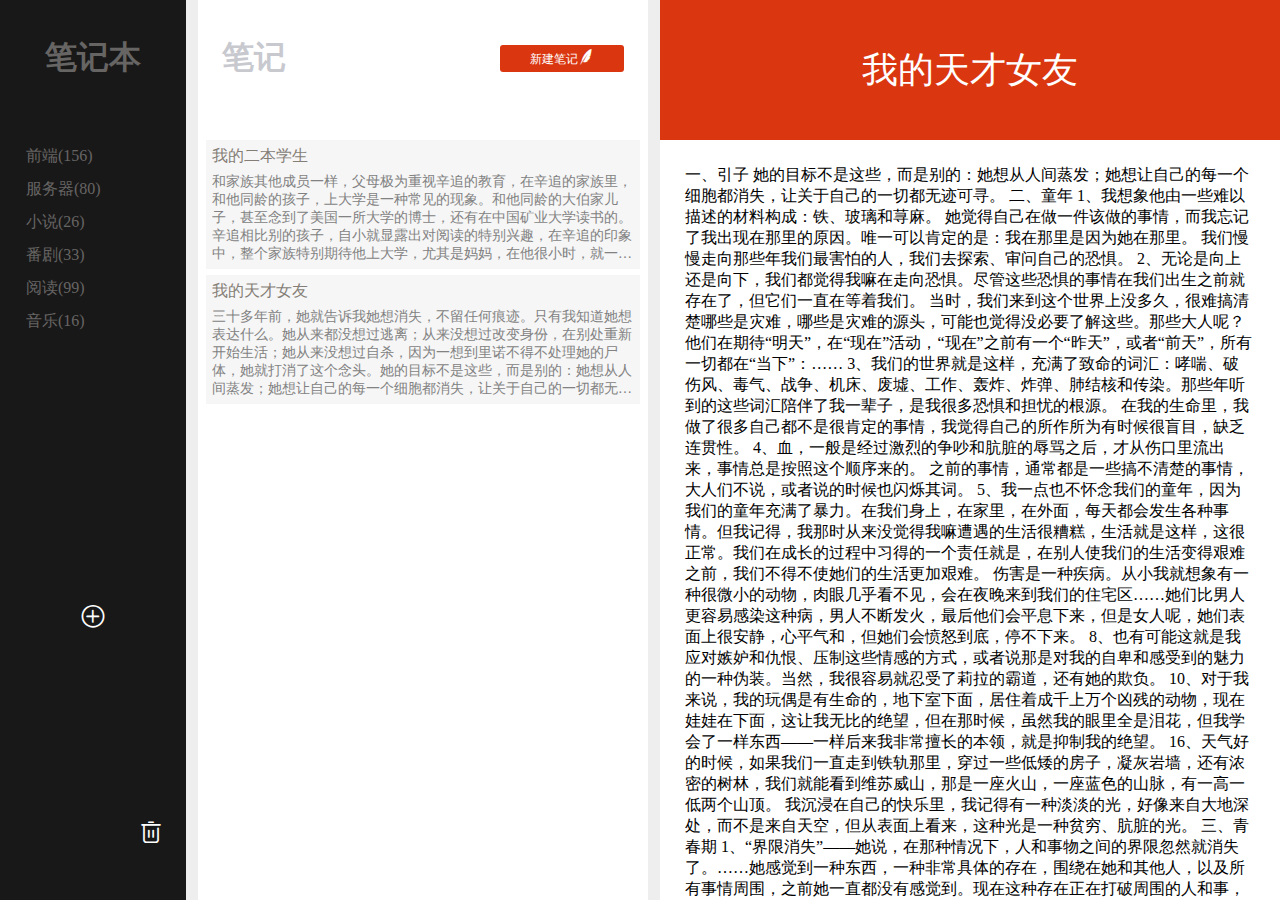
<file: NoteBook/index.html>
<!DOCTYPE html>
<html lang="en">
<head>
  <meta charset="UTF-8">
  <meta http-equiv="X-UA-Compatible" content="IE=edge">
  <meta name="viewport" content="width=device-width, initial-scale=1.0">
  <title>NoteBook</title>
  <link rel="stylesheet" href="./font/iconfont.css">
  <link rel="stylesheet" href="./css/style.css">
</head>
<body>
  <div class="content">
    <!-- 笔记本陈列架 start -->
    <div class="left">
      <div class="title"><h1>笔记本</h1></div>
      <div class="notebookName">
        <ul>
          <li>前端(156)</li>
          <li>服务器(80)</li>
          <li>小说(26)</li>
          <li>番剧(33)</li>
          <li>阅读(99)</li>
          <li>音乐(16)</li>
        </ul>
      </div>
      <div class="addNote"><i class="iconfont icon-xianshi_tianjia"></i></div>
      <div class="delNote"><i class="iconfont icon-shanchu"></i></div>
    </div>
    <!-- 笔记本陈列架 end -->

    <!-- 当前笔记本目录区域 start -->
    <div class="center">
      <div class="title">
        <h1>笔记</h1>
        <div class="editNote">新建笔记<i class="iconfont icon-yongyan"></i></div>
      </div>
      <div class="summary">
        <ul>
          <li>
            <div class="title">我的二本学生</div>
            <p>和家族其他成员一样，父母极为重视辛追的教育，在辛追的家族里，和他同龄的孩子，上大学是一种常见的现象。和他同龄的大伯家儿子，甚至念到了美国一所大学的博士，还有在中国矿业大学读书的。辛追相比别的孩子，自小就显露出对阅读的特别兴趣，在辛追的印象中，整个家族特别期待他上大学，尤其是妈妈，在他很小时，就一次次鼓励他考北大，“北大好啊，你到北大去，妈妈就来北大看你呀”。</p>
          </li>
          <li>
            <div class="title">我的天才女友</div> 
            <p>三十多年前，她就告诉我她想消失，不留任何痕迹。只有我知道她想表达什么。她从来都没想过逃离；从来没想过改变身份，在别处重新开始生活；她从来没想过自杀，因为一想到里诺不得不处理她的尸体，她就打消了这个念头。她的目标不是这些，而是别的：她想从人间蒸发；她想让自己的每一个细胞都消失，让关于自己的一切都无迹可寻。因为我十分了解她，至少我认为我了解她，我觉得她一定找到了办法——不留一丝毛发、从这个世界消失的办法。</p>
          </li>
        </ul>
      </div>
    </div>
    <!-- 当前笔记本目录区域 end -->

    <!-- 当前笔记内容区域 start -->
    <div class="right">
      <div class="top">
        <div class="title">我的天才女友</div>
      </div>
      <div class="content">
        <p>
          一、引子
她的目标不是这些，而是别的：她想从人间蒸发；她想让自己的每一个细胞都消失，让关于自己的一切都无迹可寻。

二、童年
1、我想象他由一些难以描述的材料构成：铁、玻璃和荨麻。
她觉得自己在做一件该做的事情，而我忘记了我出现在那里的原因。唯一可以肯定的是：我在那里是因为她在那里。
我们慢慢走向那些年我们最害怕的人，我们去探索、审问自己的恐惧。
2、无论是向上还是向下，我们都觉得我嘛在走向恐惧。尽管这些恐惧的事情在我们出生之前就存在了，但它们一直在等着我们。
当时，我们来到这个世界上没多久，很难搞清楚哪些是灾难，哪些是灾难的源头，可能也觉得没必要了解这些。那些大人呢？他们在期待“明天”，在“现在”活动，“现在”之前有一个“昨天”，或者“前天”，所有一切都在“当下”：……
3、我们的世界就是这样，充满了致命的词汇：哮喘、破伤风、毒气、战争、机床、废墟、工作、轰炸、炸弹、肺结核和传染。那些年听到的这些词汇陪伴了我一辈子，是我很多恐惧和担忧的根源。
在我的生命里，我做了很多自己都不是很肯定的事情，我觉得自己的所作所为有时候很盲目，缺乏连贯性。
4、血，一般是经过激烈的争吵和肮脏的辱骂之后，才从伤口里流出来，事情总是按照这个顺序来的。
之前的事情，通常都是一些搞不清楚的事情，大人们不说，或者说的时候也闪烁其词。
5、我一点也不怀念我们的童年，因为我们的童年充满了暴力。在我们身上，在家里，在外面，每天都会发生各种事情。但我记得，我那时从来没觉得我嘛遭遇的生活很糟糕，生活就是这样，这很正常。我们在成长的过程中习得的一个责任就是，在别人使我们的生活变得艰难之前，我们不得不使她们的生活更加艰难。
伤害是一种疾病。从小我就想象有一种很微小的动物，肉眼几乎看不见，会在夜晚来到我们的住宅区……她们比男人更容易感染这种病，男人不断发火，最后他们会平息下来，但是女人呢，她们表面上很安静，心平气和，但她们会愤怒到底，停不下来。
8、也有可能这就是我应对嫉妒和仇恨、压制这些情感的方式，或者说那是对我的自卑和感受到的魅力的一种伪装。当然，我很容易就忍受了莉拉的霸道，还有她的欺负。
10、对于我来说，我的玩偶是有生命的，地下室下面，居住着成千上万个凶残的动物，现在娃娃在下面，这让我无比的绝望，但在那时候，虽然我的眼里全是泪花，但我学会了一样东西——一样后来我非常擅长的本领，就是抑制我的绝望。
16、天气好的时候，如果我们一直走到铁轨那里，穿过一些低矮的房子，凝灰岩墙，还有浓密的树林，我们就能看到维苏威山，那是一座火山，一座蓝色的山脉，有一高一低两个山顶。
我沉浸在自己的快乐里，我记得有一种淡淡的光，好像来自大地深处，而不是来自天空，但从表面上看来，这种光是一种贫穷、肮脏的光。

三、青春期
1、“界限消失”——她说，在那种情况下，人和事物之间的界限忽然就消失了。……她感觉到一种东西，一种非常具体的存在，围绕在她和其他人，以及所有事情周围，之前她一直都没有感觉到。现在这种存在正在打破周围的人和事，显露出自己的面目。
6、这是一种可能：要成为事实，那应该产生真正的感情。
我们就像两个老太太一样，在总结自己充满失望的人生。我们手拉着手，没有人能理解我们，只有我们相互了解。
8、她想要改变现状，还是同样的话题：我们应该从穷人变成富人，从一无所有到拥有一切。
13、我希望能激起她的好奇心，让她渴望了解我在外面的生活，让她也介入我的体验，让她也感觉到，她正在失去我的一部分，就像我担心失去她一样。
14、那有什么办法呢，那不勒斯一直都是这样：分割、打碎又重建、钱就流动起来，创造劳动的机会。
父亲紧紧抓住我的手，好像害怕我溜走一样。实际上，我的确想松开他的手，奔跑起来，穿过大路，奔向波光粼粼的大海。
在这个让人震惊的时刻，四处充满了阳光和大海的喧哗，我假装一个人在一座陌生的城市，就像一个全新的我在面对自己的新生。一种全新的生活，从死气沉沉的事物中突然展现出来，我一定能把握住这种新生。我和莉拉，我们在一起战无不胜——我们只有在一起，才能捕捉到那些颜色和声音，还有那些人和事。我们可以讲述故事，赋予那些故事力量。
18、她说：假如没有爱情，不仅人们的生活会变得枯燥，整个城市的生活也会变的无聊。
22、我之前已经提到过了，她将那天发生在她身上的事称为“界限消失”。她告诉我，那就好像一个海上的月圆之夜，忽然天空乌云密布，暴风雨来临，吞没了所有光亮，把那轮皎洁的圆盘打回了原形，让它变成了一团没有任何意义的粗糙物质。
30、这是一种比较久远的担忧，一种从来没有过的恐怖：我担心错过她生命的一些片段，失去她的关注，以及我在她生命中的位置。
33、她脆弱的神经无法再适应没有他的生活，那种荒芜平庸的生活。
34、在读她的信时，我感觉自己能看到、听到她，她的文字传递着她的声音这让我感觉很震撼。这比我们面对面交谈更吸引我，因为写出来的东西要比交谈时更加纯净，去掉了口语中那些混乱的东西，文字栩栩如生。
35、现在，她赋予铜锅一种咄咄逼人的感觉，就像她所面临的难以抉择的处境，她让一把铜锅炸了，像一种暗示，就好像那口锅忽然决定自己裂开。
39、这些想象完全褪色了，也许现在对我们来说：金钱就像水泥，可以加固我的生命，可以防止我们的生命和我最亲爱的人一起溃散，这种感觉越来越强了。但财富最根本的特征已经开始慢慢具体化了，称为每天的生活，称为生意和洽谈。
48、最后，老师说了一句让我至今还记得很清楚的话：“赛鲁罗小时候头脑的聪慧没有找到出口，格雷科，最后她的美丽展现在脸蛋和胸上，还有大腿和屁股上——那些美在这些地方都会昙花一现，就像从来没拥有过一样。”
52、我把我从学校学到的修辞技艺运用到了这里，办法就是：每一次当你不知道怎么回答问题时，你要在前言部分长篇大论，要用一种非常确信的声音分析问题，就好像自己知道结论一样。（莉拉称之为用言语捉弄人）
57、我从来都没看到过她全裸的样子，这让我有些难为情。现在看来，当时我的尴尬是因为自己被她完美的身体所吸引，我见证了她十六岁时的美丽，因为在几小时之后，斯特凡诺就会抚摸她、进入她、改变她，可能会让她怀孕。
但最后，唯一一个挥之不去想法是：在大清早，我从头到脚把她清洗干净，晚上斯特凡诺会把她彻底玷污。
59、在开向贺拉斯街的那段路上，我开始明显地感觉到，自己和其他人格格不入，这让我很不开心。我和那些孩子一起长大，我觉得他们的做法非常正常，他们充满暴力的语言也属于我的世界，但是我的日常生活却走上了另外一条道路。
60、我错了，莉拉还是留在了那里，她受制于那个世界的生活方式，并认为自己已经获得了最好的安置，那个年轻男人是她在这个世界里最好的选择。
她的生活和我的求学之路，已经没有任何共同之处了。忽然间我觉得非常孤单。
        </p>
      </div>
    </div>
    <!-- 当前笔记内容区域 end -->
  </div>
</body>
</html>
</file>
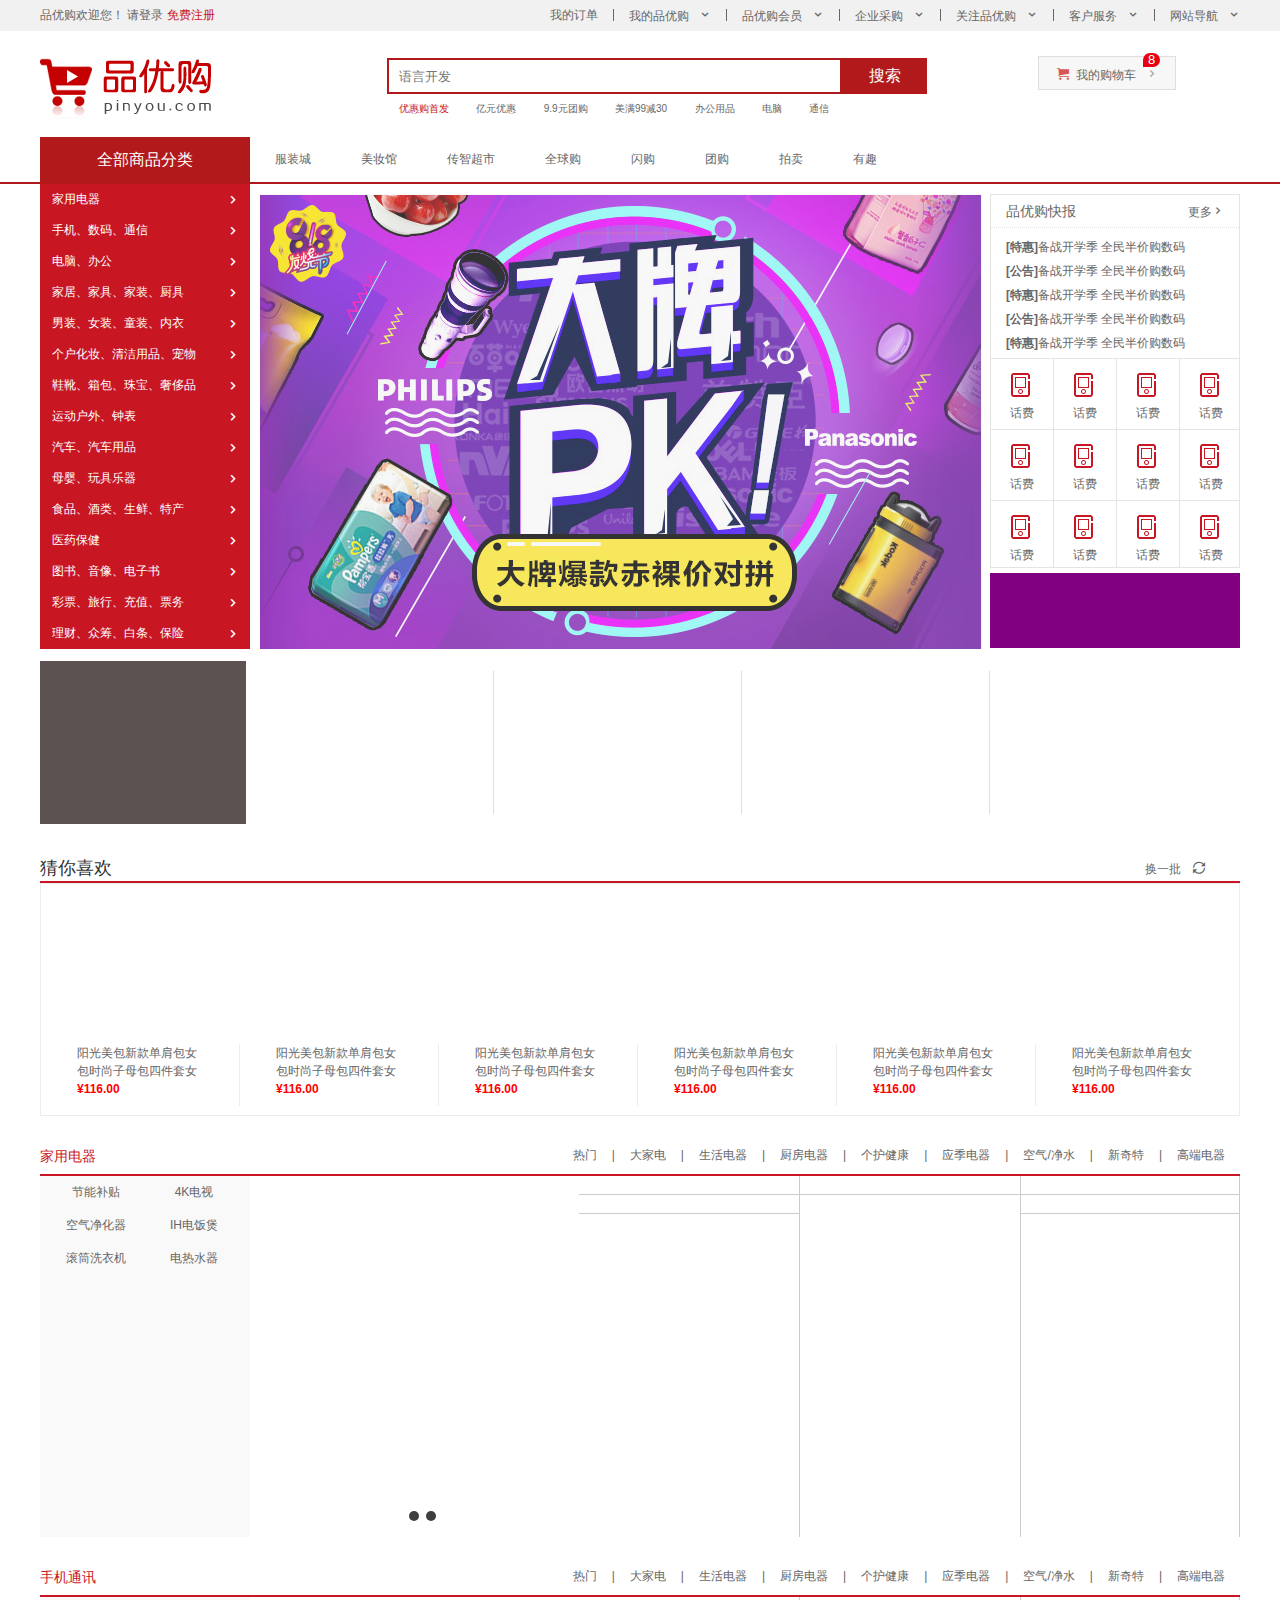
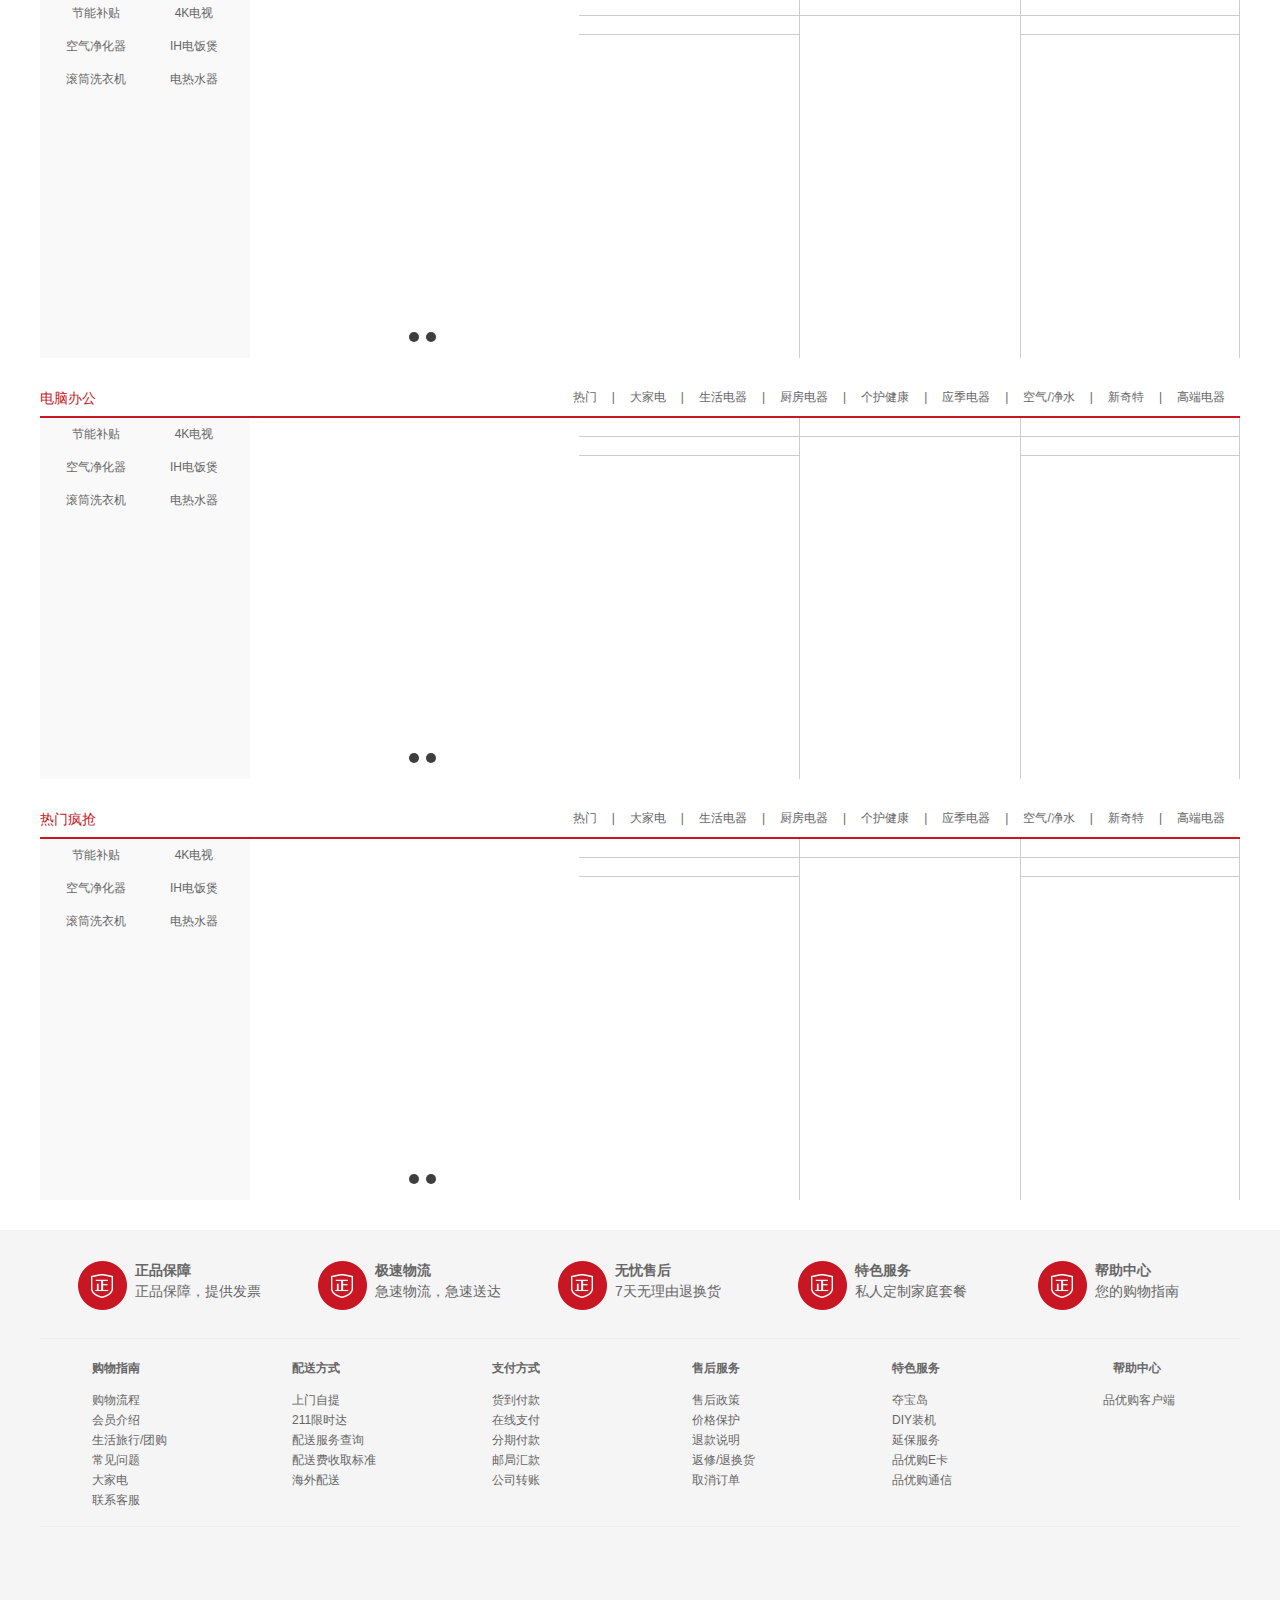
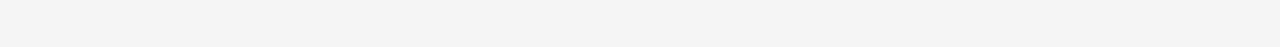
<file: 仿写静态页面/PC端/shopping/index.html>
<!DOCTYPE html>
<html lang="en">

<head>
  <meta charset="UTF-8">
  <meta http-equiv="X-UA-Compatible" content="IE=edge">
  <meta name="viewport" content="width=device-width, initial-scale=1.0">
  <title>品优购(PY.COM)-正品低价、品质保障、配送及时、轻松购物！</title>
  <!-- 网站说明 -->
  <meta name="description" content="品优购PY.COM-专业的综合网上购物商城，为您提供正品低价的购物选择、优质便捷的服务体验。
    商品来自全球数十万品牌商家，囊括家电、手机、电脑、服装、居家、母婴、美妆、个护、食品、生鲜等丰富品类，满足各种购物需求。" />
  <!-- 关键字 -->
  <meta name="Keywords" content="网上购物,网上商城,家电,手机,电脑,服装,居家,母婴,美妆,个护,食品,生鲜,品优购" />
  <!-- 引入favicon图标 -->
  <link rel="shortcut icon" href="favicon.ico" />
  <!-- 引入CSS初始化样式文件 -->
  <link rel="stylesheet" href="css/base.css">
  <!-- 引入CSS公共样式文件 -->
  <link rel="stylesheet" href="css/common.css">
  <!-- 引入index首页样式文件 -->
  <link rel="stylesheet" href="css/index.css">
  <!-- 引入jquery.min.js文件 -->
  <script src="./js/jquery.min.js"></script>
  <!-- 引入index.js文件 -->
  <script src="./js/index.js"></script>
</head>

<body>
  <!-- 电梯导航 start -->
  <div>
    <ul class="fixedtool">
      <li>家用电器</li>
      <li>手机通讯</li>
      <li>电脑办公</li>
      <li>热门疯抢</li>
    </ul>
  </div>
  <!-- 电梯导航 end -->

  <!-- 快捷导航栏模块 start -->
  <section class="shortcut">
    <div class="w">
      <div class="fl">
        <ul>
          <li>品优购欢迎您！&nbsp;</li>
          <li><a href="#">请登录</a>&nbsp;<a href="register.html" class="fontcolor-red">免费注册</a></li>
        </ul>
      </div>
      <div class="fr">
        <ul>
          <li>我的订单</li>
          <li></li>
          <li class="arrow-icon">我的品优购</li>
          <li></li>
          <li class="arrow-icon">品优购会员</li>
          <li></li>
          <li class="arrow-icon">企业采购</li>
          <li></li>
          <li class="arrow-icon">关注品优购</li>
          <li></li>
          <li class="arrow-icon">客户服务</li>
          <li></li>
          <li class="arrow-icon">网站导航</li>
        </ul>
      </div>
    </div>
  </section>
  <!-- 快捷导航栏模块 end -->

  <!-- header头部模块 start -->
  <header class="header w">
    <!-- logo模块 -->
    <div class="logo">
      <h1>
        <a href="#" title="品优购商城logo">品优购商城</a>
      </h1>
    </div>
    <!-- search模块 -->
    <div class="search">
      <input type="text" placeholder="语言开发">
      <button>搜索</button>
    </div>

    <!-- hotwords热关键词模块 -->
    <div class="hotwords">
      <a href="#" class="fontcolor-red">优惠购首发</a>
      <a href="#">亿元优惠</a>
      <a href="#">9.9元团购</a>
      <a href="#">美满99减30</a>
      <a href="#">办公用品</a>
      <a href="#">电脑</a>
      <a href="#">通信</a>
    </div>

    <!-- shopcar购物车模块 -->
    <div class="shopcar">
      <a href="#">我的购物车</a>
      <i class="count">8</i>
    </div>

  </header>
  <!-- header头部模块 end -->

  <!-- nav导航模块 start -->
  <nav class="nav">
    <div class="w">
      <div class="dropdown">
        <div class="dt">全部商品分类</div>
        <div class="dd">
          <ul>
            <li><a href="#">家用电器</a></li>
            <li><a href="list.html">手机、数码、通信</a> </li>
            <li><a href="#">电脑、办公 </a> </li>
            <li><a href="#">家居、家具、家装、厨具 </a> </li>
            <li><a href="#">男装、女装、童装、内衣 </a> </li>
            <li><a href="#">个户化妆、清洁用品、宠物</a> </li>
            <li><a href="#">鞋靴、箱包、珠宝、奢侈品</a> </li>
            <li><a href="#">运动户外、钟表 </a> </li>
            <li><a href="#">汽车、汽车用品 </a> </li>
            <li><a href="#">母婴、玩具乐器 </a> </li>
            <li><a href="#">食品、酒类、生鲜、特产 </a> </li>
            <li><a href="#">医药保健 </a> </li>
            <li><a href="#">图书、音像、电子书 </a> </li>
            <li><a href="#">彩票、旅行、充值、票务 </a> </li>
            <li><a href="#">理财、众筹、白条、保险 </a> </li>
          </ul>
        </div>
      </div>
      <div class="navitems">
        <ul>
          <li><a href="#">服装城</a></li>
          <li><a href="#">美妆馆</a></li>
          <li><a href="#">传智超市</a></li>
          <li><a href="#">全球购 </a></li>
          <li><a href="#">闪购</a></li>
          <li><a href="#">团购 </a></li>
          <li><a href="#">拍卖 </a></li>
          <li><a href="#">有趣</a></li>
        </ul>
      </div>
    </div>
  </nav>
  <!-- nav导航模块 end -->

  <!-- main主要模块 start -->
  <div class="w">
    <div class="main">
      <div class="focus">
        <ul>
          <li><img data-lazy-src="upload/focus1.png" alt=""></li>
        </ul>
      </div>
      <div class="newsflash">
        <div class="news">
          <div class="news_head">
            <h5>品优购快报</h5>
            <a href="#">更多</a>
          </div>
          <div class="news_body">
            <ul>
              <li><a href="#"><strong>[特惠]</strong>备战开学季&nbsp;全民半价购数码</a></li>
              <li><a href="#"><strong>[公告]</strong>备战开学季&nbsp;全民半价购数码</a></li>
              <li><a href="#"><strong>[特惠]</strong>备战开学季&nbsp;全民半价购数码</a></li>
              <li><a href="#"><strong>[公告]</strong>备战开学季&nbsp;全民半价购数码</a></li>
              <li><a href="#"><strong>[特惠]</strong>备战开学季&nbsp;全民半价购数码</a></li>
            </ul>
          </div>
        </div>
        <div class="lifeservice">
          <ul>
            <li><i></i>
              <p>话费</p>
            </li>
            <li><i></i>
              <p>话费</p>
            </li>
            <li><i></i>
              <p>话费</p>
            </li>
            <li><i></i>
              <p>话费</p>
            </li>
            <li><i></i>
              <p>话费</p>
            </li>
            <li><i></i>
              <p>话费</p>
            </li>
            <li><i></i>
              <p>话费</p>
            </li>
            <li><i></i>
              <p>话费</p>
            </li>
            <li><i></i>
              <p>话费</p>
            </li>
            <li><i></i>
              <p>话费</p>
            </li>
            <li><i></i>
              <p>话费</p>
            </li>
            <li><i></i>
              <p>话费</p>
            </li>
          </ul>
        </div>
        <div class="bargain"><img data-lazy-src="upload/bargain.png" alt=""></div>
      </div>
    </div>
  </div>
  <!-- main主要模块 end -->

  <!-- 推荐模块 start -->
  <div class="recom w">
    <div class="recom_hd"><img data-lazy-src="images/recom.png" alt=""></div>
    <div class="recom_bd">
      <ul>
        <li><img data-lazy-src="upload/recom_03.jpg" alt=""></li>
        <li><img data-lazy-src="upload/recom_03.jpg" alt=""></li>
        <li><img data-lazy-src="upload/recom_03.jpg" alt=""></li>
        <li><img data-lazy-src="upload/recom_03.jpg" alt=""></li>
      </ul>
    </div>
  </div>
  <!-- 推荐模块 end -->

  <!-- 猜你喜欢模块 start -->
  <div class="maybe_like w">
    <div class="box_hd">
      <h3 class="title">猜你喜欢</h3>
      <a href="#" class="more-link">换一批
        <i class="iconfont-loop"></i>
      </a>
    </div>
    <div class="box_bd">
      <ul>
        <li>
          <a href="#" class="brick-item">
           <div class="figure-img">
            <img width="160" height="160" data-lazy-src="upload/图层152.png" alt="">
           </div>
           <div class="detail">
            <h4 class="title">阳光美包新款单肩包女</h4>
            <p class="desc">包时尚子母包四件套女</p>
            <p class="price">¥116.00</p>
           </div>
        </a>
        </li>
        <li>
        <a href="#" class="brick-item">
         <div class="figure-img">
          <img width="160" height="160" data-lazy-src="upload/图层152.png" alt="">
         </div>
         <div class="detail">
          <h4 class="title">阳光美包新款单肩包女</h4>
          <p class="desc">包时尚子母包四件套女</p>
          <p class="price">¥116.00</p>
         </div>
      </a>
        </li>
        <li>
          <a href="#" class="brick-item">
           <div class="figure-img">
            <img width="160" height="160" data-lazy-src="upload/图层152.png" alt="">
           </div>
           <div class="detail">
            <h4 class="title">阳光美包新款单肩包女</h4>
            <p class="desc">包时尚子母包四件套女</p>
            <p class="price">¥116.00</p>
           </div>
        </a>
        </li>
        <li>
          <a href="#" class="brick-item">
           <div class="figure-img">
            <img width="160" height="160" data-lazy-src="upload/图层152.png" alt="">
           </div>
           <div class="detail">
            <h4 class="title">阳光美包新款单肩包女</h4>
            <p class="desc">包时尚子母包四件套女</p>
            <p class="price">¥116.00</p>
           </div>
        </a>
        </li>
        <li>
          <a href="#" class="brick-item">
           <div class="figure-img">
            <img width="160" height="160" data-lazy-src="upload/图层152.png" alt="">
           </div>
           <div class="detail">
            <h4 class="title">阳光美包新款单肩包女</h4>
            <p class="desc">包时尚子母包四件套女</p>
            <p class="price">¥116.00</p>
           </div>
        </a>
        </li>
        <li>
          <a href="#" class="brick-item">
           <div class="figure-img">
            <img width="160" height="160" data-lazy-src="upload/图层152.png" alt="">
           </div>
           <div class="detail">
            <h4 class="title">阳光美包新款单肩包女</h4>
            <p class="desc">包时尚子母包四件套女</p>
            <p class="price">¥116.00</p>
           </div>
        </a>
        </li>
      </ul>
    </div>
  </div>
  <!-- 猜你喜欢模块 end -->

  <!-- floor楼层模块 start -->
  <div class="floor">
    <!-- 第一层楼家用电器层 -->
    <div class="jiadian w">
      <div class="box_hd">
        <h3>家用电器</h3>
        <div class="tab_list">
          <ul> 
            <li><a href="#">热门</a>|</li>
            <li><a href="#">大家电</a>|</li>
            <li><a href="#">生活电器</a>|</li>
            <li><a href="#">厨房电器</a>|</li>
            <li><a href="#">个护健康</a>|</li>
            <li><a href="#">应季电器</a>|</li>
            <li><a href="#">空气/净水</a>|</li>
            <li><a href="#">新奇特</a>|</li>
            <li><a href="#">高端电器</a></li>
          </ul>
        </div>
      </div>
      <div class="box_bd">
        <div class="tab_content">
          <div class="tab_list_item">
            <div class="col_210">
              <ul>
                <li><a href="#">节能补贴</a></li>
                <li><a href="#">4K电视</a></li>
                <li><a href="#">空气净化器</a></li>
                <li><a href="#">IH电饭煲</a></li>
                <li><a href="#">滚筒洗衣机</a></li>
                <li><a href="#">电热水器</a></li>
              </ul>
              <a href="#"><img data-lazy-src="upload/floor-1-1.png" alt=""></a>
            </div>
            <div class="col_329">
              <a href="#"><img data-lazy-src="upload/floor-1-b01.png" alt=""></a>
              <div class="swiper-pagination">
                <a href="#" class="swiper-pagination-bullet swiper-pagination-clickable"></a>
                <a href="#" class="swiper-pagination-bullet"></a>
                <a href="#" class="swiper-pagination-bullet"></a>
              </div>
            </div>
            <div class="col_221">
              <a href="#" class="bb"><img data-lazy-src="upload/floor-1-2.png" alt=""></a>
              <a href="#" class="bb"><img data-lazy-src="upload/floor-1-3.png" alt=""></a>
            </div>
            <div class="col_221">
              <a href="#" class="bb"><img data-lazy-src="upload/floor-1-4.png" alt=""></a>
            </div>
            <div class="col_219">
              <a href="#" class="bb"><img data-lazy-src="upload/floor-1-5.png" alt=""></a>
              <a href="#" class="bb"><img data-lazy-src="upload/floor-1-6.png" alt=""></a>
            </div>
          </div>
        </div>
      </div>
    </div>
    <!-- 第二层楼手机通讯层 -->
    <div class="shouji w">
      <div class="box_hd">
        <h3>手机通讯</h3>
        <div class="tab_list">
          <ul> 
            <li><a href="#">热门</a>|</li>
            <li><a href="#">大家电</a>|</li>
            <li><a href="#">生活电器</a>|</li>
            <li><a href="#">厨房电器</a>|</li>
            <li><a href="#">个护健康</a>|</li>
            <li><a href="#">应季电器</a>|</li>
            <li><a href="#">空气/净水</a>|</li>
            <li><a href="#">新奇特</a>|</li>
            <li><a href="#">高端电器</a></li>
          </ul>
        </div>
      </div>
      <div class="box_bd">
        <div class="tab_content">
          <div class="tab_list_item">
            <div class="col_210">
              <ul>
                <li><a href="#">节能补贴</a></li>
                <li><a href="#">4K电视</a></li>
                <li><a href="#">空气净化器</a></li>
                <li><a href="#">IH电饭煲</a></li>
                <li><a href="#">滚筒洗衣机</a></li>
                <li><a href="#">电热水器</a></li>
              </ul>
              <a href="#"><img data-lazy-src="upload/floor-1-1.png" alt=""></a>
            </div>
            <div class="col_329">
              <a href="#"><img data-lazy-src="upload/floor-1-b01.png" alt=""></a>
              <div class="swiper-pagination">
                <a href="#" class="swiper-pagination-bullet swiper-pagination-clickable"></a>
                <a href="#" class="swiper-pagination-bullet"></a>
                <a href="#" class="swiper-pagination-bullet"></a>
              </div>
            </div>
            <div class="col_221">
              <a href="#" class="bb"><img data-lazy-src="upload/floor-1-2.png" alt=""></a>
              <a href="#" class="bb"><img data-lazy-src="upload/floor-1-3.png" alt=""></a>
            </div>
            <div class="col_221">
              <a href="#" class="bb"><img data-lazy-src="upload/floor-1-4.png" alt=""></a>
            </div>
            <div class="col_219">
              <a href="#" class="bb"><img data-lazy-src="upload/floor-1-5.png" alt=""></a>
              <a href="#" class="bb"><img data-lazy-src="upload/floor-1-6.png" alt=""></a>
            </div>
          </div>
        </div>
      </div>
    </div>
    <!-- 第三层楼电脑办公层 -->
    <div class="diannao w">
      <div class="box_hd">
        <h3>电脑办公</h3>
        <div class="tab_list">
          <ul> 
            <li><a href="#">热门</a>|</li>
            <li><a href="#">大家电</a>|</li>
            <li><a href="#">生活电器</a>|</li>
            <li><a href="#">厨房电器</a>|</li>
            <li><a href="#">个护健康</a>|</li>
            <li><a href="#">应季电器</a>|</li>
            <li><a href="#">空气/净水</a>|</li>
            <li><a href="#">新奇特</a>|</li>
            <li><a href="#">高端电器</a></li>
          </ul>
        </div>
      </div>
      <div class="box_bd">
        <div class="tab_content">
          <div class="tab_list_item">
            <div class="col_210">
              <ul>
                <li><a href="#">节能补贴</a></li>
                <li><a href="#">4K电视</a></li>
                <li><a href="#">空气净化器</a></li>
                <li><a href="#">IH电饭煲</a></li>
                <li><a href="#">滚筒洗衣机</a></li>
                <li><a href="#">电热水器</a></li>
              </ul>
              <a href="#"><img data-lazy-src="upload/floor-1-1.png" alt=""></a>
            </div>
            <div class="col_329">
              <a href="#"><img data-lazy-src="upload/floor-1-b01.png" alt=""></a>
              <div class="swiper-pagination">
                <a href="#" class="swiper-pagination-bullet swiper-pagination-clickable"></a>
                <a href="#" class="swiper-pagination-bullet"></a>
                <a href="#" class="swiper-pagination-bullet"></a>
              </div>
            </div>
            <div class="col_221">
              <a href="#" class="bb"><img data-lazy-src="upload/floor-1-2.png" alt=""></a>
              <a href="#" class="bb"><img data-lazy-src="upload/floor-1-3.png" alt=""></a>
            </div>
            <div class="col_221">
              <a href="#" class="bb"><img data-lazy-src="upload/floor-1-4.png" alt=""></a>
            </div>
            <div class="col_219">
              <a href="#" class="bb"><img data-lazy-src="upload/floor-1-5.png" alt=""></a>
              <a href="#" class="bb"><img data-lazy-src="upload/floor-1-6.png" alt=""></a>
            </div>
          </div>
        </div>
      </div>
    </div>
    <!-- 第四层楼热门疯抢层 -->
    <div class="reme w">
      <div class="box_hd">
        <h3>热门疯抢</h3>
        <div class="tab_list">
          <ul> 
            <li><a href="#">热门</a>|</li>
            <li><a href="#">大家电</a>|</li>
            <li><a href="#">生活电器</a>|</li>
            <li><a href="#">厨房电器</a>|</li>
            <li><a href="#">个护健康</a>|</li>
            <li><a href="#">应季电器</a>|</li>
            <li><a href="#">空气/净水</a>|</li>
            <li><a href="#">新奇特</a>|</li>
            <li><a href="#">高端电器</a></li>
          </ul>
        </div>
      </div>
      <div class="box_bd">
        <div class="tab_content">
          <div class="tab_list_item">
            <div class="col_210">
              <ul>
                <li><a href="#">节能补贴</a></li>
                <li><a href="#">4K电视</a></li>
                <li><a href="#">空气净化器</a></li>
                <li><a href="#">IH电饭煲</a></li>
                <li><a href="#">滚筒洗衣机</a></li>
                <li><a href="#">电热水器</a></li>
              </ul>
              <a href="#"><img data-lazy-src="upload/floor-1-1.png" alt=""></a>
            </div>
            <div class="col_329">
              <a href="#"><img data-lazy-src="upload/floor-1-b01.png" alt=""></a>
              <div class="swiper-pagination">
                <a href="#" class="swiper-pagination-bullet swiper-pagination-clickable"></a>
                <a href="#" class="swiper-pagination-bullet"></a>
                <a href="#" class="swiper-pagination-bullet"></a>
              </div>
            </div>
            <div class="col_221">
              <a href="#" class="bb"><img data-lazy-src="upload/floor-1-2.png" alt=""></a>
              <a href="#" class="bb"><img data-lazy-src="upload/floor-1-3.png" alt=""></a>
            </div>
            <div class="col_221">
              <a href="#" class="bb"><img data-lazy-src="upload/floor-1-4.png" alt=""></a>
            </div>
            <div class="col_219">
              <a href="#" class="bb"><img data-lazy-src="upload/floor-1-5.png" alt=""></a>
              <a href="#" class="bb"><img data-lazy-src="upload/floor-1-6.png" alt=""></a>
            </div>
          </div>
        </div>
      </div>
    </div>
  </div>
  <!-- floor楼层模块 end -->

  <!-- 底部footer模块 start-->
  <footer class="footer">
    <div class="w">
      <div class="mod_service">
        <ul>
          <li>
            <h5></h5>
            <div class="service_txt">
              <h4>正品保障</h4>
              <p>正品保障，提供发票</p>
            </div>
          </li>
          <li>
            <h5></h5>
            <div class="service_txt">
              <h4>极速物流</h4>
              <p>急速物流，急速送达</p>
            </div>
          </li>
          <li>
            <h5></h5>
            <div class="service_txt">
              <h4>无忧售后</h4>
              <p>7天无理由退换货</p>
            </div>
          </li>
          <li>
            <h5></h5>
            <div class="service_txt">
              <h4>特色服务</h4>
              <p>私人定制家庭套餐</p>
            </div>
          </li>
          <li>
            <h5></h5>
            <div class="service_txt">
              <h4>帮助中心</h4>
              <p>您的购物指南</p>
            </div>
          </li>
        </ul>
      </div>
      <div class="mod_help">
        <dl>
          <dt>购物指南</dt>
          <dd><a href="#">购物流程</a></dd>
          <dd><a href="#">会员介绍</a></dd>
          <dd><a href="#">生活旅行/团购</a></dd>
          <dd><a href="#">常见问题</a></dd>
          <dd><a href="#">大家电</a></dd>
          <dd><a href="#">联系客服</a></dd>
        </dl>
        <dl>
          <dt>配送方式</dt>
          <dd><a href="#">上门自提</a></dd>
          <dd><a href="#">211限时达</a></dd>
          <dd><a href="#">配送服务查询</a></dd>
          <dd><a href="#">配送费收取标准</a></dd>
          <dd><a href="#">海外配送</a></dd>
        </dl>
        <dl>
          <dt>支付方式</dt>
          <dd><a href="#">货到付款</a></dd>
          <dd><a href="#">在线支付</a></dd>
          <dd><a href="#">分期付款</a></dd>
          <dd><a href="#">邮局汇款</a></dd>
          <dd><a href="#">公司转账</a></dd>
        </dl>
        <dl>
          <dt>售后服务</dt>
          <dd><a href="#">售后政策</a></dd>
          <dd><a href="#">价格保护</a></dd>
          <dd><a href="#">退款说明</a></dd>
          <dd><a href="#">返修/退换货</a></dd>
          <dd><a href="#">取消订单</a></dd>
        </dl>
        <dl>
          <dt>特色服务</dt>
          <dd><a href="#">夺宝岛</a></dd>
          <dd><a href="#">DIY装机</a></dd>
          <dd><a href="#">延保服务</a></dd>
          <dd><a href="#">品优购E卡</a></dd>
          <dd><a href="#">品优购通信</a></dd>
        </dl>
        <dl>
          <dt>帮助中心</dt>
          <dd>
            <img data-lazy-src="images/wx_cz.jpg" alt="图片加载失败">
            品优购客户端
          </dd>
        </dl>
      </div>
    </div>
  </footer>
  <!-- 底部footer模块 end-->

   <!-- 必须在这里引入EasyLazyload.min.js文件 -->
   <script src="./js/EasyLazyload.min.js"></script>
</body>

</html>
</file>
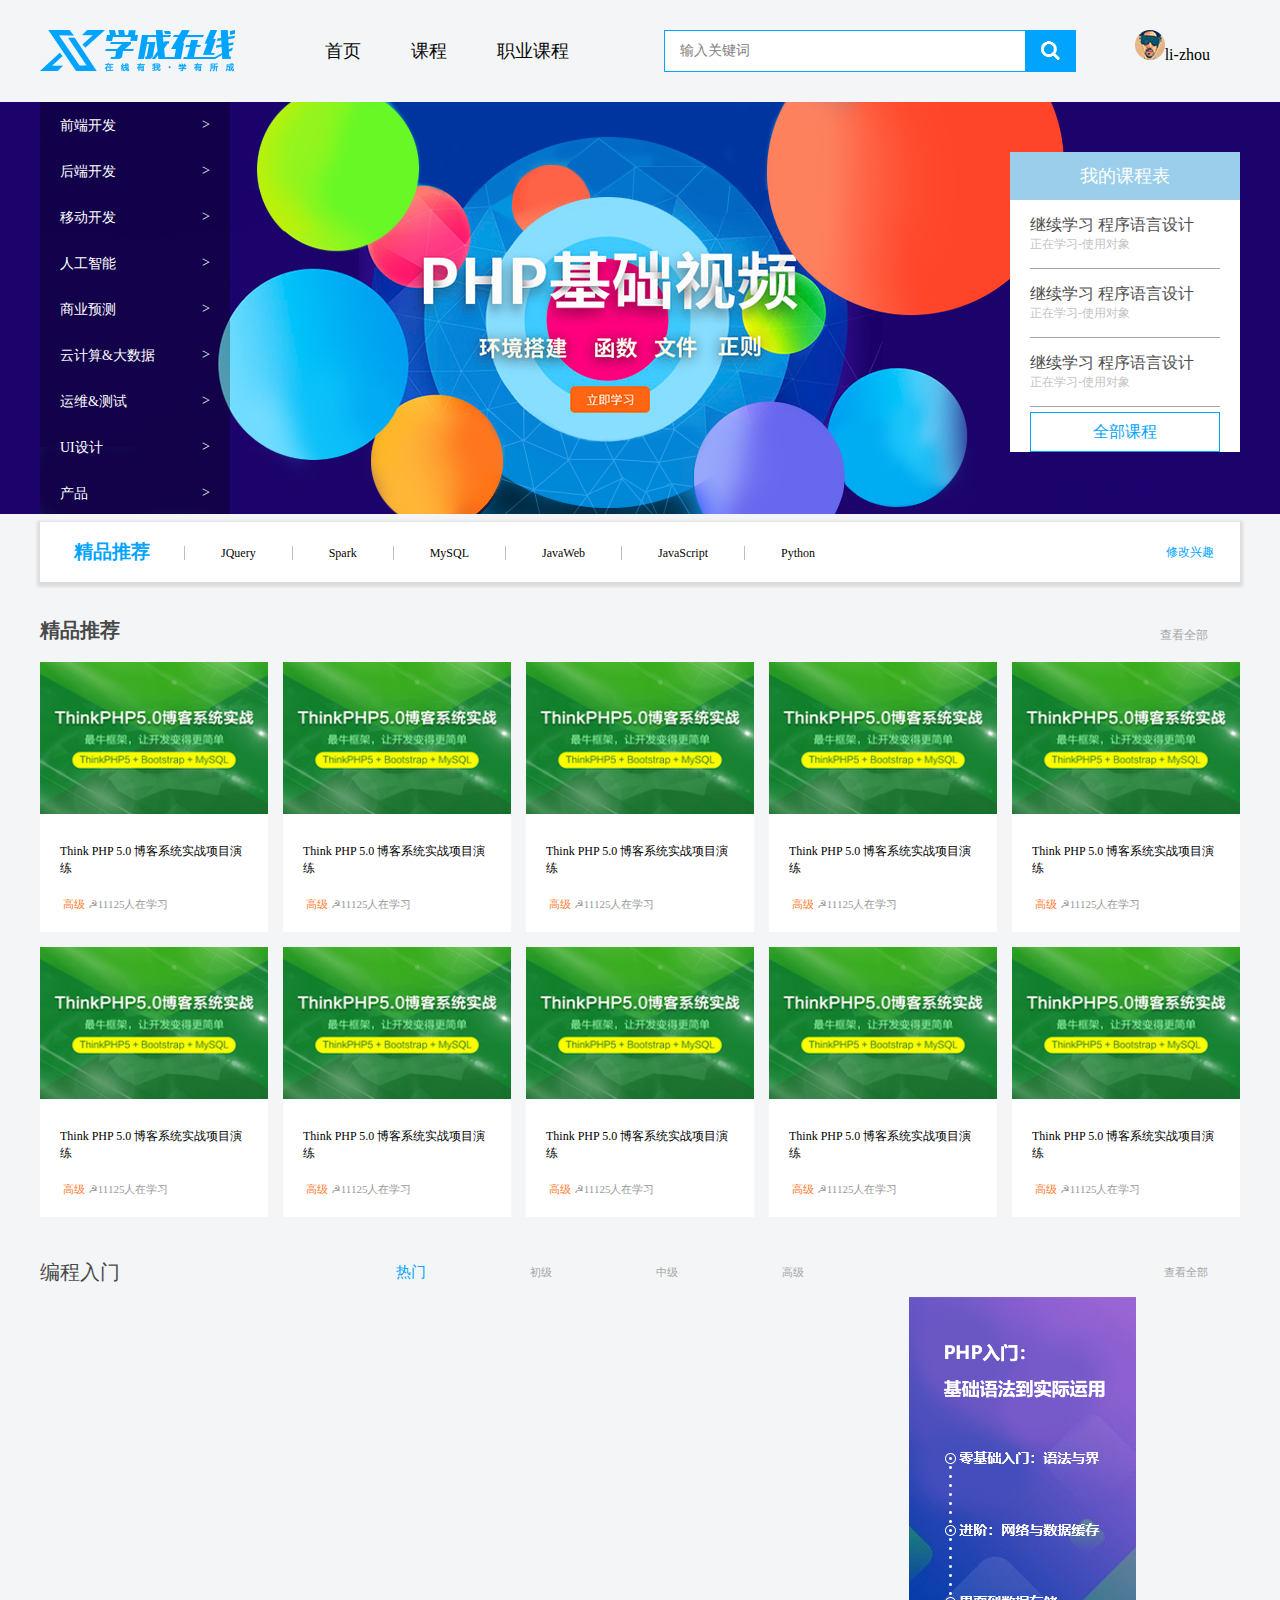
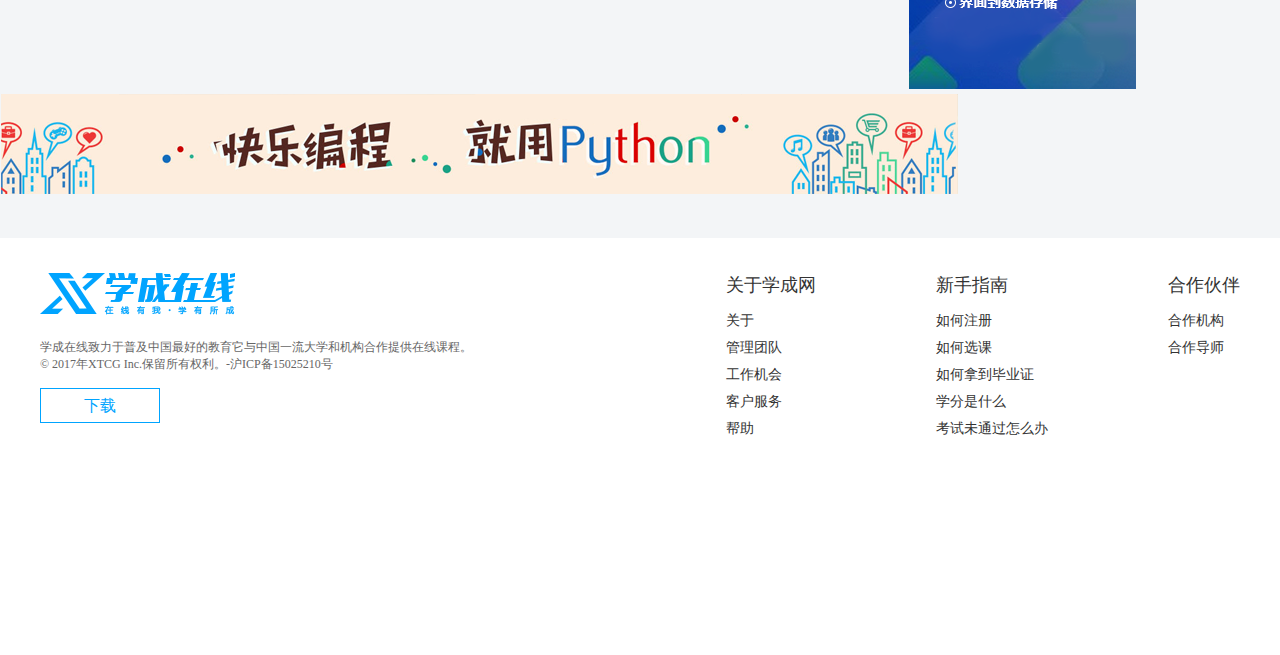
<file: 仿写静态页面/PC端/study/index.html>
<!DOCTYPE html>
<html lang="en">
<head>
    <meta charset="UTF-8">
    <meta http-equiv="X-UA-Compatible" content="IE=edge">
    <meta name="viewport" content="width=device-width, initial-scale=1.0">
    <title>学成在线首页</title>
    <link rel="stylesheet" href="styles.css">
</head>
<body>
    <!-- 头部导航开始了 -->
    <div class="header w">
      <!-- logo部分 -->
      <div class="logo">
        <img src="images/logo.png">
      </div>
      <!-- 导航栏部分 -->
      <div class="nav">
        <ul>
            <li><a href="#">首页</a></li>
            <li><a href="#">课程</a></li>
            <li><a href="#">职业课程</a></li>
        </ul>
      </div>
      <div class="search">
        <input type="text" value="输入关键词">
        <button></button>
      </div>
     <!-- 用户模块 -->
      <div class="user">
        <img src="images/user.png" >li-zhou
      </div>
    </div>
    <!-- 头部导航结束了 -->

    <!-- Banner部分start -->
    <div class="banner">
        <div class="w">
            <div class="subnav">
                <ul>
                    <li><a href="#">前端开发 <span>&gt;</span></a></li>
                    <li><a href="#">后端开发 <span>&gt;</span></a></li>
                    <li><a href="#">移动开发 <span>&gt;</span></a></li>
                    <li><a href="#">人工智能 <span>&gt;</span></a></li>
                    <li><a href="#">商业预测 <span>&gt;</span></a></li>
                    <li><a href="#">云计算&大数据 <span>&gt;</span></a></li>
                    <li><a href="#">运维&测试  <span>&gt;</span></a></li>
                    <li><a href="#">UI设计 <span>&gt;</span></a></li>
                    <li><a href="#">产品 <span>&gt;</span></a></li>
                </ul>
            </div>
            <div class="course">
                <h2>我的课程表</h2>
                <div class="bd">
                    <ul>
                        <li>
                            <h4>继续学习&nbsp;程序语言设计</h4>
                            <p>正在学习-使用对象</p>
                        </li>
                        <li>
                            <h4>继续学习&nbsp;程序语言设计</h4>
                            <p>正在学习-使用对象</p>
                        </li>
                        <li>
                            <h4>继续学习&nbsp;程序语言设计</h4>
                            <p>正在学习-使用对象</p>
                        </li>
                    </ul>
                    <a href="#" class="more">全部课程</a>
                </div>
            </div>
        </div>
    </div>
    <!-- Banner部分end   -->

    <!-- 修改兴趣模块开始 -->
    <div class="goods w">
        <h3>精品推荐</h3>
        <ul class="goodsitems">
            <li><a href="#">JQuery</a></li>
            <li><a href="#">Spark</a></li>
            <li><a href="#">MySQL</a></li>
            <li><a href="#">JavaWeb</a></li>
            <li><a href="#">JavaScript</a></li>
            <li><a href="#">Python</a></li>
        </ul>
        <a href="#" class="mod">修改兴趣</a>
    </div>
    <!-- 修改兴趣模块结束 -->

    <!-- 精品推荐模块开始 -->
    <div class="box w">
        <div class="box-hd">
            <h3>精品推荐</h3>
            <a href="#">查看全部</a>
        </div>
        <div class="box-bd">
            <ul class="clearfix">
                <li>
                    <img src="images/pic.png" alt="加载失败">
                    <h4>Think PHP 5.0 博客系统实战项目演练</h4>
                    <div class="info">
                        <span>高级</span>
                        &#9773;11125人在学习
                    </div>
                </li>
                <li>
                    <img src="images/pic.png" alt="加载失败">
                    <h4>Think PHP 5.0 博客系统实战项目演练</h4>
                    <div class="info">
                        <span>高级</span>
                        &#9773;11125人在学习
                    </div>
                </li>
                <li>
                    <img src="images/pic.png" alt="加载失败">
                    <h4>Think PHP 5.0 博客系统实战项目演练</h4>
                    <div class="info">
                        <span>高级</span>
                        &#9773;11125人在学习
                    </div>
                </li>
                <li>
                    <img src="images/pic.png" alt="加载失败">
                    <h4>Think PHP 5.0 博客系统实战项目演练</h4>
                    <div class="info">
                        <span>高级</span>
                        &#9773;11125人在学习
                    </div>
                </li>
                <li>
                    <img src="images/pic.png" alt="加载失败">
                    <h4>Think PHP 5.0 博客系统实战项目演练</h4>
                    <div class="info">
                        <span>高级</span>
                        &#9773;11125人在学习
                    </div>
                </li>
                <li>
                    <img src="images/pic.png" alt="加载失败">
                    <h4>Think PHP 5.0 博客系统实战项目演练</h4>
                    <div class="info">
                        <span>高级</span>
                        &#9773;11125人在学习
                    </div>
                </li>
                <li>
                    <img src="images/pic.png" alt="加载失败">
                    <h4>Think PHP 5.0 博客系统实战项目演练</h4>
                    <div class="info">
                        <span>高级</span>
                        &#9773;11125人在学习
                    </div>
                </li>
                <li>
                    <img src="images/pic.png" alt="加载失败">
                    <h4>Think PHP 5.0 博客系统实战项目演练</h4>
                    <div class="info">
                        <span>高级</span>
                        &#9773;11125人在学习
                    </div>
                </li>
                <li>
                    <img src="images/pic.png" alt="加载失败">
                    <h4>Think PHP 5.0 博客系统实战项目演练</h4>
                    <div class="info">
                        <span>高级</span>
                        &#9773;11125人在学习
                    </div>
                </li>
                <li>
                    <img src="images/pic.png" alt="加载失败">
                    <h4>Think PHP 5.0 博客系统实战项目演练</h4>
                    <div class="info">
                        <span>高级</span>
                        &#9773;11125人在学习
                    </div>
                </li>
            </ul>
        </div>
    </div>
    <!-- 精品推荐模块结束 -->
    
    <!-- 编程入门栏目模块开始 -->
    <div class="startcoding w">
        <h3>编程入门</h3>
        <ul>
            <li><a href="#" class="a">热门</a></li>
            <li><a href="#">初级</a></li>
            <li><a href="#">中级</a></li>
            <li><a href="#">高级</a></li>
        </ul>
        <a href="#">查看全部</a>
    </div>
    <!-- 编程入门栏目模块结束  -->

    <!-- 编程入门列表模块开始 -->
    <div class="program">
        <div class="leftbanner">
            <img src="images/bcrm1.png" alt="图片加载失败">
        </div>
        <div class="rightbanner">
            <div class="topbanner">
                <img src="images/bcrm2.png" alt="图片加载失败">
                <div class="programitems">
                    <ul>
                        <li></li>
                        <li></li>
                        <li></li>
                        <li></li>
                        <li></li>
                    </ul>
                </div>
            </div>
        </div>
    </div>
    <!-- 编程入门列表模块结束 -->

    <!-- footer准备 -->
    <div class="footer">
        <div class="w">
            <div class="copyright">
                <img src="images/logo.png" alt="加载失败">
                <p>学成在线致力于普及中国最好的教育它与中国一流大学和机构合作提供在线课程。<br>
                    © 2017年XTCG Inc.保留所有权利。-沪ICP备15025210号</p>
                <a href="#">下载</a>
            </div>
            <div class="links">
                <dl>
                    <dt>关于学成网</dt>
                    <dd>关于</dd>
                    <dd>管理团队</dd>
                    <dd>工作机会</dd>
                    <dd>客户服务</dd>
                    <dd>帮助</dd>
                </dl>
                <dl>
                    <dt>新手指南</dt>
                    <dd>如何注册</dd>
                    <dd>如何选课</dd>
                    <dd>如何拿到毕业证</dd>
                    <dd>学分是什么</dd>
                    <dd>考试未通过怎么办</dd>
                </dl>
                <dl>
                    <dt>合作伙伴</dt>
                    <dd>合作机构</dd>
                    <dd>合作导师</dd>
                </dl>
            </div>
        </div>
    </div>
    <!-- footer结束 -->
</body>
</html>
</file>
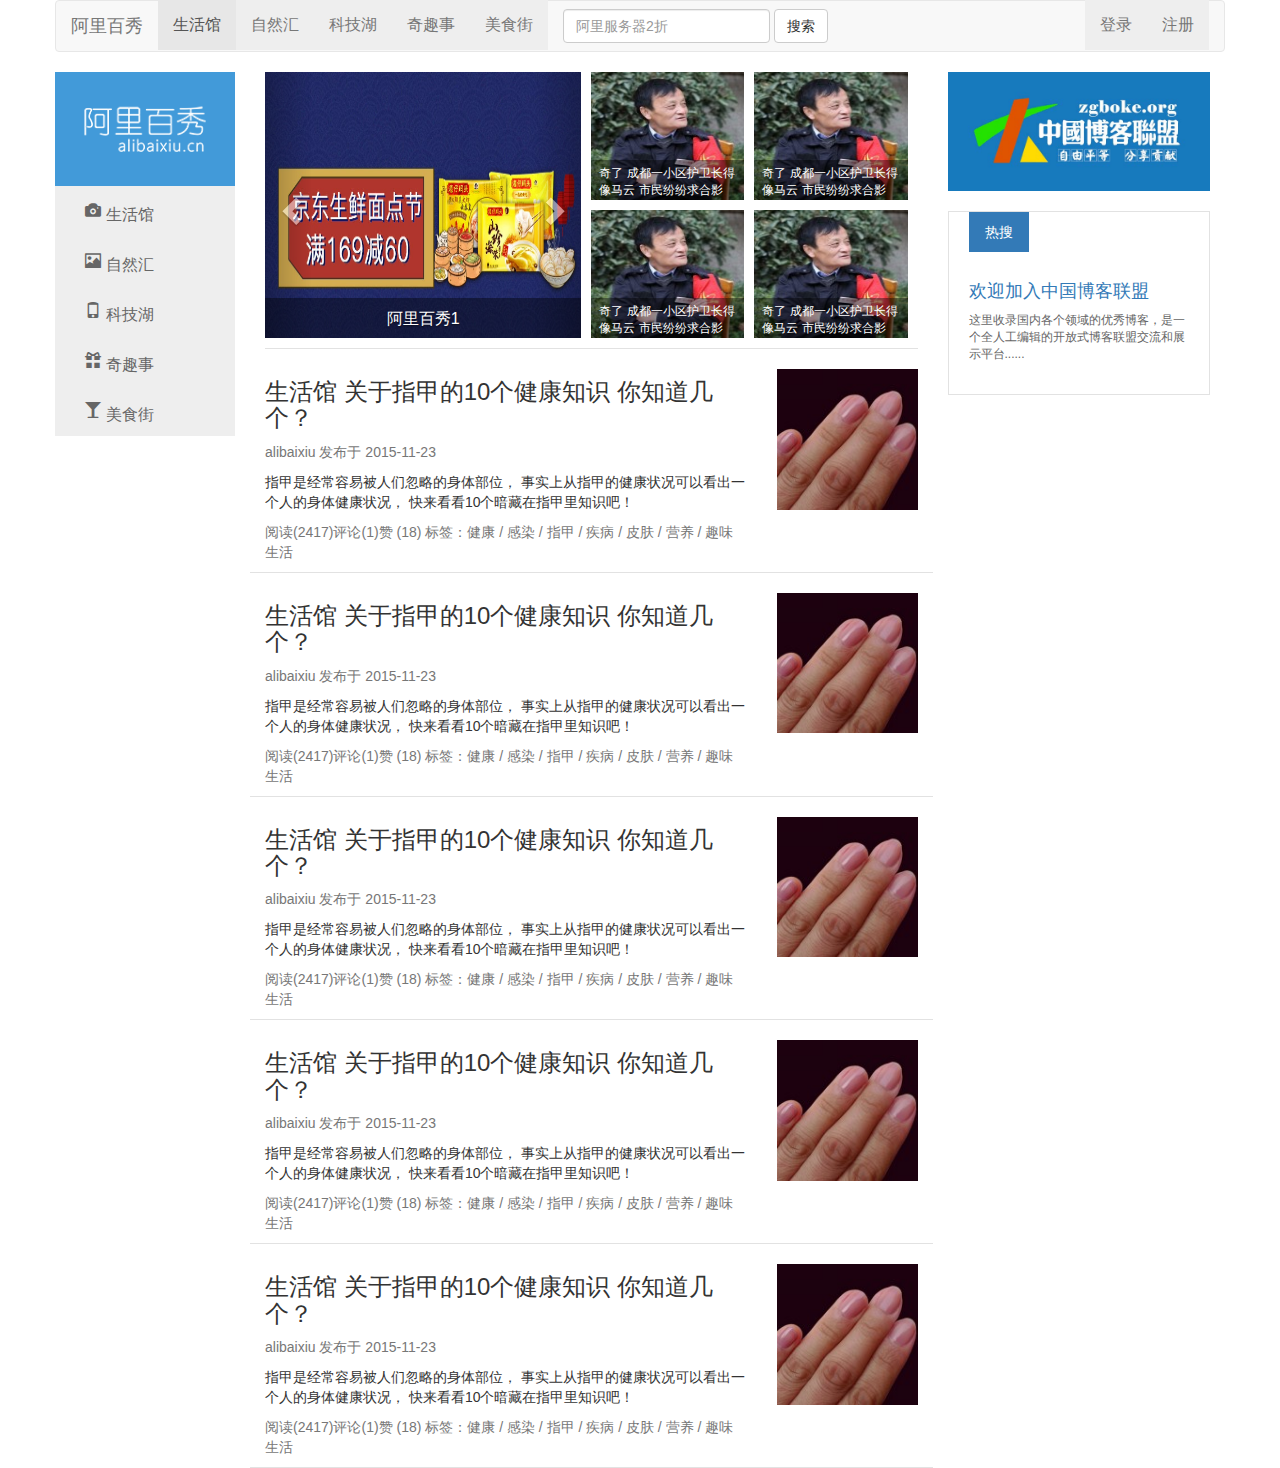
<file: 仿写静态页面/响应式布局/alibaixiu/index.html>
<!DOCTYPE html>
<html lang="en">

<head>
    <meta charset="UTF-8">
    <meta http-equiv="X-UA-Compatible" content="IE=edge">
    <meta name="viewport" content="width=device-width, initial-scale=1.0">
    <!-- 警告：通过 file:// 协议（就是直接将 html 页面拖拽到浏览器中）访问页面时 Respond.js 不起作用 -->
    <!--[if lt IE 9]>
      <script src="https://cdn.jsdelivr.net/npm/html5shiv@3.7.3/dist/html5shiv.min.js"></script>
      <script src="https://cdn.jsdelivr.net/npm/respond.js@1.4.2/dest/respond.min.js"></script>
    <![endif]-->
    <!-- 引入bootstrap css文件 -->
    <link rel="stylesheet" href="./bootstrap/css/bootstrap.min.css">
    <link rel="stylesheet" href="./css/index.css">
    <script src="./bootstrap/js/jquery.min.js"></script>
    <script src="./bootstrap/js/bootstrap.min.js"></script>
    <title>alixiuxiu</title>
</head>

<body>

    <div class="container">
        <div class="row">
            <!-- 导航条 start -->
            <nav class="navbar navbar-default">
                <div class="container-fluid">
                    <!-- Brand and toggle get grouped for better mobile display -->
                    <div class="navbar-header">
                        <button type="button" class="navbar-toggle collapsed" data-toggle="collapse"
                            data-target="#bs-example-navbar-collapse-1" aria-expanded="false">
                            <span class="sr-only">Toggle navigation</span>
                            <span class="icon-bar"></span>
                            <span class="icon-bar"></span>
                            <span class="icon-bar"></span>
                        </button>
                        <a class="navbar-brand" href="#">阿里百秀</a>
                    </div>

                    <!-- Collect the nav links, forms, and other content for toggling -->
                    <div class="collapse navbar-collapse" id="bs-example-navbar-collapse-1">
                        <ul class="nav navbar-nav">
                            <li class="active"><a href="#">生活馆<span class="sr-only">(current)</span></a></li>
                            <li><a href="#">自然汇</a></li>
                            <li><a href="#">科技湖</a></li>
                            <li><a href="#">奇趣事</a></li>
                            <li><a href="#">美食街</a></li>
                        </ul>
                        <form class="navbar-form navbar-left">
                            <div class="form-group">
                                <input type="text" class="form-control" placeholder="阿里服务器2折">
                            </div>
                            <button type="submit" class="btn btn-default">搜索</button>
                        </form>
                        <ul class="nav navbar-nav navbar-right">
                            <li><a href="#" data-toggle="modal" data-target=".login">登录</a></li>
                            <li><a href="#" data-toggle="modal" data-target=".register">注册</a></li>
                        </ul>
                        <!-- 模态框 -->
                        <div class="modal fade login" tabindex="-1" role="dialog">
                            <div class="modal-dialog" role="document">
                                <div class="modal-content">
                                    <div class="modal-header">
                                        <button type="button" class="close" data-dismiss="modal"
                                            aria-label="Close"><span aria-hidden="true">&times;</span></button>
                                        <h4 class="modal-title">用户登录</h4>
                                    </div>
                                    <div class="modal-body">
                                        <form>
                                            <div class="form-group">
                                                <label for="exampleInputEmail1">账号信息</label>
                                                <input type="email" class="form-control" id="exampleInputEmail1"
                                                    placeholder="Email">
                                            </div>
                                            <div class="form-group">
                                                <label for="exampleInputPassword1">密码</label>
                                                <input type="password" class="form-control" id="exampleInputPassword1"
                                                    placeholder="Password">
                                            </div>
                                            <div class="checkbox">
                                                <label>
                                                    <input type="checkbox"> 记住密码
                                                </label>
                                            </div>
                                        </form>
                                    </div>
                                    <div class="modal-footer">
                                        <button type="button" class="btn btn-default" data-dismiss="modal">关闭</button>
                                        <button type="button" class="btn btn-primary">登录</button>
                                    </div>
                                </div><!-- /.modal-content -->
                            </div><!-- /.modal-dialog -->
                        </div><!-- /.modal -->

                        <div class="modal fade register" tabindex="-1" role="dialog">
                            <div class="modal-dialog" role="document">
                                <div class="modal-content">
                                    <div class="modal-header">
                                        <button type="button" class="close" data-dismiss="modal"
                                            aria-label="Close"><span aria-hidden="true">&times;</span></button>
                                        <h4 class="modal-title">注册信息</h4>
                                    </div>
                                    <div class="modal-body">
                                        <form>
                                            <div class="form-group">
                                                <label for="exampleInputEmail1">注册账号</label>
                                                <input type="email" class="form-control" id="exampleInputEmail1"
                                                    placeholder="Email">
                                            </div>
                                            <div class="form-group">
                                                <label for="exampleInputPassword1">注册密码</label>
                                                <input type="password" class="form-control" id="exampleInputPassword1"
                                                    placeholder="Password">
                                            </div>
                                            <div class="form-group">
                                                <label for="exampleInputPassword1">确认密码</label>
                                                <input type="password" class="form-control" id="exampleInputPassword1"
                                                    placeholder="Password">
                                            </div>
                                            <div class="checkbox">
                                                <label>
                                                    <input type="checkbox"> 记住密码
                                                </label>
                                            </div>
                                        </form>
                                    </div>
                                    <div class="modal-footer">
                                        <button type="button" class="btn btn-default" data-dismiss="modal">关闭</button>
                                        <button type="button" class="btn btn-primary">登录</button>
                                    </div>
                                </div><!-- /.modal-content -->
                            </div><!-- /.modal-dialog -->
                        </div><!-- /.modal -->
                    </div><!-- /.navbar-collapse -->
                </div><!-- /.container-fluid -->
            </nav>
            <!-- 导航条 end -->
        </div>
        <div class="row">
            <header class="col-md-2">
                <div class="logo">
                    <span class="visible-xs">阿里百秀</span>
                    <a href="#" class="hidden-xs">
                        <img src="./images/logo.png" alt="">
                    </a>
                </div>
                <div class="nav">
                    <ul>
                        <li>
                            <a href="#" class="glyphicon glyphicon-camera">生活馆</a>
                        </li>
                        <li>
                            <a href="#" class="glyphicon glyphicon-picture">自然汇</a>
                        </li>
                        <li>
                            <a href="#" class="glyphicon glyphicon-phone">科技湖</a>
                        </li>
                        <li>
                            <a href="#" class="glyphicon glyphicon-gift">奇趣事</a>
                        </li>
                        <li>
                            <a href="#" class="glyphicon glyphicon-glass">美食街</a>
                        </li>
                    </ul>
                </div>
            </header>
            <article class="col-md-7">
                <div class="news clearfix">
                    <ul>
                        <li>
                            <div id="carousel-example-generic" class="carousel slide" data-ride="carousel">

                                <!-- Wrapper for slides -->
                                <div class="carousel-inner" role="listbox">
                                    <div class="item active">
                                        <img src="./upload/banner.dpg" alt="...">
                                        <div class="carousel-caption">
                                            阿里百秀1
                                        </div>
                                    </div>
                                    <div class="item">
                                        <img src="./upload/banner1.dpg" alt="...">
                                        <div class="carousel-caption">
                                            阿里百秀2
                                        </div>
                                    </div>
                                    <div class="item">
                                        <img src="./upload/banner2.dpg" alt="...">
                                        <div class="carousel-caption">
                                            阿里百秀3
                                        </div>
                                    </div>
                                    <div class="item">
                                        <img src="./upload/banner3.dpg" alt="...">
                                        <div class="carousel-caption">
                                            阿里百秀4
                                        </div>
                                    </div>
                                </div>

                                <!-- Controls -->
                                <a class="left carousel-control" href="#carousel-example-generic" role="button"
                                    data-slide="prev">
                                    <span class="glyphicon glyphicon-chevron-left" aria-hidden="true"></span>
                                    <span class="sr-only">Previous</span>
                                </a>
                                <a class="right carousel-control" href="#carousel-example-generic" role="button"
                                    data-slide="next">
                                    <span class="glyphicon glyphicon-chevron-right" aria-hidden="true"></span>
                                    <span class="sr-only">Next</span>
                                </a>
                            </div>
                        </li>
                        <li>
                            <a href="#">
                                <img src="./upload/1.jpg" alt="">
                                <p>奇了 成都一小区护卫长得像马云 市民纷纷求合影</p>
                            </a>
                        </li>
                        <li>
                            <a href="#">
                                <img src="./upload/1.jpg" alt="">
                                <p>奇了 成都一小区护卫长得像马云 市民纷纷求合影</p>
                            </a>
                        </li>
                        <li>
                            <a href="#">
                                <img src="./upload/1.jpg" alt="">
                                <p>奇了 成都一小区护卫长得像马云 市民纷纷求合影</p>
                            </a>
                        </li>
                        <li>
                            <a href="#">
                                <img src="./upload/1.jpg" alt="">
                                <p>奇了 成都一小区护卫长得像马云 市民纷纷求合影</p>
                            </a>
                        </li>
                    </ul>
                </div>
                <div class="pubblish">
                    <div class="row">
                        <div class="col-sm-9">
                            <h3>生活馆 关于指甲的10个健康知识 你知道几个？</h3>
                            <p class="hidden-xs text-muted">alibaixiu 发布于 2015-11-23</p>
                            <p class="hidden-xs">指甲是经常容易被人们忽略的身体部位， 事实上从指甲的健康状况可以看出一个人的身体健康状况， 快来看看10个暗藏在指甲里知识吧！</p>
                            <a href="#" class="text-muted">阅读(2417)评论(1)赞 (18) 标签：健康 / 感染 / 指甲 / 疾病 / 皮肤 / 营养 / 趣味生活</a>
                        </div>
                        <div class="pic col-sm-3 hidden-xs">
                            <img src="./upload/4.jpg" alt="">
                        </div>
                    </div>
                    <div class="row">
                        <div class="col-sm-9">
                            <h3>生活馆 关于指甲的10个健康知识 你知道几个？</h3>
                            <p class="hidden-xs text-muted">alibaixiu 发布于 2015-11-23</p>
                            <p class="hidden-xs">指甲是经常容易被人们忽略的身体部位， 事实上从指甲的健康状况可以看出一个人的身体健康状况， 快来看看10个暗藏在指甲里知识吧！</p>
                            <a href="#" class="text-muted">阅读(2417)评论(1)赞 (18) 标签：健康 / 感染 / 指甲 / 疾病 / 皮肤 / 营养 / 趣味生活</a>
                        </div>
                        <div class="pic col-sm-3 hidden-xs">
                            <img src="./upload/4.jpg" alt="">
                        </div>
                    </div>
                    <div class="row">
                        <div class="col-sm-9">
                            <h3>生活馆 关于指甲的10个健康知识 你知道几个？</h3>
                            <p class="hidden-xs text-muted">alibaixiu 发布于 2015-11-23</p>
                            <p class="hidden-xs">指甲是经常容易被人们忽略的身体部位， 事实上从指甲的健康状况可以看出一个人的身体健康状况， 快来看看10个暗藏在指甲里知识吧！</p>
                            <a href="#" class="text-muted">阅读(2417)评论(1)赞 (18) 标签：健康 / 感染 / 指甲 / 疾病 / 皮肤 / 营养 / 趣味生活</a>
                        </div>
                        <div class="pic col-sm-3 hidden-xs">
                            <img src="./upload/4.jpg" alt="">
                        </div>
                    </div>
                    <div class="row">
                        <div class="col-sm-9">
                            <h3>生活馆 关于指甲的10个健康知识 你知道几个？</h3>
                            <p class="hidden-xs text-muted">alibaixiu 发布于 2015-11-23</p>
                            <p class="hidden-xs">指甲是经常容易被人们忽略的身体部位， 事实上从指甲的健康状况可以看出一个人的身体健康状况， 快来看看10个暗藏在指甲里知识吧！</p>
                            <a href="#" class="text-muted">阅读(2417)评论(1)赞 (18) 标签：健康 / 感染 / 指甲 / 疾病 / 皮肤 / 营养 / 趣味生活</a>
                        </div>
                        <div class="pic col-sm-3 hidden-xs">
                            <img src="./upload/4.jpg" alt="">
                        </div>
                    </div>
                    <div class="row">
                        <div class="col-sm-9">
                            <h3>生活馆 关于指甲的10个健康知识 你知道几个？</h3>
                            <p class="hidden-xs text-muted">alibaixiu 发布于 2015-11-23</p>
                            <p class="hidden-xs">指甲是经常容易被人们忽略的身体部位， 事实上从指甲的健康状况可以看出一个人的身体健康状况， 快来看看10个暗藏在指甲里知识吧！</p>
                            <a href="#" class="text-muted">阅读(2417)评论(1)赞 (18) 标签：健康 / 感染 / 指甲 / 疾病 / 皮肤 / 营养 / 趣味生活</a>
                        </div>
                        <div class="pic col-sm-3 hidden-xs">
                            <img src="./upload/4.jpg" alt="">
                        </div>
                    </div>
                </div>
            </article>
            <aside class="col-md-3">
                <a class="banner">
                    <img src="./upload/zgboke.jpg" alt="">
                </a>
                <a class="hot">
                    <span>热搜</span>
                    <h4>欢迎加入中国博客联盟</h4>
                    <p>这里收录国内各个领域的优秀博客，是一个全人工编辑的开放式博客联盟交流和展示平台......</p>
                </a>
            </aside>
        </div>
    </div>
</body>

</html>
</file>
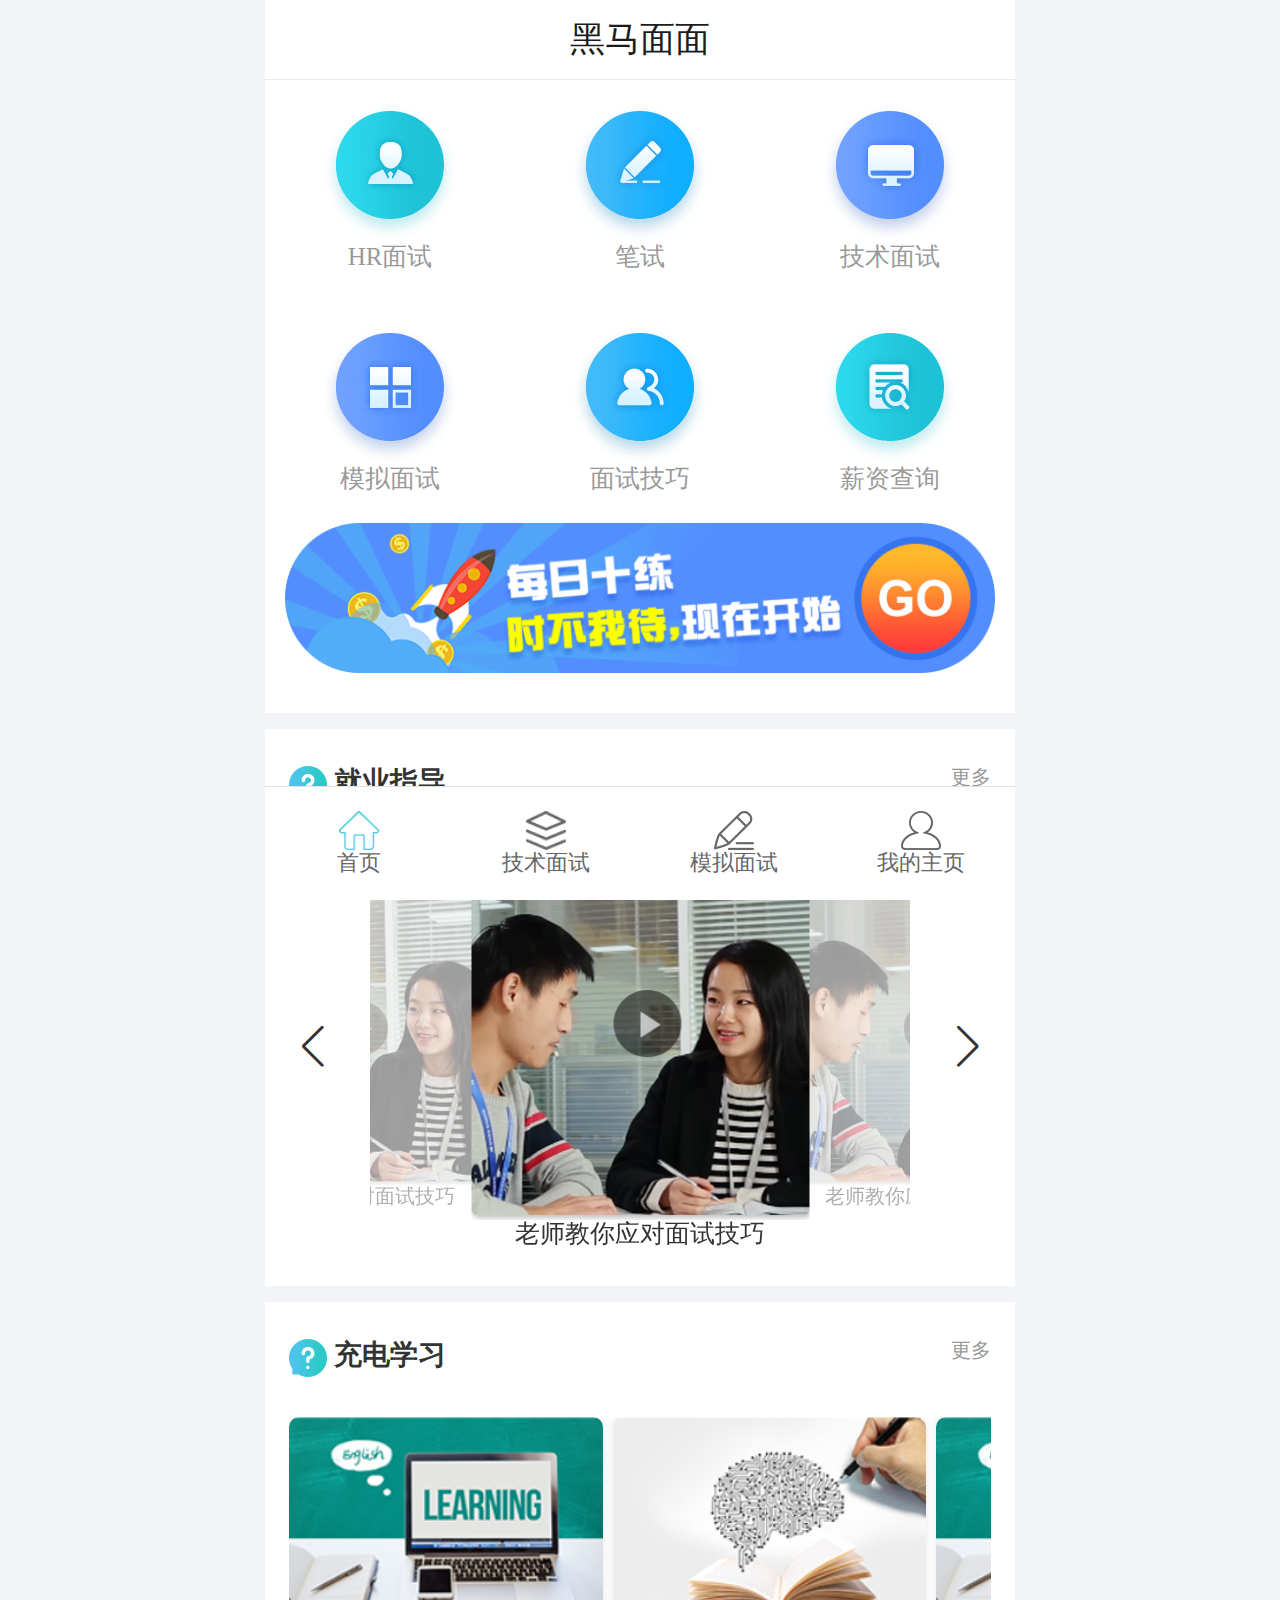
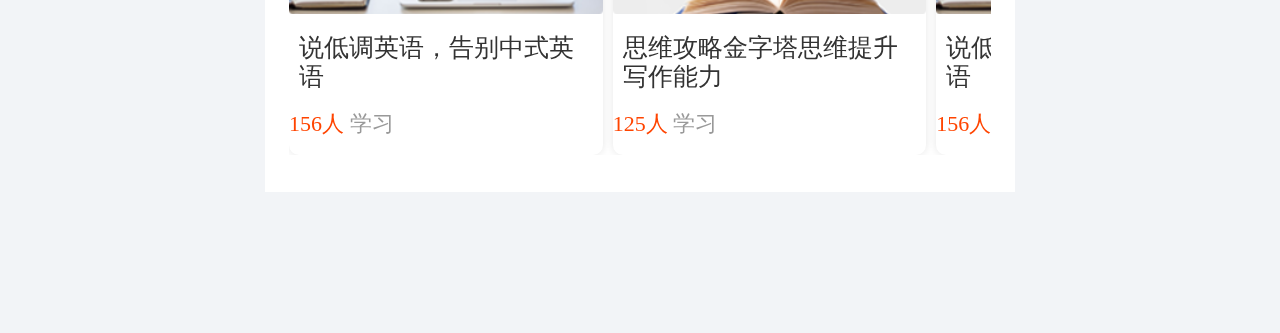
<file: 仿写静态页面/移动端/heimamm/index.html>
<!DOCTYPE html>
<html lang="en">

<head>
    <meta charset="UTF-8">
    <meta http-equiv="X-UA-Compatible" content="IE=edge">
    <meta name="viewport" content="width=device-width, initial-scale=1.0">
    <title>黑马面面</title>
    <link rel="stylesheet" href="./css/normalize.css">
    <link rel="stylesheet" href="./css/swiper.min.css">
    <link rel="stylesheet" href="./css/index.css">
</head>

<body>
    <section class="wrap">
        <!-- 顶部标题 -->
        <header class="header">黑马面面</header>
        <!-- 导航栏 -->
        <nav class="nav">
            <a href="#">
                <img src="./icons/icon1.png" alt="">
                <span>HR面试</span>
            </a>
            <a href="#">
                <img src="./icons/icon2.png" alt="">
                <span>笔试</span>
            </a>
            <a href="#">
                <img src="./icons/icon3.png" alt="">
                <span>技术面试</span>
            </a>
            <a href="#">
                <img src="./icons/icon4.png" alt="">
                <span>模拟面试</span>
            </a>
            <a href="#">
                <img src="./icons/icon5.png" alt="">
                <span>面试技巧</span>
            </a>
            <a href="#">
                <img src="./icons/icon6.png" alt="">
                <span>薪资查询</span>
            </a>
        </nav>
        <!-- go banner -->
        <section class="go">
            <a href="#">
                <img src="./images/go.png" alt="">
            </a>
        </section>
    </section>
    <!-- 就业指导模块 -->
    <section class="career_guidance">
        <div class="con_hd">
            <h3>
                <i></i>
                就业指导
            </h3>
            <a href="#">更多</a>
        </div>
        <!-- 旋转木马模块 -->
        <div class="get_job_focus">
            <!-- Swiper -->
            <div class="swiper-container get_job_fo">
                <div class="swiper-wrapper">
                    <div class="swiper-slide">
                        <a href="#"><img src="./images/pic.png" alt=""></a>
                        <p>老师教你应对面试技巧</p>
                    </div>
                    <div class="swiper-slide">
                        <a href="#"><img src="./images/pic.png" alt=""></a>
                        <p>老师教你应对面试技巧</p>
                    </div>
                    <div class="swiper-slide">
                        <a href="#"><img src="./images/pic.png" alt=""></a>
                        <p>老师教你应对面试技巧</p>
                    </div>
                </div>
            </div>
            <!-- Add Arrows 根据需求这个代码放到 container外面 添加左右箭头-->
            <div class="swiper-button-next"></div>
            <div class="swiper-button-prev"></div>
        </div>
    </section>
    <!-- 充电学习模块 -->
    <section class="recharge_learning">
        <div class="con_hd">
            <h3>
                <i></i>
                充电学习
            </h3>
            <a href="#">更多</a>
        </div>
        <div class="study">
            <!-- Swiper -->
            <div class="swiper-container good-good-study">
                <div class="swiper-wrapper">
                    <div class="swiper-slide">
                        <a href="#">
                            <img src="./images/pic1.png" alt="">
                            <h5 class="title">说低调英语，告别中式英语</h5>
                            <p class="price">
                                <span class="num">
                                    156人
                                </span>
                                学习
                            </p>
                        </a>
                    </div>
                    <div class="swiper-slide">
                        <a href="#">
                            <img src="./images/pic2.png" alt="">
                            <h5 class="title">思维攻略金字塔思维提升写作能力</h5>
                            <p class="price">
                                <span class="num">
                                    125人
                                </span>
                                学习
                            </p>
                        </a>
                    </div>
                    <div class="swiper-slide">
                        <a href="#">
                            <img src="./images/pic1.png" alt="">
                            <h5 class="title">说低调英语，告别中式英语</h5>
                            <p class="price">
                                <span class="num">
                                    156人
                                </span>
                                学习
                            </p>
                        </a>
                    </div>
                </div>
            </div>
        </div>
    </section>

    <!-- 底部导航 -->
    <footer class="footer">
        <a href="#"><img src="./icons/home.png" alt=""><span>首页</span></a>
        <a href="#"><img src="./icons/net.png" alt=""><span>技术面试</span></a>
        <a href="#"><img src="./icons/ms.png" alt=""><span>模拟面试</span></a>
        <a href="#"><img src="./icons/user.png" alt=""><span>我的主页</span></a>
    </footer>

    <script src="./js/flexible.js"></script>
    <script src="./js/swiper.min.js"></script>
    <!-- Initialize Swiper -->
    <script>
        (function () {
            var swiper = new Swiper('.get_job_fo', {
                // 能够显示slider的个数
                slidesPerView: 2,
                // 每个slider之间的距离
                spaceBetween: 30,
                centeredSlides: true,
                loop: true,
                // 添加左右箭头
                navigation: {
                    nextEl: '.swiper-button-next',
                    prevEl: '.swiper-button-prev',
                },
            });
        })();
    </script>
    <!-- Initialize Swiper -->
    <script>
        var swiper = new Swiper('.good-good-study', {
            slidesPerView: 2.2,
            spaceBetween: 10,
            pagination: {
                el: '.swiper-pagination',
                clickable: true,
            },
        });
    </script>
</body>

</html>
</file>
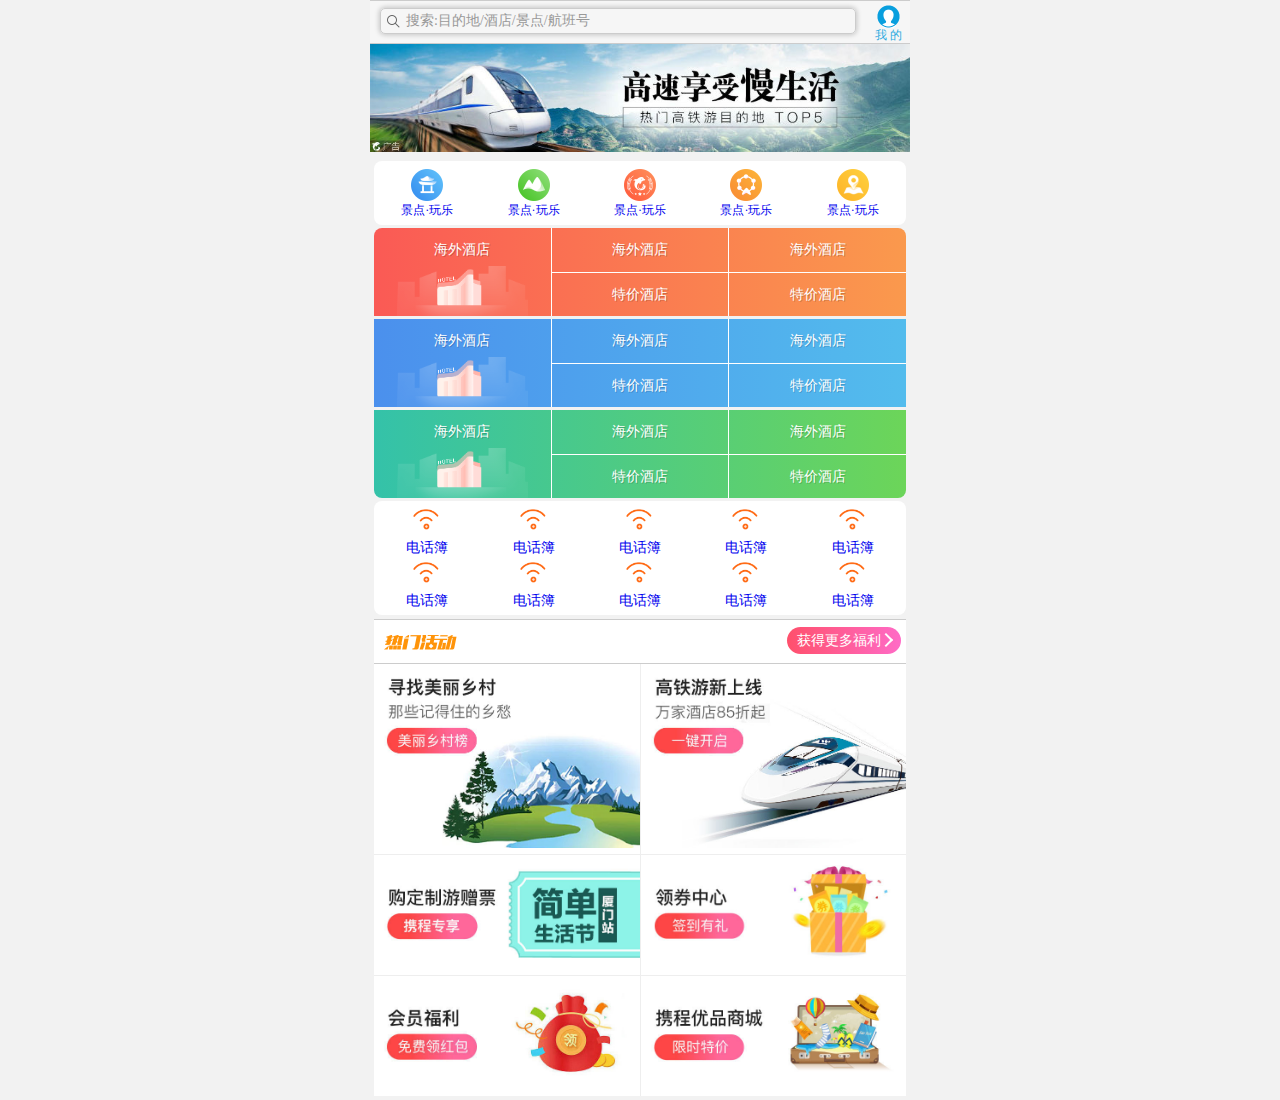
<file: 仿写静态页面/移动端/flex布局/携程/index.html>
<!DOCTYPE html>
<html lang="en">
<head>
    <meta charset="UTF-8">
    <meta http-equiv="X-UA-Compatible" content="IE=edge">
    <meta name="viewport" content="width=device-width, initial-scale=1.0,user-scalable=no,maximum-scale=1.0,minimum-scale=1.0">
    <title>携程在手，说走就走</title>
    <!-- 引入移动端初始化设置css文件 -->
    <link rel="stylesheet" href="css/normalize.css">
    <!-- 引入首页index.css文件 -->
    <link rel="stylesheet" href="css/index.css">
</head>
<body>
    <!-- 顶部搜索框模块 -->
    <div class="search">
        <div class="search-box">搜索:目的地/酒店/景点/航班号</div>
        <a href="#" class="user">我 的</a>
    </div>

    <!-- 焦点图模块 -->
    <div class="focus">
        <img src="upload/focus.jpg" alt="">
    </div>

    <!-- 局部导航栏 -->
    <ul class="local-nav">
        <li>
          <a href="#" title="景点·玩乐">
            <span class="local-nav-icon-icon1"></span>
            <span>景点·玩乐</span>
          </a>
        </li>
        <li>
            <a href="#" title="景点·玩乐">
              <span class="local-nav-icon-icon2"></span>
              <span>景点·玩乐</span>
            </a>
        </li>
        <li>
            <a href="#" title="景点·玩乐">
              <span class="local-nav-icon-icon3"></span>
              <span>景点·玩乐</span>
            </a>
        </li>
        <li>
            <a href="#" title="景点·玩乐">
              <span class="local-nav-icon-icon4"></span>
              <span>景点·玩乐</span>
            </a>
        </li>
        <li>
            <a href="#" title="景点·玩乐">
              <span class="local-nav-icon-icon5"></span>
              <span>景点·玩乐</span>
            </a>
          </li>
    </ul>

    <!-- 主导航栏 -->
    <nav>
        <div class="nav-common">
            <div class="nav-items">
                <a href="#">海外酒店</a>
            </div>
            <div class="nav-items">
                <a href="#">海外酒店</a>
                <a href="#">特价酒店</a>
            </div>
            <div class="nav-items">
                <a href="#">海外酒店</a>
                <a href="#">特价酒店</a>
            </div>
        </div>
        <div class="nav-common">
            <div class="nav-items">
                <a href="#">海外酒店</a>
            </div>
            <div class="nav-items">
                <a href="#">海外酒店</a>
                <a href="#">特价酒店</a>
            </div>
            <div class="nav-items">
                <a href="#">海外酒店</a>
                <a href="#">特价酒店</a>
            </div>
        </div>
        <div class="nav-common">
            <div class="nav-items">
                <a href="#">海外酒店</a>
            </div>
            <div class="nav-items">
                <a href="#">海外酒店</a>
                <a href="#">特价酒店</a>
            </div>
            <div class="nav-items">
                <a href="#">海外酒店</a>
                <a href="#">特价酒店</a>
            </div>
        </div>
    </nav>

    <!-- 侧导航栏 -->
    <ul class="subnav-entry">
        <li>
            <a href="#">
                <span class="subnav-entry-icon"></span>
                <span>电话簿</span>
            </a>
        </li>
        <li>
            <a href="#">
                <span class="subnav-entry-icon"></span>
                <span>电话簿</span>
            </a>
        </li>
        <li>
            <a href="#">
                <span class="subnav-entry-icon"></span>
                <span>电话簿</span>
            </a>
        </li>
        <li>
            <a href="#">
                <span class="subnav-entry-icon"></span>
                <span>电话簿</span>
            </a>
        </li>
        <li>
            <a href="#">
                <span class="subnav-entry-icon"></span>
                <span>电话簿</span>
            </a>
        </li>
        <li>
            <a href="#">
                <span class="subnav-entry-icon"></span>
                <span>电话簿</span>
            </a>
        </li>
        <li>
            <a href="#">
                <span class="subnav-entry-icon"></span>
                <span>电话簿</span>
            </a>
        </li>
        <li>
            <a href="#">
                <span class="subnav-entry-icon"></span>
                <span>电话簿</span>
            </a>
        </li>
        <li>
            <a href="#">
                <span class="subnav-entry-icon"></span>
                <span>电话簿</span>
            </a>
        </li>
        <li>
            <a href="#">
                <span class="subnav-entry-icon"></span>
                <span>电话簿</span>
            </a>
        </li>
    </ul>

    <!-- 热门活动 -->
    <div class="act-box">
        <div class="act-hd">
            <h2>热门活动</h2>
            <a href="#">获得更多福利</a>
        </div>
        <div class="act-bd">
            <div>
                <a href="#"><img src="upload/pic1.jpg" alt=""></a>
                <a href="#"><img src="upload/pic2.jpg" alt=""></a>
            </div>
            <div>
                <a href="#"><img src="upload/pic3.jpg" alt=""></a>
                <a href="#"><img src="upload/pic4.jpg" alt=""></a>
            </div>
            <div>
                <a href="#"><img src="upload/pic5.jpg" alt=""></a>
                <a href="#"><img src="upload/pic6.jpg" alt=""></a>
            </div>
        </div>
    </div>
</body>
</html>
</file>
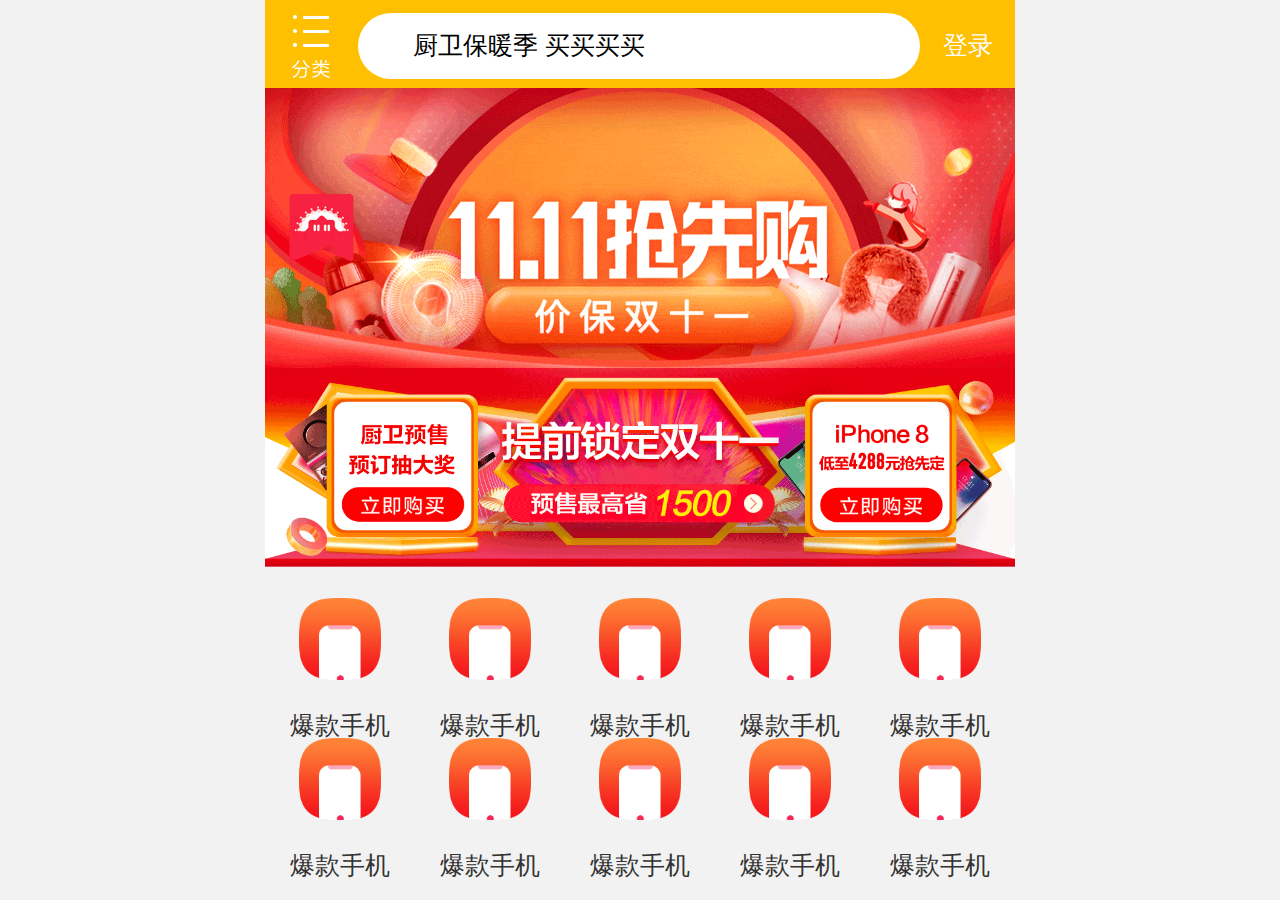
<file: 仿写静态页面/移动端/rem适配/suning/index.html>
<!DOCTYPE html>
<html lang="en">
<head>
    <meta charset="UTF-8">
    <meta http-equiv="X-UA-Compatible" content="IE=edge">
    <meta name="viewport" content="width=device-width, initial-scale=1.0,user-scalable=no,minimum-width=1.0,maximum-width=1.0">
    <title>Document</title>
    <!-- 引入移动端初始样式文件 -->
    <link rel="stylesheet" href="css/normalize.css">
    <!-- 引入index.css样式文件 -->
    <link rel="stylesheet" href="css/index.css">
    
</head>
<body>
    <!-- 顶部搜索框 -->
    <div class="search-content">
        <a href="#" class="category"></a>
        <div class="search">
            <form action="">
                <input type="search" value="厨卫保暖季 买买买买">
            </form>
        </div>
        <a href="#" class="login">登录</a>
    </div>
    <!-- 轮播图 -->
    <div class="banner">
        <img src="upload/banner.gif" alt="">
    </div>
    <!-- 广告部分 -->
    <div class="ad">
        <a href="#"><img src="upload/ad1.gif" alt=""></a>
        <a href="#"><img src="upload/ad2.gif" alt=""></a>
        <a href="#"><img src="upload/ad3.gif" alt=""></a>
    </div>
    <!-- nav部分 -->
    <nav>
        <a href="#">
            <img src="upload/nav1.png" alt="">
            <span>爆款手机</span>
        </a>
        <a href="#">
            <img src="upload/nav1.png" alt="">
            <span>爆款手机</span>
        </a>
        <a href="#">
            <img src="upload/nav1.png" alt="">
            <span>爆款手机</span>
        </a>
        <a href="#">
            <img src="upload/nav1.png" alt="">
            <span>爆款手机</span>
        </a>
        <a href="#">
            <img src="upload/nav1.png" alt="">
            <span>爆款手机</span>
        </a>
        <a href="#">
            <img src="upload/nav1.png" alt="">
            <span>爆款手机</span>
        </a>
        <a href="#">
            <img src="upload/nav1.png" alt="">
            <span>爆款手机</span>
        </a>
        <a href="#">
            <img src="upload/nav1.png" alt="">
            <span>爆款手机</span>
        </a>
        <a href="#">
            <img src="upload/nav1.png" alt="">
            <span>爆款手机</span>
        </a>
        <a href="#">
            <img src="upload/nav1.png" alt="">
            <span>爆款手机</span>
        </a>
    </nav>
</body>
</html>
</file>
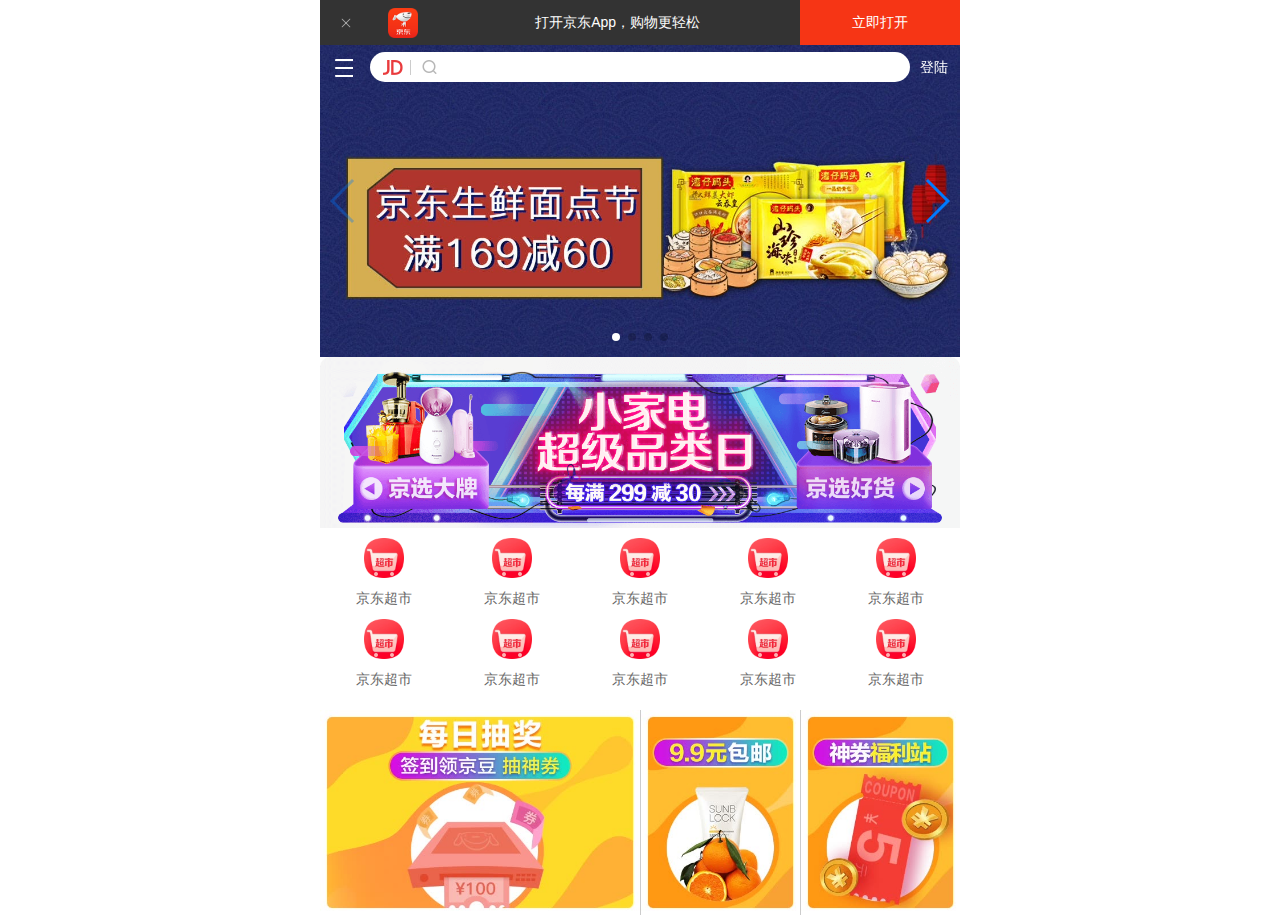
<file: 仿写静态页面/移动端/流式布局/京东/index.html>
<!DOCTYPE html>
<html lang="en">

<head>
    <meta charset="UTF-8">
    <meta http-equiv="X-UA-Compatible" content="IE=edge">
    <meta name="viewport" content="width=device-width, initial-scale=1.0, maximum-scale=1.0, user-scalable=0">
    <title>jd.com</title>
    <!-- 引入移动端初始化文件normalize.css -->
    <link rel="stylesheet" href="./css/normalize.css">
    <!-- 引入index.css文件 -->
    <link rel="stylesheet" href="./css/index.css">
    <!-- 引入swiper.min.css文件 -->
    <link rel="stylesheet" href="./css/swiper.min.css">
    <!-- 引入swiper.min.js 文件-->
    <script src="./js/swiper.min.js"></script>
    <script src="./js/index.js"></script>
</head>

<body>
    <!-- 顶部 -->
    <header class="app">
        <ul>
            <li><img src="images/close.png" alt=""></li>
            <li><img src="images/logo.png" alt=""></li>
            <li>打开京东App，购物更轻松</li>
            <li>立即打开</li>
        </ul>
    </header>
    <!-- 搜索 -->
    <div class="search-wrap">
        <div class="search-btn"></div>
        <div class="search-box">
            <div class="jd-con"></div>
            <div class="search-con"></div>
        </div>
        <div class="search-login">登陆</div>
    </div>
    <!-- 主体内容部分 -->
    <div class="main-content">
        <!-- 滑动图 -->
        <div class="slider">
            <!-- Swiper -->
            <div class="swiper-container">
                <div class="swiper-wrapper">
                    <div class="swiper-slide"><img src="./upload/banner.dpg" alt=""></div>
                    <div class="swiper-slide"><img src="./upload/banner1.dpg" alt=""></div>
                    <div class="swiper-slide"><img src="./upload/banner2.dpg" alt=""></div>
                    <div class="swiper-slide"><img src="./upload/banner3.dpg" alt=""></div>
                </div>
                <!-- Add Pagination -->
                <div class="swiper-pagination"></div>
                <!-- Add Arrows -->
                <div class="swiper-button-next"></div>
                <div class="swiper-button-prev"></div>
            </div>
        </div>
        <!-- 营销活动入口 -->
        <div class="market-act">
            <div>
                <a href="#">
                    <img src="upload/pic11.dpg" alt="">
                </a>
            </div>
            <div>
                <a href="#">
                    <img src="upload/pic22.dpg" alt="">
                </a>
            </div>
            <div>
                <a href="#">
                    <img src="upload/pic33.dpg" alt="">
                </a>
            </div>
        </div>
    </div>
    <!-- nav部分 -->
    <nav class="clearfix">
        <a href="#"><img src="upload/nav1.webp" alt=""><span>京东超市</span></a>
        <a href="#"><img src="upload/nav1.webp" alt=""><span>京东超市</span></a>
        <a href="#"><img src="upload/nav1.webp" alt=""><span>京东超市</span></a>
        <a href="#"><img src="upload/nav1.webp" alt=""><span>京东超市</span></a>
        <a href="#"><img src="upload/nav1.webp" alt=""><span>京东超市</span></a>
        <a href="#"><img src="upload/nav1.webp" alt=""><span>京东超市</span></a>
        <a href="#"><img src="upload/nav1.webp" alt=""><span>京东超市</span></a>
        <a href="#"><img src="upload/nav1.webp" alt=""><span>京东超市</span></a>
        <a href="#"><img src="upload/nav1.webp" alt=""><span>京东超市</span></a>
        <a href="#"><img src="upload/nav1.webp" alt=""><span>京东超市</span></a>
    </nav>
    <!-- 新闻部分 -->
    <div class="news">
        <a href="#"><img src="upload/new1.dpg" alt=""></a>
        <a href="#"><img src="upload/new2.dpg" alt=""></a>
        <a href="#"><img src="upload/new3.dpg" alt=""></a>
    </div>
</body>

</html>
</file>
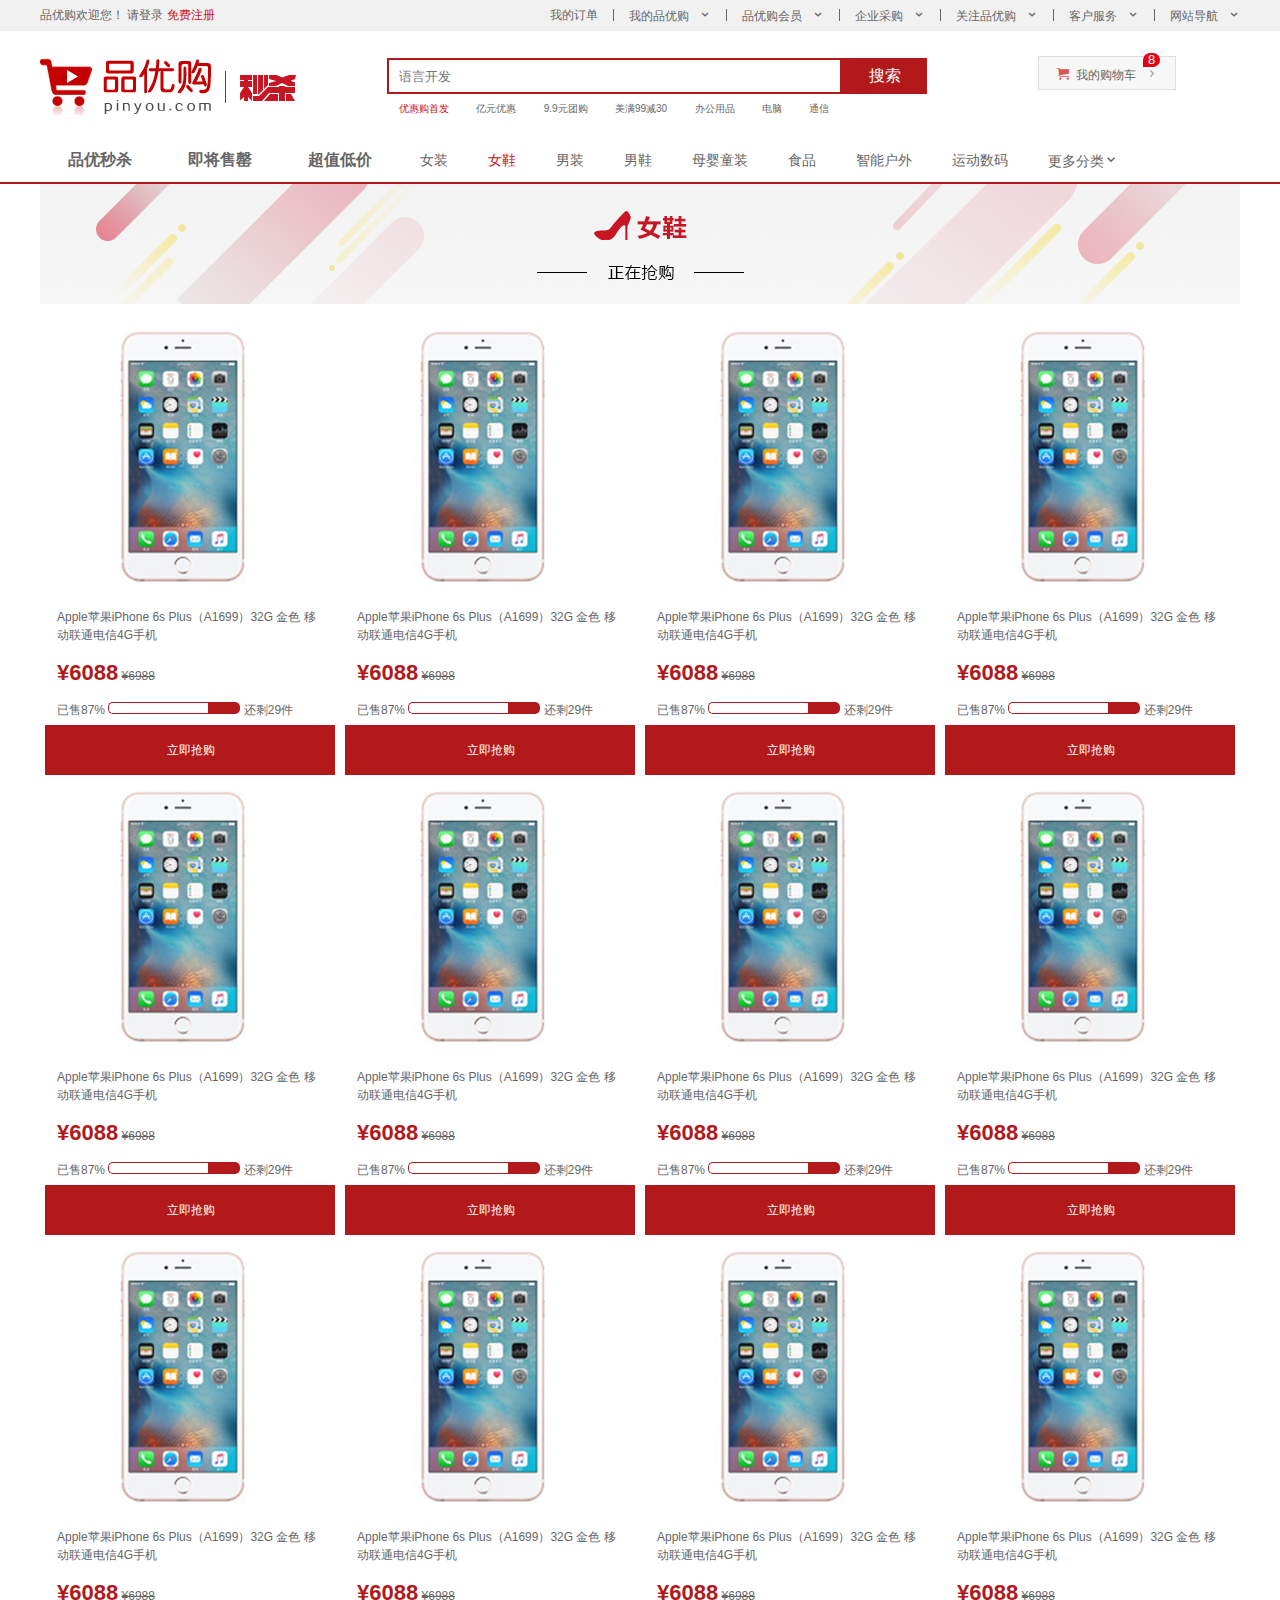
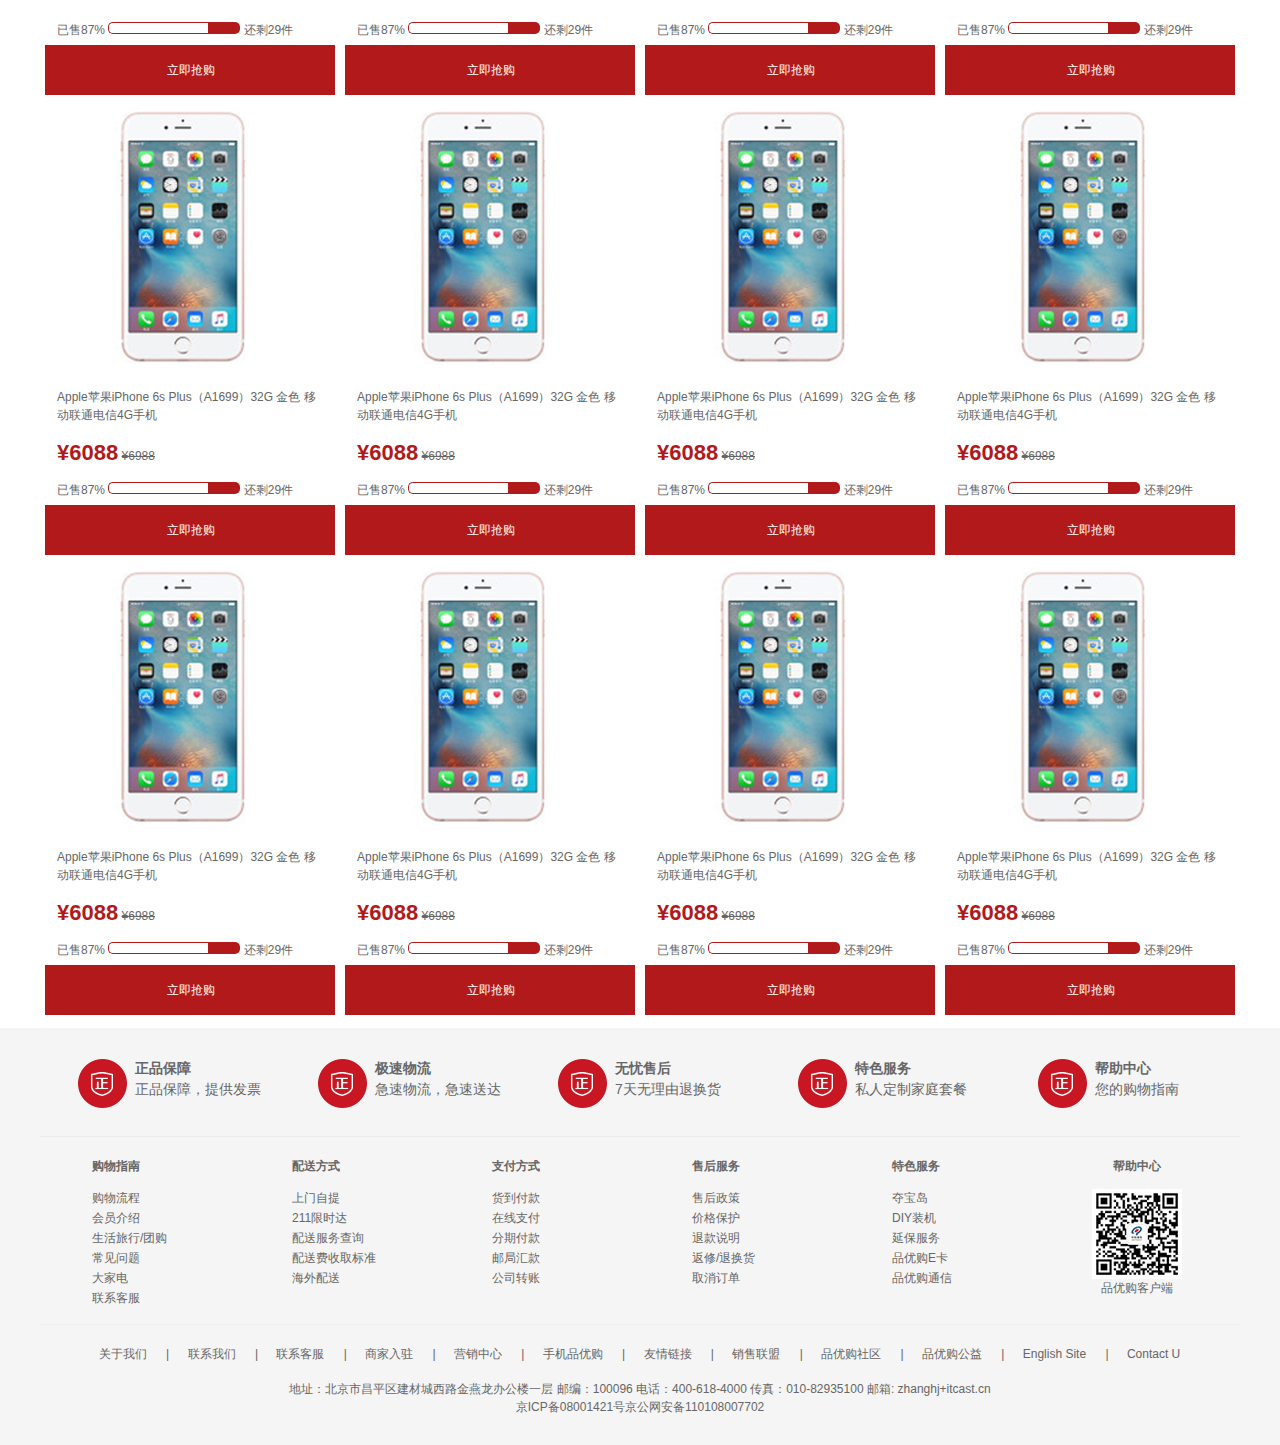
<file: 仿写静态页面/PC端/shopping/list.html>
<!DOCTYPE html>
<html lang="en">

<head>
    <meta charset="UTF-8">
    <meta http-equiv="X-UA-Compatible" content="IE=edge">
    <meta name="viewport" content="width=device-width, initial-scale=1.0">
    <title>品优购(PY.COM)-正品低价、品质保障、配送及时、轻松购物！</title>
    <!-- 网站说明 -->
    <meta name="description" content="品优购PY.COM-专业的综合网上购物商城，为您提供正品低价的购物选择、优质便捷的服务体验。
    商品来自全球数十万品牌商家，囊括家电、手机、电脑、服装、居家、母婴、美妆、个护、食品、生鲜等丰富品类，满足各种购物需求。" />
    <!-- 关键字 -->
    <meta name="Keywords" content="网上购物,网上商城,家电,手机,电脑,服装,居家,母婴,美妆,个护,食品,生鲜,品优购" />
    <!-- 引入favicon图标 -->
    <link rel="shortcut icon" href="favicon.ico">
    <!-- 引入CSS初始化样式文件 -->
    <link rel="stylesheet" href="css/base.css">
    <!-- 引入CSS公共样式文件 -->
    <link rel="stylesheet" href="css/common.css">
    <!-- 引入list列表页样式 -->
    <link rel="stylesheet" href="css/list.css">
</head>

<body>
    <!-- 快捷导航栏模块 start -->
    <section class="shortcut">
        <div class="w">
            <div class="fl">
                <ul>
                    <li>品优购欢迎您！&nbsp;</li>
                    <li><a href="#">请登录</a>&nbsp;<a href="#" class="fontcolor-red">免费注册</a></li>
                </ul>
            </div>
            <div class="fr">
                <ul>
                    <li>我的订单</li>
                    <li></li>
                    <li class="arrow-icon">我的品优购</li>
                    <li></li>
                    <li class="arrow-icon">品优购会员</li>
                    <li></li>
                    <li class="arrow-icon">企业采购</li>
                    <li></li>
                    <li class="arrow-icon">关注品优购</li>
                    <li></li>
                    <li class="arrow-icon">客户服务</li>
                    <li></li>
                    <li class="arrow-icon">网站导航</li>
                </ul>
            </div>
        </div>
    </section>
    <!-- 快捷导航栏模块 end -->

    <!-- header头部模块 start -->
    <header class="header w">
        <!-- logo模块 -->
        <div class="logo">
            <h1>
                <a href="index.html" title="品优购商城logo">品优购商城</a>
            </h1>
        </div>
        <!-- 秒杀模块 -->
        <div class="spike">
            <img src="images/sk.png" alt="" class="spike_img">
        </div>
        <!-- search模块 -->
        <div class="search">
            <input type="text" placeholder="语言开发">
            <button>搜索</button>
        </div>

        <!-- hotwords热关键词模块 -->
        <div class="hotwords">
            <a href="#" class="fontcolor-red">优惠购首发</a>
            <a href="#">亿元优惠</a>
            <a href="#">9.9元团购</a>
            <a href="#">美满99减30</a>
            <a href="#">办公用品</a>
            <a href="#">电脑</a>
            <a href="#">通信</a>
        </div>

        <!-- shopcar购物车模块 -->
        <div class="shopcar">
            <a href="#">我的购物车</a>
            <i class="count">8</i>
        </div>

    </header>
    <!-- header头部模块 end -->

    <!-- nav导航模块 start -->
    <nav class="nav">
        <div class="w">
            <div class="nav-spike-hd">
                <ul>
                    <li><a href="#">品优秒杀</a></li>
                    <li><a href="#">即将售罄</a></li>
                    <li><a href="#">超值低价</a></li>
                </ul>
            </div>
            <div class="nav-spike-sort">
                <ul>
                    <li><a href="#">女装</a></li>
                    <li><a href="#" class="fontcolor-red">女鞋</a></li>
                    <li><a href="#">男装</a></li>
                    <li><a href="#">男鞋</a></li>
                    <li><a href="#">母婴童装</a></li>
                    <li><a href="#">食品</a></li>
                    <li><a href="#">智能户外</a></li>
                    <li><a href="#">运动数码</a></li>
                    <li><a href="#">更多分类</a></li>
                </ul>
            </div>
        </div>
    </nav>
    <!-- nav导航模块 end -->

    <!-- 列表主页制作 start -->
    <div class="spike-container w">
        <div class="spike-hd"><img src="upload/bg_03.png" alt=""></div>
        <div class="spike-bd">
            <ul class="clearfix">
                <li>
                    <img src="upload/phone.png" alt="">
                    <p class="spike-goods-title">Apple苹果iPhone 6s Plus（A1699）32G 金色 移动联通电信4G手机</p>
                    <p class="spike-goods-price">
                        <span>¥6088</span>
                        <del>¥6988</del>
                    </p>
                    <div class="spike-goods-bar">
                        <span>已售87%</span>
                        <div class="bar-box">
                            <div class="bar-left"></div>
                            <div class="bar-right"></div>
                        </div>
                        <span>还剩29件</span>
                    </div>
                    <a class="spike-button">立即抢购</a>
                </li>
                <li>
                    <img src="upload/phone.png" alt="">
                    <p class="spike-goods-title">Apple苹果iPhone 6s Plus（A1699）32G 金色 移动联通电信4G手机</p>
                    <p class="spike-goods-price">
                        <span>¥6088</span>
                        <del>¥6988</del>
                    </p>
                    <div class="spike-goods-bar">
                        <span>已售87%</span>
                        <div class="bar-box">
                            <div class="bar-left"></div>
                            <div class="bar-right"></div>
                        </div>
                        <span>还剩29件</span>
                    </div>
                    <a class="spike-button">立即抢购</a>
                </li>
                <li>
                    <img src="upload/phone.png" alt="">
                    <p class="spike-goods-title">Apple苹果iPhone 6s Plus（A1699）32G 金色 移动联通电信4G手机</p>
                    <p class="spike-goods-price">
                        <span>¥6088</span>
                        <del>¥6988</del>
                    </p>
                    <div class="spike-goods-bar">
                        <span>已售87%</span>
                        <div class="bar-box">
                            <div class="bar-left"></div>
                            <div class="bar-right"></div>
                        </div>
                        <span>还剩29件</span>
                    </div>
                    <a class="spike-button">立即抢购</a>
                </li>
                <li>
                    <img src="upload/phone.png" alt="">
                    <p class="spike-goods-title">Apple苹果iPhone 6s Plus（A1699）32G 金色 移动联通电信4G手机</p>
                    <p class="spike-goods-price">
                        <span>¥6088</span>
                        <del>¥6988</del>
                    </p>
                    <div class="spike-goods-bar">
                        <span>已售87%</span>
                        <div class="bar-box">
                            <div class="bar-left"></div>
                            <div class="bar-right"></div>
                        </div>
                        <span>还剩29件</span>
                    </div>
                    <a class="spike-button">立即抢购</a>
                </li>
                <li>
                    <img src="upload/phone.png" alt="">
                    <p class="spike-goods-title">Apple苹果iPhone 6s Plus（A1699）32G 金色 移动联通电信4G手机</p>
                    <p class="spike-goods-price">
                        <span>¥6088</span>
                        <del>¥6988</del>
                    </p>
                    <div class="spike-goods-bar">
                        <span>已售87%</span>
                        <div class="bar-box">
                            <div class="bar-left"></div>
                            <div class="bar-right"></div>
                        </div>
                        <span>还剩29件</span>
                    </div>
                    <a class="spike-button">立即抢购</a>
                </li>
                <li>
                    <img src="upload/phone.png" alt="">
                    <p class="spike-goods-title">Apple苹果iPhone 6s Plus（A1699）32G 金色 移动联通电信4G手机</p>
                    <p class="spike-goods-price">
                        <span>¥6088</span>
                        <del>¥6988</del>
                    </p>
                    <div class="spike-goods-bar">
                        <span>已售87%</span>
                        <div class="bar-box">
                            <div class="bar-left"></div>
                            <div class="bar-right"></div>
                        </div>
                        <span>还剩29件</span>
                    </div>
                    <a class="spike-button">立即抢购</a>
                </li>
                <li>
                    <img src="upload/phone.png" alt="">
                    <p class="spike-goods-title">Apple苹果iPhone 6s Plus（A1699）32G 金色 移动联通电信4G手机</p>
                    <p class="spike-goods-price">
                        <span>¥6088</span>
                        <del>¥6988</del>
                    </p>
                    <div class="spike-goods-bar">
                        <span>已售87%</span>
                        <div class="bar-box">
                            <div class="bar-left"></div>
                            <div class="bar-right"></div>
                        </div>
                        <span>还剩29件</span>
                    </div>
                    <a class="spike-button">立即抢购</a>
                </li>
                <li>
                    <img src="upload/phone.png" alt="">
                    <p class="spike-goods-title">Apple苹果iPhone 6s Plus（A1699）32G 金色 移动联通电信4G手机</p>
                    <p class="spike-goods-price">
                        <span>¥6088</span>
                        <del>¥6988</del>
                    </p>
                    <div class="spike-goods-bar">
                        <span>已售87%</span>
                        <div class="bar-box">
                            <div class="bar-left"></div>
                            <div class="bar-right"></div>
                        </div>
                        <span>还剩29件</span>
                    </div>
                    <a class="spike-button">立即抢购</a>
                </li>
                <li>
                    <img src="upload/phone.png" alt="">
                    <p class="spike-goods-title">Apple苹果iPhone 6s Plus（A1699）32G 金色 移动联通电信4G手机</p>
                    <p class="spike-goods-price">
                        <span>¥6088</span>
                        <del>¥6988</del>
                    </p>
                    <div class="spike-goods-bar">
                        <span>已售87%</span>
                        <div class="bar-box">
                            <div class="bar-left"></div>
                            <div class="bar-right"></div>
                        </div>
                        <span>还剩29件</span>
                    </div>
                    <a class="spike-button">立即抢购</a>
                </li>
                <li>
                    <img src="upload/phone.png" alt="">
                    <p class="spike-goods-title">Apple苹果iPhone 6s Plus（A1699）32G 金色 移动联通电信4G手机</p>
                    <p class="spike-goods-price">
                        <span>¥6088</span>
                        <del>¥6988</del>
                    </p>
                    <div class="spike-goods-bar">
                        <span>已售87%</span>
                        <div class="bar-box">
                            <div class="bar-left"></div>
                            <div class="bar-right"></div>
                        </div>
                        <span>还剩29件</span>
                    </div>
                    <a class="spike-button">立即抢购</a>
                </li>
                <li>
                    <img src="upload/phone.png" alt="">
                    <p class="spike-goods-title">Apple苹果iPhone 6s Plus（A1699）32G 金色 移动联通电信4G手机</p>
                    <p class="spike-goods-price">
                        <span>¥6088</span>
                        <del>¥6988</del>
                    </p>
                    <div class="spike-goods-bar">
                        <span>已售87%</span>
                        <div class="bar-box">
                            <div class="bar-left"></div>
                            <div class="bar-right"></div>
                        </div>
                        <span>还剩29件</span>
                    </div>
                    <a class="spike-button">立即抢购</a>
                </li>
                <li>
                    <img src="upload/phone.png" alt="">
                    <p class="spike-goods-title">Apple苹果iPhone 6s Plus（A1699）32G 金色 移动联通电信4G手机</p>
                    <p class="spike-goods-price">
                        <span>¥6088</span>
                        <del>¥6988</del>
                    </p>
                    <div class="spike-goods-bar">
                        <span>已售87%</span>
                        <div class="bar-box">
                            <div class="bar-left"></div>
                            <div class="bar-right"></div>
                        </div>
                        <span>还剩29件</span>
                    </div>
                    <a class="spike-button">立即抢购</a>
                </li>
                <li>
                    <img src="upload/phone.png" alt="">
                    <p class="spike-goods-title">Apple苹果iPhone 6s Plus（A1699）32G 金色 移动联通电信4G手机</p>
                    <p class="spike-goods-price">
                        <span>¥6088</span>
                        <del>¥6988</del>
                    </p>
                    <div class="spike-goods-bar">
                        <span>已售87%</span>
                        <div class="bar-box">
                            <div class="bar-left"></div>
                            <div class="bar-right"></div>
                        </div>
                        <span>还剩29件</span>
                    </div>
                    <a class="spike-button">立即抢购</a>
                </li>
                <li>
                    <img src="upload/phone.png" alt="">
                    <p class="spike-goods-title">Apple苹果iPhone 6s Plus（A1699）32G 金色 移动联通电信4G手机</p>
                    <p class="spike-goods-price">
                        <span>¥6088</span>
                        <del>¥6988</del>
                    </p>
                    <div class="spike-goods-bar">
                        <span>已售87%</span>
                        <div class="bar-box">
                            <div class="bar-left"></div>
                            <div class="bar-right"></div>
                        </div>
                        <span>还剩29件</span>
                    </div>
                    <a class="spike-button">立即抢购</a>
                </li>
                <li>
                    <img src="upload/phone.png" alt="">
                    <p class="spike-goods-title">Apple苹果iPhone 6s Plus（A1699）32G 金色 移动联通电信4G手机</p>
                    <p class="spike-goods-price">
                        <span>¥6088</span>
                        <del>¥6988</del>
                    </p>
                    <div class="spike-goods-bar">
                        <span>已售87%</span>
                        <div class="bar-box">
                            <div class="bar-left"></div>
                            <div class="bar-right"></div>
                        </div>
                        <span>还剩29件</span>
                    </div>
                    <a class="spike-button">立即抢购</a>
                </li>
                <li>
                    <img src="upload/phone.png" alt="">
                    <p class="spike-goods-title">Apple苹果iPhone 6s Plus（A1699）32G 金色 移动联通电信4G手机</p>
                    <p class="spike-goods-price">
                        <span>¥6088</span>
                        <del>¥6988</del>
                    </p>
                    <div class="spike-goods-bar">
                        <span>已售87%</span>
                        <div class="bar-box">
                            <div class="bar-left"></div>
                            <div class="bar-right"></div>
                        </div>
                        <span>还剩29件</span>
                    </div>
                    <a class="spike-button">立即抢购</a>
                </li>
                <li>
                    <img src="upload/phone.png" alt="">
                    <p class="spike-goods-title">Apple苹果iPhone 6s Plus（A1699）32G 金色 移动联通电信4G手机</p>
                    <p class="spike-goods-price">
                        <span>¥6088</span>
                        <del>¥6988</del>
                    </p>
                    <div class="spike-goods-bar">
                        <span>已售87%</span>
                        <div class="bar-box">
                            <div class="bar-left"></div>
                            <div class="bar-right"></div>
                        </div>
                        <span>还剩29件</span>
                    </div>
                    <a class="spike-button">立即抢购</a>
                </li>
                <li>
                    <img src="upload/phone.png" alt="">
                    <p class="spike-goods-title">Apple苹果iPhone 6s Plus（A1699）32G 金色 移动联通电信4G手机</p>
                    <p class="spike-goods-price">
                        <span>¥6088</span>
                        <del>¥6988</del>
                    </p>
                    <div class="spike-goods-bar">
                        <span>已售87%</span>
                        <div class="bar-box">
                            <div class="bar-left"></div>
                            <div class="bar-right"></div>
                        </div>
                        <span>还剩29件</span>
                    </div>
                    <a class="spike-button">立即抢购</a>
                </li>
                <li>
                    <img src="upload/phone.png" alt="">
                    <p class="spike-goods-title">Apple苹果iPhone 6s Plus（A1699）32G 金色 移动联通电信4G手机</p>
                    <p class="spike-goods-price">
                        <span>¥6088</span>
                        <del>¥6988</del>
                    </p>
                    <div class="spike-goods-bar">
                        <span>已售87%</span>
                        <div class="bar-box">
                            <div class="bar-left"></div>
                            <div class="bar-right"></div>
                        </div>
                        <span>还剩29件</span>
                    </div>
                    <a class="spike-button">立即抢购</a>
                </li>
                <li>
                    <img src="upload/phone.png" alt="">
                    <p class="spike-goods-title">Apple苹果iPhone 6s Plus（A1699）32G 金色 移动联通电信4G手机</p>
                    <p class="spike-goods-price">
                        <span>¥6088</span>
                        <del>¥6988</del>
                    </p>
                    <div class="spike-goods-bar">
                        <span>已售87%</span>
                        <div class="bar-box">
                            <div class="bar-left"></div>
                            <div class="bar-right"></div>
                        </div>
                        <span>还剩29件</span>
                    </div>
                    <a class="spike-button">立即抢购</a>
                </li>
            </ul>
        </div>


    </div>
    <!-- 列表主页制作  end  -->

    <!-- 底部footer模块 start-->
    <footer class="footer">
        <div class="w">
            <div class="mod_service">
                <ul>
                    <li>
                        <h5></h5>
                        <div class="service_txt">
                            <h4>正品保障</h4>
                            <p>正品保障，提供发票</p>
                        </div>
                    </li>
                    <li>
                        <h5></h5>
                        <div class="service_txt">
                            <h4>极速物流</h4>
                            <p>急速物流，急速送达</p>
                        </div>
                    </li>
                    <li>
                        <h5></h5>
                        <div class="service_txt">
                            <h4>无忧售后</h4>
                            <p>7天无理由退换货</p>
                        </div>
                    </li>
                    <li>
                        <h5></h5>
                        <div class="service_txt">
                            <h4>特色服务</h4>
                            <p>私人定制家庭套餐</p>
                        </div>
                    </li>
                    <li>
                        <h5></h5>
                        <div class="service_txt">
                            <h4>帮助中心</h4>
                            <p>您的购物指南</p>
                        </div>
                    </li>
                </ul>
            </div>
            <div class="mod_help">
                <dl>
                    <dt>购物指南</dt>
                    <dd><a href="#">购物流程</a></dd>
                    <dd><a href="#">会员介绍</a></dd>
                    <dd><a href="#">生活旅行/团购</a></dd>
                    <dd><a href="#">常见问题</a></dd>
                    <dd><a href="#">大家电</a></dd>
                    <dd><a href="#">联系客服</a></dd>
                </dl>
                <dl>
                    <dt>配送方式</dt>
                    <dd><a href="#">上门自提</a></dd>
                    <dd><a href="#">211限时达</a></dd>
                    <dd><a href="#">配送服务查询</a></dd>
                    <dd><a href="#">配送费收取标准</a></dd>
                    <dd><a href="#">海外配送</a></dd>
                </dl>
                <dl>
                    <dt>支付方式</dt>
                    <dd><a href="#">货到付款</a></dd>
                    <dd><a href="#">在线支付</a></dd>
                    <dd><a href="#">分期付款</a></dd>
                    <dd><a href="#">邮局汇款</a></dd>
                    <dd><a href="#">公司转账</a></dd>
                </dl>
                <dl>
                    <dt>售后服务</dt>
                    <dd><a href="#">售后政策</a></dd>
                    <dd><a href="#">价格保护</a></dd>
                    <dd><a href="#">退款说明</a></dd>
                    <dd><a href="#">返修/退换货</a></dd>
                    <dd><a href="#">取消订单</a></dd>
                </dl>
                <dl>
                    <dt>特色服务</dt>
                    <dd><a href="#">夺宝岛</a></dd>
                    <dd><a href="#">DIY装机</a></dd>
                    <dd><a href="#">延保服务</a></dd>
                    <dd><a href="#">品优购E卡</a></dd>
                    <dd><a href="#">品优购通信</a></dd>
                </dl>
                <dl>
                    <dt>帮助中心</dt>
                    <dd>
                        <img src="images/wx_cz.jpg" alt="图片加载失败">
                        品优购客户端
                    </dd>
                </dl>
            </div>
            <div class="mod_copyright">
                <div class="links">
                    <a href="#">关于我们</a> | <a href="#">联系我们</a> | <a href="#">联系客服</a> | <a href="#">商家入驻</a> | <a
                        href="#">营销中心</a> |
                    <a href="#">手机品优购</a> | <a href="#">友情链接</a> | <a href="#">销售联盟</a> | <a href="#">品优购社区</a> | <a
                        href="#">品优购公益</a> |
                    <a href="#">English Site</a> | <a href="#">Contact U</a>
                </div>
                <div class="copyright">
                    地址：北京市昌平区建材城西路金燕龙办公楼一层 邮编：100096 电话：400-618-4000 传真：010-82935100 邮箱: zhanghj+itcast.cn <br>
                    京ICP备08001421号京公网安备110108007702
                </div>
            </div>
        </div>
    </footer>
    <!-- 底部footer模块 end-->
</body>

</html>
</file>
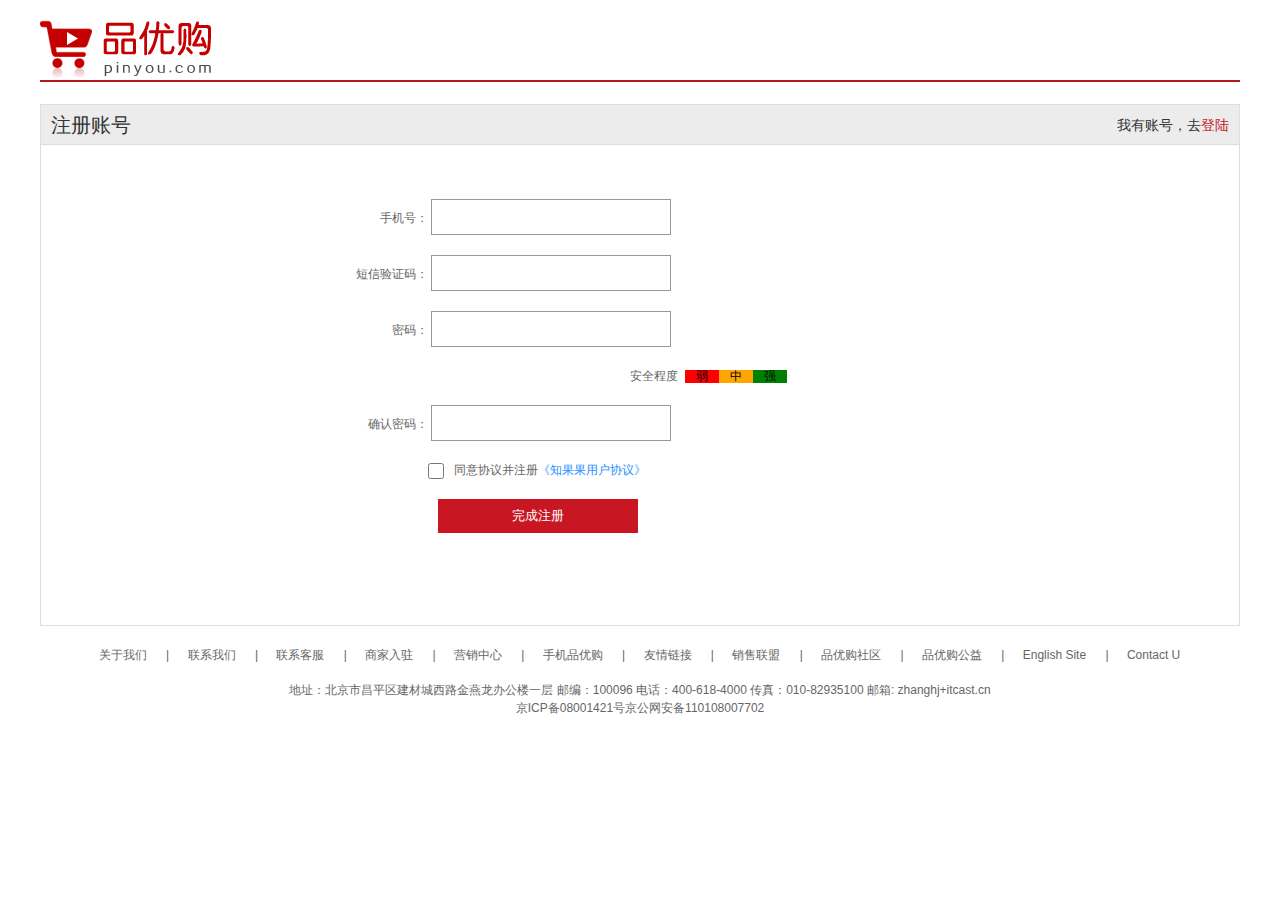
<file: 仿写静态页面/PC端/shopping/register.html>
<!DOCTYPE html>
<html lang="en">

<head>
    <meta charset="UTF-8">
    <meta http-equiv="X-UA-Compatible" content="IE=edge">
    <meta name="viewport" content="width=device-width, initial-scale=1.0">
    <title>品优购(PY.COM)-正品低价、品质保障、配送及时、轻松购物！</title>
    <!-- 网站说明 -->
    <meta name="description" content="品优购PY.COM-专业的综合网上购物商城，为您提供正品低价的购物选择、优质便捷的服务体验。
    商品来自全球数十万品牌商家，囊括家电、手机、电脑、服装、居家、母婴、美妆、个护、食品、生鲜等丰富品类，满足各种购物需求。" />
    <!-- 关键字 -->
    <meta name="Keywords" content="网上购物,网上商城,家电,手机,电脑,服装,居家,母婴,美妆,个护,食品,生鲜,品优购" />
    <!-- 引入CSS初始化样式文件 -->
    <link rel="stylesheet" href="css/base.css">
    <!-- 引入register注册页样式 -->
    <link rel="stylesheet" href="css/register.css">
    <!-- 引入register.js文件 -->
    <script src="./js/register.js"></script>
</head>

<body>
    <!-- 头部logo模块 start -->
    <header>
        <div class="logo w">
            <a href="index.html"><img src="images/logo.png" alt=""></a>
        </div>
    </header>
    <!-- 头部logo模块 start -->

    <!-- 注册页主体区 start -->
    <div class="registee w">
        <div class="reg_hd">
            注册账号
            <h3>我有账号，去<a href="#" class="fontcolor-red">登陆</a></h3>
        </div>
        <div class="reg_bd">
            <ul>
                <li>
                    <label for="" class="prompt_right">手机号：</label>
                    <input type="text" class="inp phone_number">
                    <span></span>
                </li>
                <li>
                    <label for="" class="prompt_right">短信验证码：</label>
                    <input type="text" class="inp message">
                    <span></span>
                </li>
                <li>
                    <label for="" class="prompt_right">密码：</label>
                    <input type="text" class="inp password">
                    <span></span>
                </li>
                <li class="safe">
                    安全程度&nbsp;&nbsp;<em class="one">弱</em><em class="two">中</em><em class="three">强</em>
                </li>
                <li>
                    <label for="" class="prompt_right">确认密码：</label>
                    <input type="text" class="inp confirm">
                    <span></span>
                </li>
                <li class="reg_agree">
                    <input type="checkbox">同意协议并注册<a href="#" style="color: dodgerblue;">《知果果用户协议》</a>
                </li>
                <li class="reg_btn"><input type="button" value="完成注册"></li>
            </ul>
        </div>
    </div>
    <!-- 注册页主体区 end  -->

    <!-- 底部模块 start -->
    <footer>
        <div class="mod_copyright">
            <div class="links">
                <a href="#">关于我们</a> | <a href="#">联系我们</a> | <a href="#">联系客服</a> | <a href="#">商家入驻</a> | <a
                    href="#">营销中心</a> |
                <a href="#">手机品优购</a> | <a href="#">友情链接</a> | <a href="#">销售联盟</a> | <a href="#">品优购社区</a> | <a
                    href="#">品优购公益</a> |
                <a href="#">English Site</a> | <a href="#">Contact U</a>
            </div>
            <div class="copyright">
                地址：北京市昌平区建材城西路金燕龙办公楼一层 邮编：100096 电话：400-618-4000 传真：010-82935100 邮箱: zhanghj+itcast.cn <br>
                京ICP备08001421号京公网安备110108007702
            </div>
        </div>
    </footer>
    <!-- 底部模块 start -->
</body>

</html>
</file>
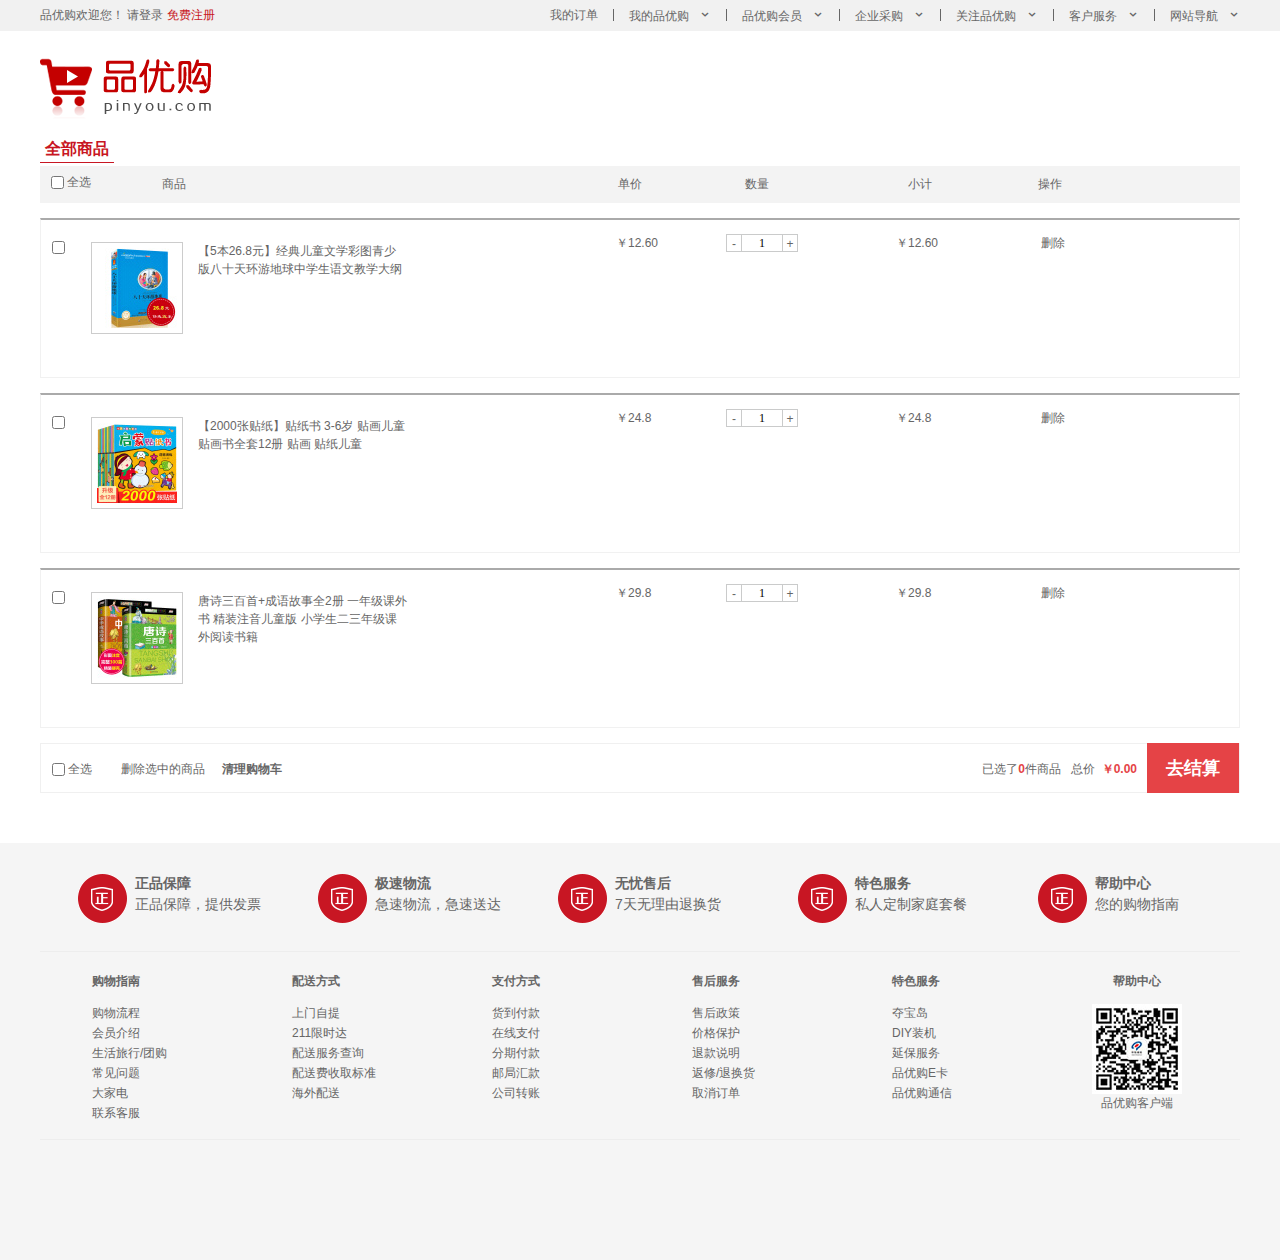
<file: 仿写静态页面/PC端/shopping/shopcar.html>
<!DOCTYPE html>
<html lang="en">

<head>
    <meta charset="UTF-8">
    <meta http-equiv="X-UA-Compatible" content="IE=edge">
    <meta name="viewport" content="width=device-width, initial-scale=1.0">
    <title>品优购(PY.COM)-正品低价、品质保障、配送及时、轻松购物！</title>
    <!-- 网站说明 -->
    <meta name="description" content="品优购PY.COM-专业的综合网上购物商城，为您提供正品低价的购物选择、优质便捷的服务体验。
    商品来自全球数十万品牌商家，囊括家电、手机、电脑、服装、居家、母婴、美妆、个护、食品、生鲜等丰富品类，满足各种购物需求。" />
    <!-- 关键字 -->
    <meta name="Keywords" content="网上购物,网上商城,家电,手机,电脑,服装,居家,母婴,美妆,个护,食品,生鲜,品优购" />
    <!-- 引入favicon图标 -->
    <link rel="shortcut icon" href="favicon.ico">
    <!-- 引入CSS初始化样式文件 -->
    <link rel="stylesheet" href="css/base.css">
    <!-- 引入CSS公共样式文件 -->
    <link rel="stylesheet" href="css/common.css">
    <!-- 引入shopcar样式文件 -->
    <link rel="stylesheet" href="css/shopcar.css">
    <!-- 引入jquery.min.js文件 -->
    <script src="./js/jquery.min.js"></script>
    <!-- 引入shopcar.js文件 -->
    <script src="./js/shopcar.js"></script>
</head>

<body>
    <!-- 快捷导航栏模块 start -->
    <section class="shortcut">
        <div class="w">
            <div class="fl">
                <ul>
                    <li>品优购欢迎您！&nbsp;</li>
                    <li><a href="#">请登录</a>&nbsp;<a href="register.html" class="fontcolor-red">免费注册</a></li>
                </ul>
            </div>
            <div class="fr">
                <ul>
                    <li>我的订单</li>
                    <li></li>
                    <li class="arrow-icon">我的品优购</li>
                    <li></li>
                    <li class="arrow-icon">品优购会员</li>
                    <li></li>
                    <li class="arrow-icon">企业采购</li>
                    <li></li>
                    <li class="arrow-icon">关注品优购</li>
                    <li></li>
                    <li class="arrow-icon">客户服务</li>
                    <li></li>
                    <li class="arrow-icon">网站导航</li>
                </ul>
            </div>
        </div>
    </section>
    <!-- 快捷导航栏模块 end -->

    <!-- header头部模块 start -->
    <header class="header w">
        <!-- logo模块 -->
        <div class="logo">
            <h1>
                <a href="#" title="品优购商城logo">品优购商城</a>
            </h1>
        </div>
    </header>
    <!-- header头部模块 end -->

    <!-- 购物车模块 start -->
    <div class="c-container">
        <div class="w">
            <div class="cart-filter-bar">
                <em>全部商品</em>
            </div>
            <!-- 购物车核心模块 -->
            <div class="cart-warp">
                <!-- 头部全选模块 -->
                <div class="cart-thead">
                    <div class="t-checkbox">
                        <input type="checkbox" name="" id="" class="checkall"> 全选
                    </div>
                    <div class="t-goods">商品</div>
                    <div class="t-price">单价</div>
                    <div class="t-num">数量</div>
                    <div class="t-sum">小计</div>
                    <div class="t-action">操作</div>
                </div>
                <!-- 商品显示模块 -->
                <div class="cart-item-list">
                    <div class="cart-item ">
                        <div class="p-checkbox">
                            <input type="checkbox" name="" id="" class="j-checkbox">
                        </div>
                        <div class="p-goods">
                            <div class="p-img">
                                <img src="./upload/p1.jpg" alt="">
                            </div>
                            <div class="p-msg">
                                【5本26.8元】经典儿童文学彩图青少版八十天环游地球中学生语文教学大纲
                            </div>
                        </div>
                        <div class="p-price">￥12.60</div>
                        <div class="p-num">
                            <div class="quantity-form">
                                <a href="javascript:;" class="decrement">-</a>
                                <input type="text" value="1" class="itxt">
                                <a href="javascript:;" class="increment">+</a>
                            </div>
                        </div>
                        <div class="p-sum">￥12.60</div>
                        <div class="p-action"><a href="javascript:;">删除</a></div>
                    </div>
                    <div class="cart-item">
                        <div class="p-checkbox">
                            <input type="checkbox" name="" id="" class="j-checkbox">
                        </div>
                        <div class="p-goods">
                            <div class="p-img">
                                <img src="./upload/p2.jpg" alt="">
                            </div>
                            <div class="p-msg">
                                【2000张贴纸】贴纸书 3-6岁 贴画儿童 贴画书全套12册 贴画 贴纸儿童
                            </div>
                        </div>
                        <div class="p-price">￥24.8</div>
                        <div class="p-num">
                            <div class="quantity-form">
                                <a href="javascript:;" class="decrement">-</a>
                                <input type="text" value="1" class="itxt">
                                <a href="javascript:;" class="increment">+</a>
                            </div>
                        </div>
                        <div class="p-sum">￥24.8</div>
                        <div class="p-action"><a href="javascript:;">删除</a></div>
                    </div>
                    <div class="cart-item">
                        <div class="p-checkbox">
                            <input type="checkbox" name="" id="" class="j-checkbox">
                        </div>
                        <div class="p-goods">
                            <div class="p-img">
                                <img src="./upload/p3.jpg" alt="">
                            </div>
                            <div class="p-msg">
                                唐诗三百首+成语故事全2册 一年级课外书 精装注音儿童版 小学生二三年级课外阅读书籍
                            </div>
                        </div>
                        <div class="p-price">￥29.8</div>
                        <div class="p-num">
                            <div class="quantity-form">
                                <a href="javascript:;" class="decrement">-</a>
                                <input type="text" value="1" class="itxt">
                                <a href="javascript:;" class="increment">+</a>
                            </div>
                        </div>
                        <div class="p-sum">￥29.8</div>
                        <div class="p-action"><a href="javascript:;">删除</a></div>
                    </div>
                </div>
                <!-- 计算模块 -->
                <div class="cart-floatbar">
                    <div class="select-all">
                        <input type="checkbox" name="" id="" class="checkall"> 全选
                    </div>
                    <div class="operation">
                        <a href="javascript:;" class="remove-batch">删除选中的商品</a>&nbsp;&nbsp;&nbsp;&nbsp;
                        <a href="javascript:;" class="clear-all"><b>清理购物车</b></a>
                    </div>
                    <div class="toolbar">
                        <div class="amount-sum">已选了<em>3</em>件商品</div>
                        <div class="price-sum">总价&nbsp;&nbsp;<em>￥67.20</em></div>
                        <div class="btn-area">去结算</div>
                    </div>
                </div>
            </div>
        </div>
    </div>
    <!-- 购物车模块 end -->

    <!-- 底部footer模块 start-->
    <footer class="footer">
        <div class="w">
            <div class="mod_service">
                <ul>
                    <li>
                        <h5></h5>
                        <div class="service_txt">
                            <h4>正品保障</h4>
                            <p>正品保障，提供发票</p>
                        </div>
                    </li>
                    <li>
                        <h5></h5>
                        <div class="service_txt">
                            <h4>极速物流</h4>
                            <p>急速物流，急速送达</p>
                        </div>
                    </li>
                    <li>
                        <h5></h5>
                        <div class="service_txt">
                            <h4>无忧售后</h4>
                            <p>7天无理由退换货</p>
                        </div>
                    </li>
                    <li>
                        <h5></h5>
                        <div class="service_txt">
                            <h4>特色服务</h4>
                            <p>私人定制家庭套餐</p>
                        </div>
                    </li>
                    <li>
                        <h5></h5>
                        <div class="service_txt">
                            <h4>帮助中心</h4>
                            <p>您的购物指南</p>
                        </div>
                    </li>
                </ul>
            </div>
            <div class="mod_help">
                <dl>
                    <dt>购物指南</dt>
                    <dd><a href="#">购物流程</a></dd>
                    <dd><a href="#">会员介绍</a></dd>
                    <dd><a href="#">生活旅行/团购</a></dd>
                    <dd><a href="#">常见问题</a></dd>
                    <dd><a href="#">大家电</a></dd>
                    <dd><a href="#">联系客服</a></dd>
                </dl>
                <dl>
                    <dt>配送方式</dt>
                    <dd><a href="#">上门自提</a></dd>
                    <dd><a href="#">211限时达</a></dd>
                    <dd><a href="#">配送服务查询</a></dd>
                    <dd><a href="#">配送费收取标准</a></dd>
                    <dd><a href="#">海外配送</a></dd>
                </dl>
                <dl>
                    <dt>支付方式</dt>
                    <dd><a href="#">货到付款</a></dd>
                    <dd><a href="#">在线支付</a></dd>
                    <dd><a href="#">分期付款</a></dd>
                    <dd><a href="#">邮局汇款</a></dd>
                    <dd><a href="#">公司转账</a></dd>
                </dl>
                <dl>
                    <dt>售后服务</dt>
                    <dd><a href="#">售后政策</a></dd>
                    <dd><a href="#">价格保护</a></dd>
                    <dd><a href="#">退款说明</a></dd>
                    <dd><a href="#">返修/退换货</a></dd>
                    <dd><a href="#">取消订单</a></dd>
                </dl>
                <dl>
                    <dt>特色服务</dt>
                    <dd><a href="#">夺宝岛</a></dd>
                    <dd><a href="#">DIY装机</a></dd>
                    <dd><a href="#">延保服务</a></dd>
                    <dd><a href="#">品优购E卡</a></dd>
                    <dd><a href="#">品优购通信</a></dd>
                </dl>
                <dl>
                    <dt>帮助中心</dt>
                    <dd>
                        <img src="images/wx_cz.jpg" alt="图片加载失败">
                        品优购客户端
                    </dd>
                </dl>
            </div>
        </div>
    </footer>
    <!-- 底部footer模块 end-->
</body>

</html>
</file>
<file: NoteBook/font/iconfont.css>
@font-face {
  font-family: "iconfont"; /* Project id 3623135 */
  src: url('iconfont.woff2?t=1661999207937') format('woff2'),
       url('iconfont.woff?t=1661999207937') format('woff'),
       url('iconfont.ttf?t=1661999207937') format('truetype');
}

.iconfont {
  font-family: "iconfont" !important;
  font-size: 16px;
  font-style: normal;
  -webkit-font-smoothing: antialiased;
  -moz-osx-font-smoothing: grayscale;
}

.icon-yongyan:before {
  content: "\e600";
}

.icon-xianshi_tianjia:before {
  content: "\e620";
}

.icon-shanchu:before {
  content: "\e8b6";
}
</file>
<file: NoteBook/css/style.css>
* {
  padding: 0;
  margin: 0;
  box-sizing: border-box;
}
.content {
  width: 100%;
  height: 100vh;
  display: flex;
}
/* 左边布局样式 */
.left {
  position: relative;
  flex: 1.5;
  background-color: #191818;
  color: #666564;
}
.left>.title {
  margin-top: 36px;
  text-align: center;
  color: #666564;
}
.left .addNote {
  position: absolute;
  right: 50%;
  bottom: 30%;
  transform: translate(50%, 0);
  text-align: center;
}
.left .delNote {
  position: absolute;
  right: 12%;
  bottom: 6%;
  text-align: right;
}
.left .iconfont {
  font-size: 26px;
  /* padding: 10px; */
  color: #fff;
}
.left .notebookName {
  margin-top: 60px;
}
.left .notebookName li {
  list-style: none;
  padding: 6px 0;
  padding-left: 26px;
}
.center {
  flex:3.5;
  border-left: 12px solid #eeeeee;
  border-right: 12px solid #eeeeee;
  padding: 0 8px;
}
.center>.title {
  margin-top: 36px;
  padding: 0 16px;
  display: flex;
  justify-content: space-between;
  vertical-align: middle;
  align-items: center;
  color: #c8c9cf;
}
.center .title .editNote {
  background-color: #da3610;
  padding: 4px 30px;
  color: #fff;
  font-size: 12px;
  border-radius: 3px;
}
.center .summary {
  margin-top: 60px;
}
.center .summary li {
  list-style: none;
  background-color: #f6f6f6;
  padding: 6px;
  margin-bottom: 6px;
}
.summary li .title {
  margin-bottom: 6px;
  font-size: 16px;
  color: #857e76;
}
.summary li p {
  font-size: 14px;
  color: #828282;
  overflow: hidden;
  text-overflow: ellipsis;
  display: -webkit-box;
  -webkit-line-clamp: 5;
  word-break: break-all;
  -webkit-box-orient: vertical;
}


.right {
  flex: 5;
  min-width: 200px;
  overflow: hidden;
}
.right .top {
  height: 140px;
  background-color: #da3610;
  display: flex;
  justify-content: center;
  align-items: center;
}
.right .title{
  color: #fff;
  font-size: 36px;
}
.right .content {
  padding: 25px;
}
</file>
<file: 仿写静态页面/PC端/shopping/css/base.css>
/* 所有标签的内外边距清零*/
*{
    margin:0;
    padding:0;
    /* 应用CSS3盒子模型 */
    box-sizing: border-box;
}
/* em和i斜体的文字不倾斜 */
em,
i{
    font-style:normal
}
/* 去掉li的小圆点 */
li{
    list-style:none
}

img{
    /* 照顾低版本浏览器 如果 图片外面包含了链接会有边框的问题 */
    border:0;
    /* 解决图片底侧有空白缝隙的问题 */
    vertical-align:middle
}
/* 当我们鼠标经过button按钮的时候，鼠标变成小手 */
button{
    cursor:pointer
}
a{
    color:#666;
    text-decoration:none
}
a:hover{
    color:#c81623
}
button,
input{  
    /* "\5B8B\4F53"是宋体的意思 这样浏览器兼容性会比较好 */
    font-family:Microsoft YaHei,Heiti SC,tahoma,arial,Hiragino Sans GB,"\5B8B\4F53",sans-serif;
}
body{
    /* css3抗锯齿形，让文字显示的更加清晰 */
    -webkit-font-smoothing:antialiased;
    background-color:#fff;
    font:12px/1.5 Microsoft YaHei,Heiti SC,tahoma,arial,Hiragino Sans GB,"\5B8B\4F53",sans-serif;
    color:#666
}
.hide,.none{
    display:none
}
/* 清除浮动 */
.clearfix:after{
    visibility:hidden;
    clear:both;
    display:block;
    content:".";
    height:0
}
.clearfix{
    *zoom:1
}
</file>
<file: 仿写静态页面/PC端/shopping/css/common.css>
/* 字体图标 */
@font-face {
    font-family: 'icomoon';
    src:  url('../fonts/icomoon.eot?tomleg');
    src:  url('../fonts/icomoon.eot?tomleg#iefix') format('embedded-opentype'),
      url('../fonts/icomoon.ttf?tomleg') format('truetype'),
      url('../fonts/icomoon.woff?tomleg') format('woff'),
      url('../fonts/icomoon.svg?tomleg#icomoon') format('svg');
    font-weight: normal;
    font-style: normal;
    font-display: block;
  }
/* 版心区 */
.w {
    width: 1200px;
    margin: 0 auto;
}
.fl {
    float: left;
}
.fr {
    float: right;
}
.fontcolor-red {
    color: #c81623;
}

/* 快捷导航栏样式 */
.shortcut {
    height: 31px;
    line-height: 31px;
    background-color: #f1f1f1;
}
.shortcut ul li {
    float: left;
}
.shortcut .fr ul li:nth-child(even) {
    width: 1px;
    height: 12px;
    background-color: #666;
    margin: 9px 15px;
}
.arrow-icon::after {
    content: "\e91e";
    font-family: 'icomoon';
    margin-left: 10px;
}

/* header头部模块 */
.header {
    position: relative;
    height: 106px;
}
.logo {
    position: absolute;
    left: 0;
    top: 27px;
    width: 171px;
    height: 61px;
}
.logo a {
    display: block;
    width: 171px;
    height: 61px;
    background: url(../images/logo.png) no-repeat;
    font-size: 0;
}
.search {
    position: absolute;
    height: 36px;
    width: 540px;
    left: 347px;;
    top: 27px;
}
.search input {
    float: left;
    height: 36px;
    width: 455px;
    border: 2px solid #b1191a;
    color: #666666;
    padding-left: 10px;
}
.search input:focus {
    outline: none;
}
.search button {
    float: left;
    height: 36px;
    width: 85px;
    background-color: #b1191a;
    color: #fff;
    font-size: 16px;
    border: 0;
}
.hotwords {
    position: absolute;
    left: 347px;
    top: 62px;
    width: 540px;
    height: 30px;
    line-height: 30px;
}
.hotwords a {
    display: inline-block;
    margin: 0 12px;
    font-size: 10px;
    /* color: #666666; */
}
.shopcar {
    position: absolute;
    right: 64px;
    top: 25px;
    height: 34px;
    width: 138px;
    background-color: #f7f7f7;
    border: 1px solid #dfdfdf;
    font-size: 13px;
    line-height: 34px;
    text-align: center;
}
.shopcar a{
    color: #666666;
    font-size: 12px;
}
.shopcar a::before {
    font-family: 'icomoon';
    content: "\e93a";
    color: #da5555;
    margin-right: 7px;
}
.shopcar a::after {
    font-family: 'icomoon';
    content: "\e920";
    color: #a4a4a4;
    margin-left: 10px;
}
.count {
    position: absolute;
    left: 104px;
    top: -4px;
    height: 14px;
    background-color: #e60012;
    color: #fff;
    border-radius: 7px 7px 7px 0;
    line-height: 14px;
    padding: 0 5px;
}

/* nav导航模块 */
.nav {
    height: 47px;
    border-bottom: 2px solid #b1191a;
}
.nav .dropdown {
    float: left;
    height: 45px;
    width: 210px;
    background-color: #b1191a;
}
.nav .navitems {
    float: left;
}
.dropdown .dt {
    width: 100%;
    height: 100%;
    font-size: 16px;
    color: #fff;
    line-height: 45px;
    text-align: center;
}
.dropdown .dd {
    /* display: none; */
    height: 465px;
    width: 210px;
    background-color: #c81623;
    margin-top: 2px;
}
.dropdown .dd ul li {
    position: relative;
    height: 31px;
    line-height: 31px;
    margin-left: 2px;
    padding-left: 10px;
}
.dropdown .dd ul li:hover {
    background-color: #ffff;
}
.dropdown .dd ul li::after {
    position: absolute;
    right: 10px;
    top: 1px;
    font-family: 'icomoon';
    content: "\e920";
    color: #fff;
    font-size: 14px;
}
.dropdown .dd ul li a {
    font-style: 14px;
    color: #fff;
}
.dropdown .dd ul li a:hover {
    color: #c81623;
}
.navitems ul li{
    float: left;
}
.navitems ul li a {
    display: block;
    height: 45px;
    line-height: 45px;
    font-style: 16px;
    padding: 0 25px;
}

/* 底部footer模块 */
.footer {
    height: 417px;
    background-color: #f5f5f5;
}
.mod_service {
    height: 109px;
    padding-top: 30px;
    border-bottom: 1px solid #ededed;
}
.mod_service ul li {
    float: left;
    height: 80px;
    width: 240px;
    padding-left: 37px;
}
.mod_service ul li h5 {
    float: left;
    height: 50px;
    width: 50px;
    background: url(../images/icons.png) -252px -2px no-repeat;
    margin-right: 8px;
}
.service_txt {
    float: left;
}
.service_txt h4 {
    font-size: 14px;
}
.service_txt p {
    font-size: 14px;
}
.mod_help {
    height: 188px;
    border-bottom: 1px solid #ededed;
    padding-top: 20px;
    padding-left: 52px;
}
.mod_help dl {
    float: left;
    width: 200px;;
}
.mod_help dl dt {
    font-style: 16px;
    font-weight: 800;
    margin-bottom: 14px;
}
.mod_help dl dd {
    height: 20px;
    font-style: 14px;
}
.mod_help dl:last-child {
    width: 90px;
    text-align: center;
}
.mod_copyright {
    text-align: center;
    padding-top: 20px;
}
.mod_copyright a {
    margin: 0 16px 0 15px;
}
.mod_copyright .links {
    margin-bottom: 15px;
    height: 20px;
}

/* banner图片上的圆形链接按钮 */
.swiper-pagination {
    position: absolute;
    background-color: transparent;
}
.swiper-pagination-bullet {
    float: left;
    display: inline-block;
    width: 10px;
    height: 10px;
    border-radius: 5px;
}
.swiper-pagination-clickable {
    background-color: #fff
}
</file>
<file: 仿写静态页面/PC端/shopping/css/index.css>
/* main主模块 */
.main {
    width: 980px;
    height: 455px;
    margin-left: 220px;
    margin-top: 10px;
}
.focus {
    float: left;
    width: 722px;
    height: 455px;
    background: url(../upload/)
}
.newsflash {
    float: right;
    width: 250px;
    height: 455px;
}
.news {
    height: 165px;
    border: 1px solid #e4e4e4;
}
.news_head {
    height: 33px;
    line-height: 33px;
    border-bottom: 1px dotted #e4e4e4;
    padding: 0 15px;
}
.news_head h5 {
    float: left;
    font-size: 14px;
    font-weight: 400;
}
.news_head a {
    float: right;
}
.news_head a::after {
    font-family: "icomoon";
    content: "\e920";
}
.news_body ul {
    padding: 10px 0 10px 15px;
}
.news_body ul li{
    height: 24px;
}
.lifeservice {
    overflow: hidden;
    height: 209px;
    border: 1px solid #e4e4e4;
    border-top: 0;
}
.lifeservice ul {
    width: 253px;
}
.lifeservice ul li {
    float: left;
    height: 71px;
    width: 63px;
    border-right: 1px solid #e4e4e4;
    border-bottom: 1px solid #e4e4e4;
    text-align: center;
}
.lifeservice ul li i{
    display: inline-block;
    height: 28px;
    width: 24px;
    background: url(../images/icons.png) no-repeat -18px -14px;
    margin-top: 12px;
}
.bargain {
    margin-top: 5px;
    height: 75px;
    background-color: purple;
}

/* 推荐模块 */
.recom {
    height: 163px;
    margin-top: 12px;
}
.recom_hd {
    float: left;
    width: 206px;
    height: 163px;
    line-height: 163px;
    text-align: center;
    background-color: #5c5251;
}
.recom_bd {
    float: left;
}
.recom_bd ul li {
    position: relative;
    float: left;
}
.recom_bd ul li img {
    width: 248px;
    height: 163px;
}
.recom_bd ul li:nth-child(-n+3)::after {
    position: absolute;
    right: 0;
    top: 10px;
    content: '';
    height: 143px;
    width: 1px;
    background-color: #ddd;
}

/* 猜你喜欢模块 */
.maybe_like  {
    margin-top: 31px;
}
.maybe_like .box_hd {
    height: 28px;
}
.maybe_like .box_hd .title {
    float: left;
    font-size: 18px;
    color: #333333;
}
.maybe_like .box_hd .more-link {
    float: right;
    font-style: 12px;
    padding-top: 4px;
    margin-right: 35px;
}
.maybe_like .box_hd .more-link .iconfont-loop {
    width: 14px;
    height: 14px;
    padding-left: 9px;
}
.maybe_like .box_hd .more-link .iconfont-loop::before {
    font-family: "icomoon";
    content: "\ea2e";
}
.maybe_like .box_bd {
    height: 233px;
    width: 100%;
    border: 1px solid #ededed;
}
.maybe_like .box_bd ul li {
    float: left;
}
.maybe_like .box_bd ul li:last-child .detail {
    border: 0;
}
.maybe_like .box_bd .brick-item {
    display: block;
    height: 233px;
    width: 199px;
}
.maybe_like .box_bd .brick-item .figure-img {
    width: 199px;
    height: 160px;
    text-align: center;
}
.detail {
    height: 62px;
    border-right: 1px solid #ededed;
    margin-left: 36px;
    padding-right: 40px;
}
.detail .title {
    font-weight: 400;
}
.detail .price {
    color: red;
    font-weight: 700;
}


/* floor楼层模块 */
.floor .w {
    margin-top: 30px;
}
.box_hd {
    height: 30px;
    width: 100%;
    border-bottom: 2px solid #c81623;
}
.box_hd h3 {
    float: left;
    color: #c81623;
    font-style: 18px;
    font-weight: 400;
}

.tab_list {
    float:right;
}
.tab_list ul li {
    float: left;
}
.tab_list ul li a {
    padding: 0 15px;
}
.box_bd{
    height: 361px;
}
.tab_list_item>div {
    float: left;
    height: 361px;
}
.col_210 {
    width: 210px;
    background-color: #f9f9f9;
    text-align: center;
}
.col_210>ul {
    margin-left: 13px;
}
.col_210>ul>li {
    float: left;
    width: 86px;
    height: 33px;
    line-height: 33px;
    margin-right: 12px;
}
.col_329 {
    position: relative;
    width: 329px;
}
.col_329 .swiper-pagination {
    left: 142px;
    bottom: 16px;
    width: 51px;
    height: 10px;
}
.col_329 .swiper-pagination .swiper-pagination-bullet {
    background-color: #3e3e3e;
    margin-right: 7px;
}
.col_329 .swiper-pagination .swiper-pagination-clickable {
    background-color: #fff
}
.col_221 {
    width: 221px;
    border-right: 1px solid #ccc;
}
.col_219 {
    width: 219px;
    border-right: 1px solid #ccc;
}
.bb {
    display: block;
    border-bottom: 1px solid #ccc;
}
.floor>div:last-child {
    margin-bottom: 30px;
}

/* 电梯导航 */
.fixedtool {
    display: none;
    position: fixed;
    top: 100px;
    left: 0;
    width: 66px;
    background-color: #fff;
} 
.fixedtool li {
    height: 32px;
    line-height: 32px;
    text-align: center;
    cursor: pointer;
    border-bottom: 1px solid #ccc;
}
.current {
    background-color: #b1191a;
    color: #fff;
}
</file>
<file: 仿写静态页面/PC端/study/styles.css>
/* 通配符选择器可清除所有块元素的外边距和内边距 */
* {
    padding: 0;
    margin: 0;
}

.w {
    width: 1200px;
    margin: auto;
}
body {
    background-color: #f3f5f7;
}

li {
    list-style: none;
}
a {
    text-decoration: none;
}
/* 清除浮动 */
.clearfix:before,.clearfix:after { 
    content: "";
    display: table;
}
.clearfix:after {
    clear: both;
}
.clearfix {
    *zoom: 1;
}


.header {
    height: 42px;
    /* 注意此地方的margin会层叠w中的margin值 */
    margin: 30px auto;
}
/* logo模块 */
.logo {
    float: left;
    width: 200px;
    height: 42px;
    
}
/* 导航模块 */
.nav {
    float: left;
    margin-left: 60px;
}
.nav ul li {
    float: left;
    margin: 0 15px;
}
.nav ul li a {
    display: block;
    height: 42px;
    padding: 0 10px;
    line-height: 42px;
    font-size: 18px;
    color: #050505;
}
.nav ul li a:hover {
    border-bottom: 2px solid #00a4ff;
    
}

/* 搜索模块 */
.search {
    float: left;
    width: 412px;
    height: 42px;
    margin-left: 60px;
    background-color: #00a4ff;
    margin-left: 70px;
}
.search input {
    float: left;
    width: 345px;
    height: 40px;
    border: 1px solid #00a4ff;
    border-right: 0;
    color: gray;
    font-size: 14px;
    padding-left: 15px;
}
.search button {
    float: left;
    width: 50px;
    height: 42px;
    border: 0;
    background-image: url(images/btn.png);
}

/* 用户模块 */
.user {
    float: right;
    height: 42px;
    line-height: 42px;
    margin-right: 30px;
}



/* banner模块 */
.banner {
    height: 412px;
    background-color: #1c036c;
}
.banner .w {
    height: 412px;
    background: url(images/banner2_20190819_210028.png) no-repeat top center;
}
/* 侧导航模块 */
.subnav {
    float: left;
    height: 412px;
    width: 190px;
    background: rgba(0,0,0, 0.3);
}
.subnav ul li {
    height: 46px;
    line-height: 46px;
    padding: 0 20px;
}

.subnav ul li a{
    font-size: 14px;
    color: #fff;
    
}
.subnav ul li a span {
    float: right;
    color: #fff;
}
/* 课程表模块 */
.course {
    float: right;
    width: 230px;
    height: 300px;
    margin-top: 50px;
    background-color: #fff;
}
.course h2 {
    width: 230px;
    height: 48px;
    line-height: 48px;
    background-color: #9bceea;
    text-align: center;
    font-weight: 400;
    color: #fff;
    font-size: 18px;
    
    
}
.bd {
    padding: 0 20px;
}
.bd ul li {
    padding: 15px 0;
    border-bottom: 1px solid #a5a5a5;
}
.bd ul li h4 {
    font-weight: normal;
    font-size: 16px;
    color: #4e4e4e;

}
.bd ul li p {
    font-size: 12px;
    color: #c3c3c3;
}
.bd .more {
    display: block;
    height: 38px;
    line-height: 38px;
    margin-top: 5px;
    color: #00a4ff;
    border: 1px solid #00a4ff;
    font-size: 16px;
    text-align: center;
    
}

/* 兴趣修改模块 */
.goods {
    height: 60px;
    line-height: 60px;
    margin-top: 8px;
    background-color: #fff;
    box-shadow: 0 2px 3px 3px rgba(0,0,0, 0.1)
}

.goods h3 {
    float: left;
    color: #00a4ff;
    margin: 0 34px;

}

.goodsitems li {
    float: left;
}

.goodsitems li a {
    color: #050505;
    font-size: 12px;
    border-left: 1px solid #bfbfbf;
    padding: 0 36px;
}

.goods .mod {
    float: right;
    color: #00a4ff;
    font-size: 12px;
    margin-right: 26px;

}

/* 精品推荐模块 */
.box {
    margin-top: 35px;
} 
.box-hd {
    height: 45px;
}
.box-hd h3 {
    float: left;
    color: #494949;
    font-size: 20px;
}
.box-hd a {
    float: right;
    color: #a5a5a5;
    font-size: 12px;
    margin-top: 10px;
    margin-right: 32px;
}
.box-bd ul {
    width: 1215px;
}
.box-bd ul li{
    float: left;
    width: 228px;
    height: 270px;
    background-color: #ffffff;
    margin-right: 15px;
    margin-bottom: 15px;
}
.box-bd ul li img {
    width: 100%;
} 
.box-bd ul li h4 {
    font-weight: 400;
    font-size: 12px;
    margin: 25px 25px 20px 20px;
}
.info {
    color: #999999;
    font-size: 11px;
    margin: 0 85px 0 23px;
}
.info span {
    color: #ff7c2d
}

/* 编程入门模块 */
.startcoding {
    height: 65px;
    line-height: 80px;
    
}
.startcoding h3 {
    float: left;
    font-weight: normal;
    font-size: 20px;
    color: #494949;
}
.startcoding ul {
    margin-left: 356px;
}
.startcoding ul li {
    float: left;
    margin-right: 72px;
    font-size: 12px;
    color: #868686;
}
.startcoding .a {
    font-size: 15px;
    color: #00a4ff;
}
.startcoding a {
    float: right;
    color: #a5a5a5;
    font-size: 11px;
    margin-right: 32px;
}

/* footer模块开始 */
.footer {
    height: 417px;
    background-color: #ffffff;
    margin-top: 40px;
}
.footer .w {
    padding-top: 35px;
}
.copyright {
    float: left;
}

.copyright p {
    font-size: 12px;
    color: #666666;
    margin: 20px 0 15px 0;
}
.copyright a {
    display: block;
    width: 118px;
    height: 33px;
    line-height: 33px;
    text-align: center;
    color: #00a4ff;
    border: 1px solid #00a4ff;
    font-size: 16px;
}
.links {
    float: right;
}
.links dl {
    float: left;
    margin-left: 120px;
} 
.links dt {
    font-size: 18px;
    color: #333333;
    margin-bottom: 15px;
}
.links dd {
    font-size: 14px;
    color: #333333;
    margin-bottom: 9px;
}
</file>
<file: 仿写静态页面/响应式布局/alibaixiu/css/index.css>
/* 设计稿最大宽度为1280px */
@media screen and (min-width: 1280px) {
    body {
        width: 1280px;
    }
}
ul,
li {
    padding: 0;
    margin: 0;
}
li {
    list-style: none;
}
a {
    text-decoration: none;
}
a:link,
a:visited,
a:hover,
a:active {
    text-decoration: none;
}


/* 左侧header模块 */
header {
    padding-left: 0!important;
    margin-bottom: 10px;
}
.logo {
    background-color: #429ad9;
}
.logo span {
    display: block;
    height: 50px;
    line-height: 50px;
    text-align: center;
    color: #fff;
    font-size: 18px;
}
.logo img {
    display: block;
    max-width: 100%;
    margin: 0 auto;
}
.nav {
    margin-top: -1px;
}
.nav a {
    display: block;
    height: 50px;
    color: #666;
    background-color: #eee;
    line-height: 50px;
    font-size: 16px;
    padding-left: 30px;
}
.nav a::before {
    padding-right: 5px;
    vertical-align: middle;
}
.nav a:hover {
    background-color: #fff;
    color: #999;
}
/* 中间模块 */
/* .news */
.news {
    border-bottom: 1px solid #e2e2e2;
}
.news ul li {
    float: left;
    width: 25%;
    height: 128px;
    padding-right: 10px;
    margin-bottom: 10px;
    /* background-color: pink; */
}
.news ul li:nth-child(1) {
    width: 50%;
    height: 266px;
}
.carousel-inner>.item>img {
    width: 100%;
    height: 266px;
}
.news ul li>a {
    position: relative;
    display: block;
    width: 100%;
    height: 100%;
    /* background-color: tomato; */
}
.news ul li a img {
    width: 100%;
    height: 100%;
    /* background-color: turquoise; */
}
.news ul li a p,
.carousel-caption {
    position: absolute;
    left: 0;
    bottom: 0;
    width: 100%;
    height: 40px;
    background-color: rgba(0, 0, 0, 0.4);
    font-size: 12px;
    padding: 5px 8px;
    color: #fff;
    margin-bottom: 0;
}
.carousel-caption {
    line-height: 41px;
    font-size: 16px;
    padding: 0;
}
.news ul li:nth-child(1) a p {
    padding: 0;
    font-size: 26px;
    line-height: 40px;
    padding-left: 10px;
}
/* .pubblish */
.pubblish .row {
    border-bottom: 1px solid #e2e2e2;
    padding: 10px 0;
}
.pubblish .row .pic {
    margin-top: 10px;
}
/* .pubblish .row a {
    color: #666;
} */
.pubblish .row img {
    width: 100%;
}


/* 右侧模块 */
.banner img {
    width: 100%;
}
.hot {
    display: block;
    border: 1px solid #e2e2e2;
    margin-top: 20px;
    padding: 0 20px 20px;
}
.hot span {
    display: inline-block;
    background-color: #337ab7;
    color: #fff;
    padding: 10px 16px;
    margin-bottom: 20px;
}
.hot p {
    font-size: 12px;
    color: #666;
}
/* 响应式 */
@media screen and (max-width: 992px) {
    .logo img {
        width: 190px;
        height: 120px;
    }
    .nav li {
        float: left;
        width: 20%;
    }
  
}
@media screen and (max-width: 751px) {
    .news ul li {
        width: 50%;
    }
    .news ul li:nth-child(1) {
        width: 100%;
    }

}
</file>
<file: 仿写静态页面/移动端/heimamm/css/index.css>
body {
  min-width: 320px;
  max-width: 750px;
  margin: 0 auto;
  background-color: #f2f4f7;
}
a {
  text-decoration: none;
  color: #eaeaea;
}
@media screen and (min-width: 750px) {
  html {
    font-size: 37.5px !important;
  }
}
.wrap {
  background-color: #fff;
  padding-bottom: 1.066667rem;
}
.header {
  height: 2.133333rem;
  text-align: center;
  line-height: 2.133333rem;
  font-size: 0.933333rem;
  border-bottom: 1px solid #eaeaea;
  color: #1c1c1c;
}
.nav {
  display: flex;
  flex-wrap: wrap;
}
.nav a {
  flex: 33.33%;
  display: flex;
  flex-direction: column;
  align-items: center;
  padding: 0.64rem 0 0.8rem;
}
.nav a img {
  width: 3.706667rem;
  height: 3.706667rem;
}
.nav a span {
  font-size: 0.666667rem;
  color: #999;
}
.nav a:nth-child(-n+3) {
  padding-bottom: 0.8rem;
}
.go a {
  display: block;
  margin: 0 0.533333rem 0 0.533333rem;
}
.go a img {
  display: block;
  width: 100%;
}
.career_guidance {
  padding: 0.986667rem 0.64rem;
  margin-top: 0.426667rem;
  background-color: #fff;
}
.career_guidance .con_hd {
  height: 1.013333rem;
  margin-bottom: 1.066667rem;
}
.career_guidance .con_hd h3 {
  float: left;
  margin: 0;
  font-size: 0.746667rem;
  color: #333;
}
.career_guidance .con_hd h3 i {
  display: inline-block;
  width: 1.013333rem;
  height: 1.013333rem;
  background: url(../icons/i2.png) no-repeat;
  background-size: 1.013333rem 1.013333rem;
  vertical-align: middle;
}
.career_guidance .con_hd a {
  float: right;
  font-size: 0.533333rem;
  color: #999;
}
.career_guidance .get_job_focus {
  position: relative;
}
.career_guidance .get_job_focus .swiper-container {
  width: 14.4rem;
  height: 100%;
}
.career_guidance .get_job_focus .swiper-slide {
  text-align: center;
  font-size: 18px;
  background: #fff;
  /* Center slide text vertically */
  display: -webkit-box;
  display: -ms-flexbox;
  display: -webkit-flex;
  display: flex;
  flex-direction: column;
  -webkit-box-pack: center;
  -ms-flex-pack: center;
  -webkit-justify-content: center;
  justify-content: center;
  -webkit-box-align: center;
  -ms-flex-align: center;
  -webkit-align-items: center;
  align-items: center;
  transition: 300ms;
  transform: scale(0.8);
  opacity: 0.4;
}
.career_guidance .get_job_focus .swiper-slide a {
  width: 9.013333rem;
  height: 10.026667rem;
}
.career_guidance .get_job_focus .swiper-slide a img {
  width: 100%;
  height: 100%;
}
.career_guidance .get_job_focus .swiper-slide p {
  width: 9.013333rem;
  font-size: 0.666667rem;
  color: #333333;
}
.career_guidance .get_job_focus .swiper-slide-active,
.career_guidance .get_job_focus .swiper-slide-duplicate-active {
  transform: scale(1);
  z-index: 99;
  opacity: 1;
}
.get_job_focus .swiper-button-next,
.get_job_focus .swiper-button-prev {
  outline: none;
}
.get_job_focus .swiper-button-next::after,
.get_job_focus .swiper-button-prev::after {
  color: #333;
  font-size: 1.12rem;
}
.recharge_learning {
  padding: 0.986667rem 0.64rem;
  margin-top: 0.426667rem;
  margin-bottom: 3.76rem;
  background-color: #fff;
}
.recharge_learning .con_hd {
  height: 1.013333rem;
  margin-bottom: 1.066667rem;
}
.recharge_learning .con_hd h3 {
  float: left;
  margin: 0;
  font-size: 0.746667rem;
  color: #333;
}
.recharge_learning .con_hd h3 i {
  display: inline-block;
  width: 1.013333rem;
  height: 1.013333rem;
  background: url(../icons/i2.png) no-repeat;
  background-size: 1.013333rem 1.013333rem;
  vertical-align: middle;
}
.recharge_learning .con_hd a {
  float: right;
  font-size: 0.533333rem;
  color: #999;
}
.study .swiper-container {
  width: 100%;
  height: 100%;
}
.study .swiper-slide {
  text-align: left;
  font-size: 18px;
  background: #fff;
  overflow: hidden;
  width: 7.893333rem;
  height: 9.013333rem;
  border-radius: 0.266667rem;
  box-shadow: 0 0 0.266667rem rgba(0, 0, 0, 0.1);
}
.study .swiper-slide a {
  display: block;
}
.study .swiper-slide a .title {
  font-size: 0.666667rem;
  color: #333;
  font-weight: normal;
  margin: 0.533333rem 0;
  padding: 0 0.266667rem;
}
.study .swiper-slide a .price {
  font-size: 0.586667rem;
  color: #999;
}
.study .swiper-slide a .price .num {
  color: #ff4400;
}
.footer {
  position: fixed;
  bottom: 0;
  left: 50%;
  transform: translateX(-50%);
  width: 20rem;
  display: flex;
  height: 3.04rem;
  border-top: 1px solid #e2e2e2;
  background-color: #fff;
  z-index: 999;
}
.footer a {
  flex: 1;
  display: flex;
  flex-direction: column;
  justify-content: center;
  align-items: center;
}
.footer a img {
  width: 1.066667rem;
  height: 1.04rem;
}
.footer a span {
  font-size: 0.586667rem;
  color: #666;
}
</file>
<file: 仿写静态页面/移动端/flex布局/携程/css/index.css>
/* 常用初始化样式 */
body {
    max-width: 540px;
    min-width: 320px;
    margin: 0 auto;
    font: normal 14px/1.5 Tahoma, "Lucida Grande",Verdana,"MicrosoftYahei",STXihei,hei;
    color: #000;
    background-color: #f2f2f2;
    overflow-x: hidden;
    -webkit-tap-highlight-color: transparent;
}
a {
    text-decoration: none;
}
li {
    list-style: none;
}
* {
    margin: 0;
    padding: 0;
}
div {
    box-sizing: border-box;
}
/* 顶部搜索框模块 */
.search {
    position: fixed;
    top: 0;
    left: 50%;
    transform: translateX(-50%);
    max-width: 540px;
    min-width: 320px;
    display: flex;
    width: 100%;
    height: 44px;
    background-color: #f6f6f6;
    border-top: 1px solid #ccc;
    border-bottom: 1px solid #ccc;
}
.search-box {
    position: relative;
    height: 26px;
    line-height: 24px;
    flex: 1;
    margin: 7px 10px;
    border-radius: 5px;
    border: 1px solid #ccc;
    padding-left: 25px;
    color: #999;
    box-shadow: 0 0 5px 1px rgb(0, 0, 0,20%);
}
.search-box::before {
    position: absolute;
    top: 5px;
    left: 5px;
    content: '';
    display: block;
    width: 15px;
    height: 15px;
    background: url(../images/sprite.png) no-repeat -59px -279px;
    background-size: 104px auto;
    margin-right: 10px;
}
.user {
    width: 44px;
    height: 44px;
    text-align: center;
    color: #2EAAE0;
    font-size: 12px;
}
.user::before {
    content: '';
    display: block;
    width: 23px;
    height: 23px;
    background: url(../images/sprite.png) no-repeat -59px -194px;
    background-size: 104px auto;
    margin: 4px auto -2px;
}

/* 焦点图模块 */
.focus {
    padding-top: 44px;
}
.focus img {
    width: 100%;
}

/* 局部导航栏 */
.local-nav {
    display: flex;
    height: 64px;
    background-color: #fff;
    border-radius: 8px;
    margin: 3px 4px;
}
.local-nav li {
    flex: 1;
}
.local-nav li a {
    display: flex;
    flex-direction: column;
    align-items: center;
    font-size: 12px;
}
.local-nav li [class^="local-nav-icon"] {
    width: 32px;
    height: 32px;
    background-size: 32px auto;
    margin-top: 8px;
}
.local-nav-icon-icon1 {
    background: url(../images/localnav_bg.png) no-repeat 0 0;
}
.local-nav-icon-icon2 {
    background: url(../images/localnav_bg.png) no-repeat 0 -32px;
}
.local-nav-icon-icon3 {
    background: url(../images/localnav_bg.png) no-repeat 0 -64px;
}
.local-nav-icon-icon4 {
    background: url(../images/localnav_bg.png) no-repeat 0 -96px;
}
.local-nav-icon-icon5 {
    background: url(../images/localnav_bg.png) no-repeat 0 -128px;
}

/* 主导航栏 */
nav {
    margin: 0 4px 3px;
    border-radius: 8px;
    overflow: hidden;
}
.nav-common {
    display: flex;
    height: 88px;
}
.nav-common:nth-child(2) {
    margin: 3px 0;
}
.nav-items {
    flex: 1;
    display: flex;
    flex-direction: column;
}
.nav-items a {
    flex: 1;
    text-align: center;
    line-height: 44px;
    color: #fff;
    text-shadow: 1px 1px rgba(0,0,0,.2);
}
.nav-items a:nth-child(2) {
    border-top: 1px solid #fff;
}
.nav-items:nth-child(1) a {
    border: 0;
    background: url(../images/hotel.png) no-repeat bottom  center;
    background-size: 131px auto;
}
.nav-items:nth-child(-n+2) {
    border-right: 1px solid #fff;
}
.nav-common:nth-child(1) {
    background: -webkit-linear-gradient(left,#FA5A55, #FA994D);
}
.nav-common:nth-child(2) {
    background: -webkit-linear-gradient(left,#4B90ED, #53BCED);
}
.nav-common:nth-child(3) {
    background: -webkit-linear-gradient(left,#34C2A9, #6CD559);
}

/* 侧导航栏 */
.subnav-entry {
    display: flex;
    flex-wrap: wrap;
    background-color: #fff;
    border-radius: 8px;
    margin: 0 4px;
    padding: 4px 0;
}
.subnav-entry li {
    flex: 20%;
}
.subnav-entry li a{
    display: flex;
    flex-direction: column;
    align-items: center;
}
.subnav-entry-icon {
    width: 28px;
    height: 28px;
    background: url(../images/subnav-bg.png) no-repeat;
    background-size: 28px auto;
    margin-top: 4px;
}
.act-box {
    background-color: #fff;
    margin: 4px;
    border-top: 1px solid #ccc;
}
.act-hd {
    position: relative;
    height: 44px;
    border-bottom: 1px solid #ccc;
}
.act-hd h2 {
    position: absolute;
    text-indent: -9999px;
}
.act-hd h2::after {
    content: '';
    position: absolute;
    top: 15px;
    left: 10px;
    width: 79px;
    height: 15px;
    background: url(../images/hot.png) no-repeat 0 -20px;
    background-size: 79px auto;
}
.act-hd a {
    position: absolute;
    top: 7px;
    right: 5px;
    color:#fff;
    background: -webkit-linear-gradient(left,#FF506C, #FF6BC6);
    padding: 3px 20px 3px 10px;
    border-radius: 15px;
}
.act-hd a::after {
    position: absolute;
    content: '';
    top: 8px;
    width: 8px;
    height: 8px;
    border-top: 2px solid #fff;
    border-right: 2px solid #fff;
    transform: rotate(45deg);
}
.act-bd div {
    display: flex;
}
.act-bd div a {
    flex: 1;
}
.act-bd div a img {
    width: 100%;
}
.act-bd div:nth-child(2) {
    border-top: 1px solid #eee;
    border-bottom: 1px solid #eee;
}
.act-bd div a:nth-child(1) {
    border-right: 1px solid #eee;
}
</file>
<file: 仿写静态页面/移动端/rem适配/suning/css/index.css>
html {
  font-size: 50px;
}
@media screen and (min-width: 320px) {
  html {
    font-size: 21.33333333px;
  }
}
@media screen and (min-width: 360px) {
  html {
    font-size: 24px;
  }
}
@media screen and (min-width: 375px) {
  html {
    font-size: 25px;
  }
}
@media screen and (min-width: 384px) {
  html {
    font-size: 25.6px;
  }
}
@media screen and (min-width: 400px) {
  html {
    font-size: 26.66666667px;
  }
}
@media screen and (min-width: 414px) {
  html {
    font-size: 27.6px;
  }
}
@media screen and (min-width: 424px) {
  html {
    font-size: 28.26666667px;
  }
}
@media screen and (min-width: 480px) {
  html {
    font-size: 32px;
  }
}
@media screen and (min-width: 540px) {
  html {
    font-size: 36px;
  }
}
@media screen and (min-width: 720px) {
  html {
    font-size: 48px;
  }
}
@media screen and (min-width: 750px) {
  html {
    font-size: 50px;
  }
}
body {
  min-width: 320px;
  width: 15rem;
  margin: 0 auto;
  line-height: 1.5;
  font-family: Arial, Helvetica;
  background: #f2f2f2;
}
a {
  text-decoration: none;
}
.search-content {
  display: flex;
  position: fixed;
  top: 0;
  left: 50%;
  transform: translateX(-50%);
  width: 15rem;
  height: 1.76rem;
  background-color: #ffc001;
}
.search-content .category {
  width: 0.88rem;
  height: 1.4rem;
  margin: 0.22rem 0.5rem 0.14rem 0.48rem;
  background: url(../images/category.png) no-repeat;
  background-size: 0.88rem 1.4rem;
}
.search-content .search {
  flex: 1;
}
.search-content .search input {
  outline: none;
  border: 0;
  width: 100%;
  height: 1.32rem;
  border-radius: 0.66rem;
  margin-top: 0.24rem;
  padding: 0.02rem 0.04rem 0.02rem 1.1rem;
  font-size: 0.5rem;
}
.search-content .login {
  width: 1.5rem;
  height: 1.4rem;
  line-height: 1.4rem;
  text-align: center;
  font-size: 0.5rem;
  margin: 0.2rem;
  color: #fff;
}
.banner {
  width: 15rem;
  height: 7.36rem;
}
.banner img {
  width: 100%;
}
.ad {
  display: flex;
}
.ad a {
  flex: 1;
}
.ad a img {
  width: 100%;
}
nav {
  width: 15rem;
}
nav a {
  float: left;
  width: 3rem;
  height: 2.8rem;
  text-align: center;
}
nav a img {
  display: block;
  width: 1.64rem;
  height: 1.64rem;
  margin: 0.2rem 0.68rem 0;
}
nav a span {
  font-size: 0.5rem;
  color: #333;
}
</file>
<file: 仿写静态页面/移动端/流式布局/京东/css/index.css>
body {
    width: 100%;
    min-width: 320px;
    max-width: 640px;
    font-size: 14px;
    color: #fff;
    font-family: -apple-system, Helvetica, sans-serif;
    line-height: 1.5;
    margin: 0 auto;
}
div {
    box-sizing: border-box;
}
img {
    vertical-align: middle;
}
a {
    text-decoration: none;
    color: #666;
}
/* 清除浮动 */
.clearfix:after{
    visibility:hidden;
    clear:both;
    display:block;
    content:".";
    height:0
}
.clearfix{
    *zoom:1
}
/* 顶部 */
.app {
    height: 45px;
}
.app ul {
    margin: 0;
    padding: 0;
    list-style: none;
} 
.app ul li {
    float: left;
    height: 45px;
    line-height: 45px;
    text-align: center;
    background-color: #333;
}
.app ul li:nth-child(1) {
    width: 8%;
}
.app ul li:nth-child(1) img {
    width: 10px;
}
.app ul li:nth-child(2) {
    width: 10%;
}
.app ul li:nth-child(2) img {
    width: 30px;
}
.app ul li:nth-child(3) {
    width: 57%;
}
.app ul li:nth-child(4) {
    width: 25%;
    background-color: #F63515;
}
/* 搜索 */
.search-wrap {
    position: fixed;
    overflow: hidden;
    width: 100%;
    height: 44px;
    min-width: 320px;
    max-width: 640px;
    z-index: 9999;
}
.search-btn {
    position: absolute;
    top: 0;
    left: 0;
}
.search-btn::before {
    content: '';
    display: block;
    height: 20px;
    width: 18px;
    background: url(../images/s-btn.png) no-repeat;
    background-size: 20px 18px;
    margin: 14px 0 0 15px;
}
.search-login {
    position: absolute;
    top: 0;
    right: 0;
    width: 40px;
    height: 44px;
    color: #fff;
    line-height: 44px;
}
.search-box {
    position: relative;
    height: 30px;
    margin: 0 50px;
    background-color: #fff;
    border-radius: 15px;
    margin-top: 7px;
}
.jd-con {
    position: absolute;
    top: 8px;
    left: 13px;
    width: 20px;
    height: 15px;
    background: url(../images/jd.png) no-repeat;
    background-size: 20px 15px;
}
.jd-con::after {
    position: absolute;
    top: 0;
    right: -8px;
    content: '';
    display: block;
    width: 1px;
    height: 15px;
    background-color: #ccc;
}
.search-con {
    position: absolute;
    top: 8px;
    left: 50px;
    width: 18px;
    height: 15px;
    background: url(../images/jd-sprites.png)  no-repeat -81px 0;
    background-size: 200px auto;
}

.slider img {
    width: 100%;
}
/* 复制css样式 */
.swiper-container {
    width: 100%;
    height: 100%;

  }
.swiper-slide {
    text-align: center;
    font-size: 18px;
    background: #fff;

    /* Center slide text vertically */
    display: -webkit-box;
    display: -ms-flexbox;
    display: -webkit-flex;
    display: flex;
    -webkit-box-pack: center;
    -ms-flex-pack: center;
    -webkit-justify-content: center;
    justify-content: center;
    -webkit-box-align: center;
    -ms-flex-align: center;
    -webkit-align-items: center;
    align-items: center;
}
.swiper-pagination-bullet-active {
    background-color: #fff!important;
}

.market-act div {
    float: left;
    width: 33.33%;
}
.market-act div img {
    width: 100%;
}
nav a {
    float: left;
    width: 20%;
    text-align: center;
}
nav a img {
    width: 40px;
    margin: 10px 0;
}
nav a span {
    display: block;
}
.news {
    margin-top: 20px;
}
.news a {
    float: left;
    box-sizing: border-box;
}
.news a:nth-child(1) {
    width: 50%;
}
.news a:nth-child(n+2) {
    width: 25%;
    border-left: 1px solid #ccc;
}
.news img {
    width: 100%;
}
</file>
<file: 仿写静态页面/PC端/shopping/css/list.css>
/* 秒杀logo模块 */
.header .spike {
    position: absolute;
    left: 185px;
    top: 40px;
    height: 32px;
    width: 72px;
    line-height: 32px;
    border-left: 1px solid #b1191a;
    padding-left: 14px;
}
.spike .spike_img {
    width: 56px;
    height: 26px;
}

/* nav导航模块 */
.nav .nav-spike-hd {
    float: left;
    height: 46px;
    line-height: 46px;
    color: #000;
}
.nav-spike-hd ul li {
    float: left;
    font-size: 16px;
    font-weight: 700;
    padding: 0 28px;
}
.nav .nav-spike-sort {
    float: left;
    height: 46px;
    line-height: 46px;
}
.nav-spike-sort ul li {
    float: left;
    font-size: 14px;
    padding: 0 20px;
}
.nav-spike-sort ul li:last-child a::after {
    font-family: "icomoon";
    content: "\e91e";
}
.spike-big-img {
    margin-bottom: 25px;
}

/* 列表主页模块 */
.spike-bd {
    margin: 12px 5px;
}
.spike-bd ul li {
    overflow: hidden;
    float: left;
    width: 290px;
    height: 460px;
    border: 1px soild transparent;
    margin-right: 10px;
}
.spike-bd ul li:nth-child(4n) {
    margin-right: 0px;
}
.spike-bd ul li:hover {
    border: 1px solid #b1191a;
}
.spike-goods-title {
    padding: 0 12px;
    margin: 12px 0;
}
.spike-goods-price {
    padding: 0 12px;
    margin: 12px 0;
}
.spike-goods-price>span {
    font-size: 22px;
    font-weight: 700;
    color: #b1191a;
}
.spike-goods-bar {
    padding: 0 12px;
    margin: 6px 0;
}
.bar-box {
    display: inline-block;
}
.bar-left {
    float: left;
    width: 100px;
    height: 12px;
    border: 1px solid #b1191a;
    border-radius: 5px 0 0 5px;
    border-right: 0;
}
.bar-right {
    float: left;
    width: 32px;
    height: 12px;
    border-radius: 0 5px 5px 0;
    background-color: #b1191a;
}
.spike-button {
    display: block;
    height: 50px;
    line-height: 50px;
    text-align: center;
    width: 292px;
    background-color: #b1191a;
    color: #fff;
}
</file>
<file: 仿写静态页面/PC端/shopping/css/register.css>
/* 版心设置 */
.w {
    width: 1200px;
    margin: 0 auto;
}

/* 头部logo模块 */
.logo {
    height: 82px;
    border-bottom: 2px solid #b1191a;
    padding-top: 20px;
}

/* 注册页主体区 */
 .registee {
     height: 522px;
     border: 1px solid #dddddd;
     margin-top: 22px;
 }
 .reg_hd {
     height: 40px;
     line-height: 40px;
     background-color: #ececec;
     border-bottom: 1px solid #dddddd;
     font-size: 20px;
     color: #333333;
     padding: 0 10px;
 }
 .reg_hd h3 {
     float: right;
     font-size: 14px;
     font-weight: 400;
 }
 .reg_hd h3 a {
     color: #c81623;
 }
 .reg_bd {
     width: 600px;
     margin: 0 auto;
 }
.reg_bd ul{
     margin-top: 54px;
}
.reg_bd ul li {
     margin-bottom: 20px;
}
.prompt_right {
    display: inline-block;
    width: 88px;
    text-align: right;
}
.reg_bd .inp {
     width: 240px;
     height: 36px;
     border: 1px solid #999999;
}
.reg_bd .error,
.reg_bd .success {
     margin-left: 10px;
}

.reg_bd .error img,
.reg_bd .success img{
     width: 20px;
     height: 20px;
     vertical-align: middle;
}
.safe {
    font-size: 12px;
    padding-left: 290px;
}
.safe .one,
.safe .two, 
.safe .three {
    display: inline-block;
    width: 34px;
    height: 13px;
    line-height: 13px;
    text-align: center;
    color: #000;
}
.safe .one {
    background-color: red;
}
.safe .two {
    background-color: orange;
}
.safe .three {
    background-color: green;
}
.reg_agree {
    padding-left: 88px;
}
.reg_agree input {
    width: 16px;
    height: 16px;
    border: 1px solid #dddddd;
    vertical-align: middle;
    margin-right: 10px;
}
.reg_btn input {
    width: 200px;
    height: 34px;
    background-color: #c81623;
    color: #fff;
    border: 0;
    margin-left: 98px;
}
.mod_copyright {
    text-align: center;
    padding-top: 20px;
}
.mod_copyright a {
    margin: 0 16px 0 15px;
}
.mod_copyright .links {
    margin-bottom: 15px;
    height: 20px;
}
</file>
<file: 仿写静态页面/PC端/shopping/css/shopcar.css>
.cart-filter-bar {
    font-size: 16px;
    color: #c81623;
    font-weight: bold;
}
.cart-filter-bar em {
    border-bottom: 1px solid #c81623;
    padding: 5px;
}
/* 头部全选模块 */
.cart-thead {
    height: 37px;
    line-height: 37px;
    background-color: #f3f3f3;
    margin: 5px 0 10px;
}
.cart-thead>div {
    float: left;
}
.t-checkbox,
.p-checkbox {
    width: 122px;
    height: 18px;
    line-height: 18px;
    padding-left: 11px;
    padding-top: 7px;
}
.checkall {
    vertical-align: middle;
}
.t-goods {
    width: 400px;
}
.t-price {
    width: 120px;
    padding-right: 40px;
    text-align: right;
}
.t-num {
    width: 150px;
    text-align: center;
}
.t-sum {
    width: 100px;
    text-align: right;
}
.t-action {
    width: 130px;
    text-align: right;
}
/* 商品显示模块 */
.check-cart-item {
    background-color: #fff4e8;
}
.cart-item {
    height: 160px;
    border-width: 2px 1px 1px;
    border-style: solid;
    border-color: #aaa #f1f1f1 #f1f1f1;
    padding-top: 14px;
    margin: 15px 0;
}
.cart-item>div {
    float: left;
}
.p-checkbox {
    width: 50px;
}
.p-goods {
    width: 525px;
    margin-top: 8px;
}
.p-img {
    float: left;
    padding: 5px;
    border: 1px solid #ccc;
}
.p-msg {
    float: left;
    width: 210px;
    margin: 0 15px;
}
.p-price {
    width: 110px;
}
.p-num {
    width: 170px;
}
.quantity-form {
    width: 88px;
    height: 22px;
}
.decrement,
.increment {
    float: left;
    width: 16px;
    height: 18px;
    line-height: 18px;
    background-color: #fff;
    text-align: center;
    border: 1px solid #cacbcb;
}
.increment {
    margin-left: -1px;
}
.itxt {
    float: left;
    width: 42px;
    height: 18px;
    line-height: 18px;
    background-color: #fff;
    text-align: center;
    outline: none;
    border: 1px solid #cacbcb;
    font-size: 12px;
    font-family: verdana;
    margin-left: -1px;
}
.p-sum {
    width: 145px;
}

/* 计算模块 */
.cart-floatbar {
    height: 50px;
    border: 1px solid #f0f0f0;
    line-height: 50px;
    margin-bottom: 50px;

}
.cart-floatbar>div {
    float: left;
}
.cart-floatbar .toolbar {
    float: right;
}
.toolbar>div {
    float: left;
}
.select-all {
    width: 80px;
    padding-left: 11px;
}
.amount-sum em,
.price-sum em {
    color: #e54346;
    font-weight: 800;
}
.amount-sum {
    margin-right: 10px;
}
.price-sum {
    margin-right: 10px;
}
.btn-area {
    width: 92px;
    height: 50px;
    font-weight: 700;
    font-size: 18px;
    color: #fff;
    background-color: #e54346;
    text-align: center;
    margin-top: -1px;
}
</file>
